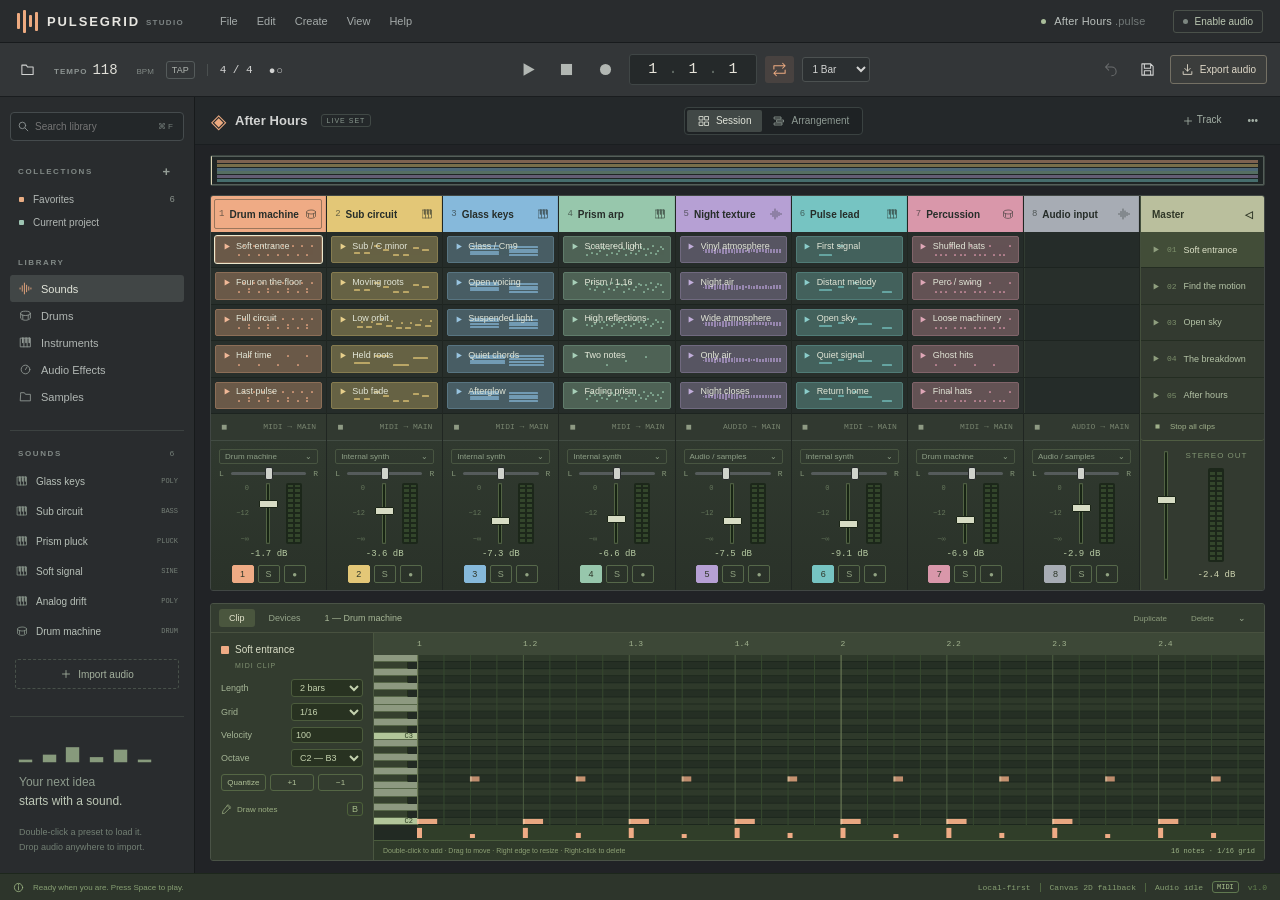
<file: src/studio/upstream/pulsegrid/index.html>
<!doctype html>
<html lang="en"><head><meta charset="utf-8"><meta name="viewport" content="width=device-width,initial-scale=1"><meta name="theme-color" content="#25272a"><title>Pulsegrid — After Hours</title><link rel="icon" href="data:image/svg+xml,%3Csvg xmlns='http://www.w3.org/2000/svg' viewBox='0 0 64 64'%3E%3Crect width='64' height='64' rx='14' fill='%2326292c'/%3E%3Cpath d='M15 24v25M25 15v34M35 23v26M45 12v37' stroke='%23edaa80' stroke-width='5'/%3E%3C/svg%3E"><link rel="stylesheet" href="styles.css"></head>
<body>
<svg aria-hidden="true" class="sprite" xmlns="http://www.w3.org/2000/svg"><defs>
<symbol id="i-play" viewBox="0 0 24 24"><path d="m7 4 14 8-14 8Z" fill="currentColor" stroke="none"/></symbol>
<symbol id="i-stop" viewBox="0 0 24 24"><path d="M5 5h14v14H5Z" fill="currentColor" stroke="none"/></symbol>
<symbol id="i-record" viewBox="0 0 24 24"><circle cx="12" cy="12" r="7" fill="currentColor" stroke="none"/></symbol>
<symbol id="i-search" viewBox="0 0 24 24"><circle cx="10" cy="10" r="6"/><path d="m15 15 5 5"/></symbol>
<symbol id="i-folder" viewBox="0 0 24 24"><path d="M3 7V5h7l2 3h9v12H3Z"/></symbol>
<symbol id="i-grid" viewBox="0 0 24 24"><path d="M3 3h7v7H3Zm11 0h7v7h-7ZM3 14h7v7H3Zm11 0h7v7h-7Z"/></symbol>
<symbol id="i-arrange" viewBox="0 0 24 24"><path d="M3 4h13v4H3Zm5 6h13v4H8ZM3 16h15v4H3Z"/></symbol>
<symbol id="i-wave" viewBox="0 0 24 24"><path d="M2 11v2m4-6v10m4-15v20m4-16v12m4-9v6m4-4v2"/></symbol>
<symbol id="i-key" viewBox="0 0 24 24"><path d="M3 4h18v16H3Zm6 0v16m6-16v16"/><path d="M7 4v8m6-8v8m6-8v8" stroke-width="3"/></symbol>
<symbol id="i-knob" viewBox="0 0 24 24"><circle cx="12" cy="12" r="8"/><path d="m12 12 3-5"/></symbol>
<symbol id="i-drum" viewBox="0 0 24 24"><ellipse cx="12" cy="8" rx="9" ry="4"/><path d="M3 8v9c4 5 14 5 18 0V8M7 11v7m10-7v7"/></symbol>
<symbol id="i-plus" viewBox="0 0 24 24"><path d="M12 5v14M5 12h14"/></symbol>
<symbol id="i-save" viewBox="0 0 24 24"><path d="M4 3h13l4 4v14H3V3Zm3 0v7h10V3M7 21v-7h10v7"/></symbol>
<symbol id="i-download" viewBox="0 0 24 24"><path d="M12 3v12m-5-5 5 5 5-5M4 16v5h16v-5"/></symbol>
<symbol id="i-headphones" viewBox="0 0 24 24"><path d="M4 14V11a8 8 0 0 1 16 0v3M4 13H2v8h5v-8Zm16 0h2v8h-5v-8Z"/></symbol>
<symbol id="i-loop" viewBox="0 0 24 24"><path d="m17 2 4 4-4 4M3 11V6h18M7 22l-4-4 4-4m14-1v5H3"/></symbol>
<symbol id="i-undo" viewBox="0 0 24 24"><path d="M5 8h9a7 7 0 0 1 0 14M9 3 4 8l5 5"/></symbol>
<symbol id="i-mic" viewBox="0 0 24 24"><rect x="8" y="2" width="8" height="13" rx="4"/><path d="M5 10v2a7 7 0 0 0 14 0v-2M12 19v3m-5 0h10"/></symbol>
<symbol id="i-pencil" viewBox="0 0 24 24"><path d="m4 16-1 5 5-1L21 7l-5-5Zm10-12 6 6"/></symbol>
<symbol id="i-info" viewBox="0 0 24 24"><circle cx="12" cy="12" r="9"/><path d="M12 10v7m0-12v2"/></symbol>
</defs></svg>
<div id="app">
<header class="menubar"><a class="brand" href="#" aria-label="Pulsegrid home"><span class="brandmark"><i></i><i></i><i></i><i></i></span>PULSEGRID<span class="edition">STUDIO</span></a><nav aria-label="Application menu"><button data-action="file-menu">File</button><button data-action="edit-menu">Edit</button><button data-action="create-menu">Create</button><button data-action="view-menu">View</button><button data-action="help">Help</button></nav><div class="project-title"><span class="project-dot"></span><span id="project-title">After Hours</span><span class="project-format">.pulse</span></div><button id="audio-enable" class="audio-state" title="Initialize the real audio engine"><span class="status-led"></span>Enable audio</button></header>
<section class="transport" aria-label="Transport">
  <div class="transport-left"><button class="icon-btn" data-action="browser" title="Toggle browser"><svg><use href="#i-folder"/></svg></button><div class="tempo-field"><span>TEMPO</span><input id="tempo" aria-label="Tempo BPM" type="number" min="30" max="300" value="118" step="1"><small>BPM</small></div><button id="tap" title="Tap tempo">TAP</button><span class="time-signature" title="This version uses 4/4 time">4 / 4</span><button id="metronome" title="Metronome" aria-pressed="false" class="metronome"><span>●</span><span>○</span></button></div>
  <div class="transport-center"><button id="play" class="transport-btn" aria-label="Play or pause" title="Play / pause · Space"><svg><use href="#i-play"/></svg></button><button id="stop" class="transport-btn" aria-label="Stop" title="Stop and reset · Shift + Space"><svg><use href="#i-stop"/></svg></button><button id="record" class="transport-btn record" aria-label="Record" title="Record keyboard MIDI, or microphone on an audio track"><svg><use href="#i-record"/></svg></button><div id="position" class="position" title="Bar · Beat · Sixteenth">1 <span>.</span> 1 <span>.</span> 1</div><button id="loop" class="icon-btn active" title="Arrangement loop" aria-pressed="true"><svg><use href="#i-loop"/></svg></button><select id="quantum" title="Clip launch quantization" aria-label="Launch quantization"><option value="4">1 Bar</option><option value="8">2 Bars</option><option value="1">1 Beat</option><option value="0.25">1/16</option><option value="0">None</option></select></div>
  <div class="transport-right"><button id="undo" class="icon-btn" title="Undo · Ctrl/Cmd + Z"><svg><use href="#i-undo"/></svg></button><button id="save" class="icon-btn" title="Save project with samples · Ctrl/Cmd + S"><svg><use href="#i-save"/></svg></button><button id="export" class="export-button"><svg><use href="#i-download"/></svg>Export audio</button></div>
</section>
<div class="workspace">
<aside id="browser" class="browser">
  <div class="search"><svg><use href="#i-search"/></svg><input id="browser-search" placeholder="Search library" aria-label="Search library"><kbd>⌘ F</kbd></div>
  <div class="browser-heading">COLLECTIONS<button data-action="collections" title="About collections">+</button></div><button class="category collection" data-category="Favorites"><i style="background:#e9ad83"></i>Favorites<span>6</span></button><button class="category collection" data-category="Project"><i style="background:#9ec5b3"></i>Current project</button>
  <div class="browser-heading">LIBRARY</div><div id="categories"><button class="category selected" data-category="Sounds"><svg><use href="#i-wave"/></svg>Sounds</button><button class="category" data-category="Drums"><svg><use href="#i-drum"/></svg>Drums</button><button class="category" data-category="Instruments"><svg><use href="#i-key"/></svg>Instruments</button><button class="category" data-category="Audio Effects"><svg><use href="#i-knob"/></svg>Audio Effects</button><button class="category" data-category="Samples"><svg><use href="#i-folder"/></svg>Samples</button></div>
  <div class="browser-heading browser-divider"><span id="library-heading">SOUNDS</span><span id="library-count">6</span></div><div id="library" class="library"></div>
  <button class="import-button" data-action="import"><svg><use href="#i-plus"/></svg>Import audio</button><div class="browser-footer"><span class="tiny-wave">▁ ▃ ▆ ▂ ▅ ▁</span><div>Your next idea<br><strong>starts with a sound.</strong></div><span>Double-click a preset to load it.<br>Drop audio anywhere to import.</span></div>
</aside>
<main class="main-area">
<section class="set-toolbar"><div class="set-heading"><span class="set-icon">◈</span><strong id="set-name">After Hours</strong><span class="set-tag">LIVE SET</span></div><div class="view-switch" role="tablist"><button id="session-tab" role="tab" aria-selected="true" class="selected"><svg><use href="#i-grid"/></svg>Session</button><button id="arrangement-tab" role="tab" aria-selected="false"><svg><use href="#i-arrange"/></svg>Arrangement</button></div><div class="set-tools"><button data-action="add-midi" title="Add a MIDI track"><svg><use href="#i-plus"/></svg>Track</button><button data-action="rename" title="Rename this project">•••</button></div></section>
<div class="overview" id="overview" title="Click to seek in the 16-bar arrangement"><div class="overview-lanes"></div><div class="overview-window"></div><div class="overview-position" id="overview-position"></div></div>
<section id="session" class="session" aria-label="Session clip launcher"><div id="track-grid" class="track-grid"></div><div id="scene-column" class="scene-column"></div></section>
<section id="arrangement" class="arrangement hidden" aria-label="Arrangement timeline"><div class="arrangement-tools"><span>ARRANGEMENT</span><label>Visible bars <select id="timeline-bars"><option value="16">16</option><option value="8">8</option><option value="32">32</option><option value="64">64</option></select></label><button id="automation-toggle" title="Draw volume automation on the selected track">Automation</button><button data-action="arrange-scene" title="Append the selected scene as a four-bar section">+ Append scene</button><span>Drag clips to move · Drag right edge to resize · Double-click empty lane to insert</span></div><div id="arrangement-body" class="arrangement-body"><div id="arrangement-labels" class="arrangement-labels"></div><canvas id="arrangement-canvas" aria-label="Editable arrangement"></canvas><div id="arrangement-ruler" class="arrangement-ruler"></div><div id="arrangement-clip-labels" class="arrangement-clip-labels"></div></div></section>
<section id="detail" class="detail">
  <div class="detail-tabs"><button id="clip-tab" class="selected">Clip</button><button id="devices-tab">Devices</button><span class="detail-track" id="detail-track">1 — Drum machine</span><span class="detail-spacer"></span><button id="duplicate-clip" title="Duplicate the selected clip into the next available slot">Duplicate</button><button id="delete-clip" title="Delete selected clip">Delete</button><button id="detail-toggle" title="Collapse or expand detail editor">⌄</button></div>
  <div id="clip-detail" class="clip-detail"><aside class="clip-properties"><div class="clip-name-line"><i id="clip-color"></i><input id="clip-name" value="Soft entrance" aria-label="Clip name"></div><div class="clip-type" id="clip-type">MIDI CLIP</div><label>Length <select id="clip-length"><option value="4">1 bar</option><option value="8" selected>2 bars</option><option value="16">4 bars</option><option value="32">8 bars</option></select></label><label>Grid <select id="note-grid"><option value="1">1/4</option><option value="0.5">1/8</option><option value="0.25" selected>1/16</option><option value="0.125">1/32</option></select></label><div id="midi-properties"><label>Velocity <input id="velocity" type="number" min="1" max="127" value="100"></label><label>Octave <select id="octave"><option value="36">C2 — B3</option><option value="48" selected>C3 — B4</option><option value="60">C4 — B5</option><option value="24">C1 — B2</option><option value="72">C5 — B6</option></select></label><div class="small-button-row"><button id="quantize-notes">Quantize</button><button id="transpose-up" title="Transpose one semitone">+1</button><button id="transpose-down" title="Transpose one semitone">−1</button></div></div><div id="sample-properties" class="hidden"><label>Start % <input id="trim-start" type="number" min="0" max="99.9" step="0.1"></label><label>End % <input id="trim-end" type="number" min="0.1" max="100" step="0.1"></label><div class="small-button-row"><button id="sample-reverse">Reverse</button><button id="sample-warp">Repitch sync</button></div></div><button id="pencil" class="pencil" title="Draw mode · B"><svg><use href="#i-pencil"/></svg>Draw notes <kbd>B</kbd></button></aside>
  <div class="editor-wrap" id="editor-wrap"><div id="editor-ruler" class="editor-ruler"></div><div id="piano-keys" class="piano-keys"></div><canvas id="editor-canvas" aria-label="Piano roll and sample waveform editor"></canvas><div id="editor-empty" class="editor-empty hidden"><svg><use href="#i-plus"/></svg><strong>An empty space. A new idea.</strong><span>Double-click a clip slot to start, or drop an audio file.</span></div><div class="editor-caption"><span id="editor-hint">Double-click to add a note · Drag to move · Right edge to resize · Right-click to delete</span><span id="editor-info">C minor · 1/16</span></div></div></div>
  <div id="devices-detail" class="devices-detail hidden"></div>
</section>
</main>
</div>
<footer class="statusbar"><div class="status-left"><svg><use href="#i-info"/></svg><span id="status-message">Ready when you are. Press Space to play.</span></div><div class="status-right"><span id="save-status">Local-first</span><span class="status-separator"></span><span id="render-status">Initializing visuals…</span><span class="status-separator"></span><span id="audio-status">Audio idle</span><button id="midi-connect" title="Connect a MIDI input">MIDI</button><span class="version">v1.0</span></div></footer>
</div>
<div id="toast" class="toast" role="status"></div><div id="menu" class="popup-menu hidden"></div>
<dialog id="export-dialog"><form method="dialog"><header><div><span class="eyebrow">MAKE IT REAL</span><h2>Export your sound.</h2></div><button class="dialog-close" value="cancel" aria-label="Close export">×</button></header><p>A stereo WAV, rendered with the same instruments and effects as your live set.</p><label>Render source<select id="export-mode"><option value="session">Current Session clips</option><option value="arrangement">Arrangement</option></select></label><label>Length<select id="export-bars"><option value="2">2 bars</option><option value="4">4 bars</option><option value="8">8 bars</option><option value="16" selected>16 bars</option><option value="32">32 bars</option><option value="64">64 bars</option></select></label><label>Sample rate<select id="export-rate"><option value="44100">44,100 Hz</option><option value="48000" selected>48,000 Hz</option></select></label><label>Bit depth<select id="export-depth"><option value="16">16-bit PCM</option><option value="24" selected>24-bit PCM</option></select></label><label>Effects tail<select id="export-tail"><option value="0">None</option><option value="2" selected>2 seconds</option><option value="5">5 seconds</option><option value="8">8 seconds</option></select></label><div class="export-note">Internal lookahead latency is compensated. Session export starts the active clips together from beat one.</div><progress id="export-progress" value="0" max="1" class="hidden"></progress><button id="start-export" type="button" class="primary">Render WAV <span>↗</span></button><button id="cancel-export" type="button" class="hidden">Cancel rendering</button></form></dialog>
<dialog id="help-dialog"><form method="dialog"><header><div><span class="eyebrow">PULSEGRID STUDIO</span><h2>A space for your next idea.</h2></div><button class="dialog-close" aria-label="Close help">×</button></header><div class="help-columns"><section><h3>Make some noise</h3><p>Press <kbd>Space</kbd> to play. Launch individual clips with their triangle, or a full scene from the right-hand column. Launches wait for the selected quantization boundary.</p><p>Select a clip to edit. Double-click to add a note, drag to move, drag its right edge to resize. Right-click or <kbd>Delete</kbd> removes selected notes. <kbd>B</kbd> toggles drawing.</p><p>The computer keyboard <kbd>A W S E D F T G Y H U J K</kbd> plays C4–C5. <kbd>Z</kbd>/<kbd>X</kbd> changes octave. Web MIDI is available through the bottom MIDI button.</p></section><section><h3>Shape and arrange</h3><p><kbd>Tab</kbd> switches Session and Arrangement. Double-click an empty arrangement lane to insert its selected clip. Drag or resize instances without changing the source. The Automation button edits a track-volume envelope.</p><p>Drop an audio file to create a sample clip. Start and end markers, reverse, gain, and tempo-synced repitch are non-destructive. No phase-vocoder time stretching is claimed.</p><p>On MIDI tracks, Record overdubs keyboard/MIDI notes. On audio tracks, it requests microphone access and captures raw PCM. Monitoring is off by default to prevent feedback.</p></section></div><p class="help-fine">Local-first · No account · No external audio assets · Save embeds samples · Export renders actual audio<br>Independent software inspired by clip-based DAW workflows. Not affiliated with Ableton. No VST/AU hosting, pitch-preserving warping, or hard-real-time browser guarantee.</p><button class="primary">Back to the set</button></form></dialog>
<input id="audio-file" type="file" accept="audio/*,.wav,.aif,.aiff,.mp3,.ogg,.flac,.m4a" multiple hidden><input id="project-file" type="file" accept=".pulse,.json" hidden>
<script type="module" src="app.js"></script>
</body></html>
</file>
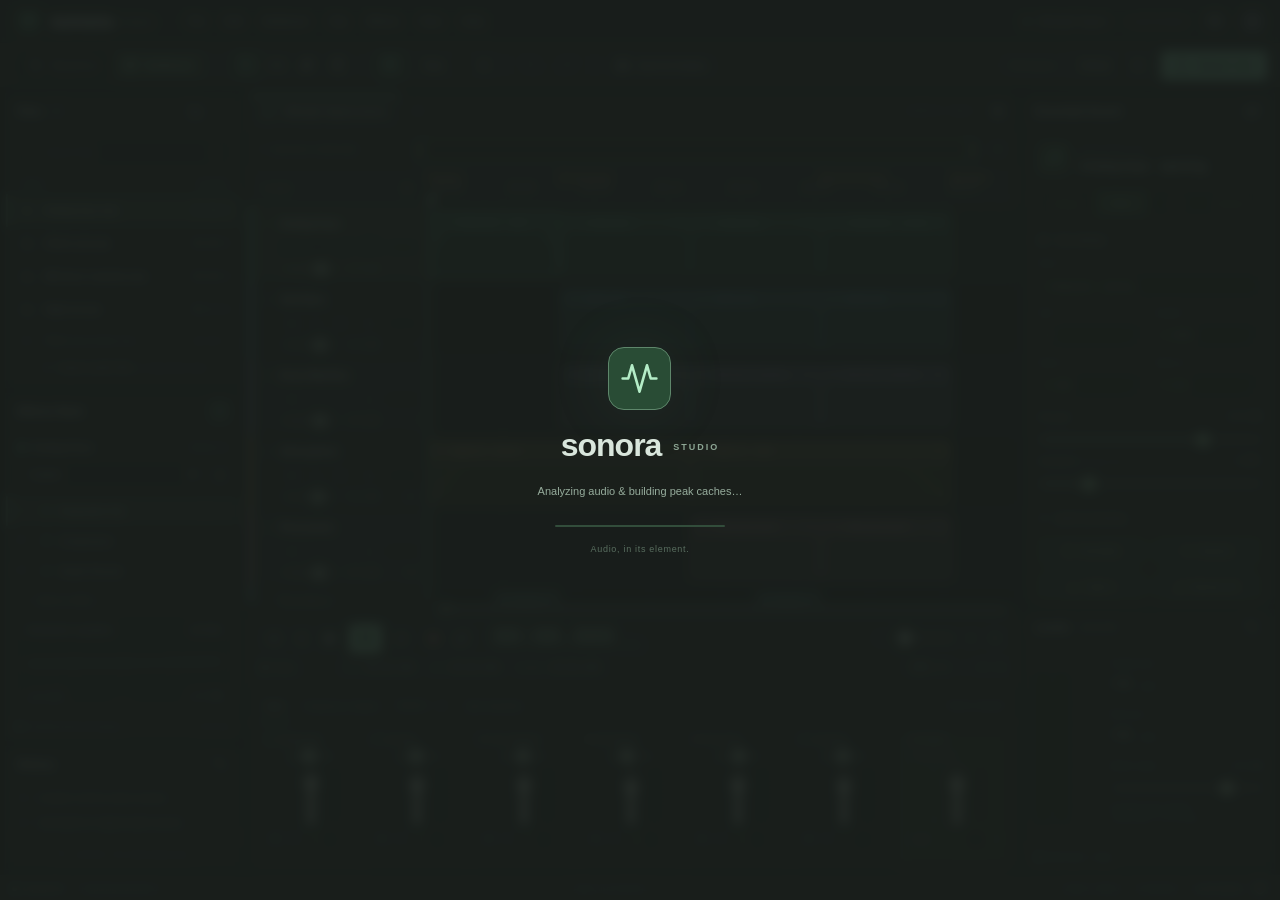
<file: src/studio/upstream/sonora/index.html>
<!doctype html>
<html lang="en">
<head>
<meta charset="utf-8"><meta name="viewport" content="width=device-width, initial-scale=1">
<meta name="theme-color" content="#1e2023"><meta name="description" content="Sonora Studio — a real, local-first audio workstation. Record, edit, mix and master in your browser.">
<title>Sonora Studio — Audio, in its element.</title>
<link rel="icon" type="image/svg+xml" href="assets/icon.svg"><link rel="stylesheet" href="styles.css">
</head>
<body>
<div class="application" id="app">
  <header class="appbar">
    <a class="brand" href="#" aria-label="Sonora Studio" id="brand"><span class="brand-mark"><svg viewBox="0 0 24 24"><path d="M3 12h3l2-7 4 14 4-14 2 7h3"/></svg></span><span>sonora<span class="brand-suffix">STUDIO</span></span></a>
    <nav class="main-menu" aria-label="Main menu"><button data-menu="File">File</button><button data-menu="Edit">Edit</button><button data-menu="Multitrack">Multitrack</button><button data-menu="Clip">Clip</button><button data-menu="Effects">Effects</button><button data-menu="View">View</button><button data-menu="Help">Help</button></nav>
    <div class="session-caption"><span class="saved-dot"></span><span id="session-caption">Midnight Signal</span><span class="caption-divider">/</span><span>Local session</span></div>
    <button class="icon-btn" data-action="shortcuts" title="Keyboard shortcuts (?)" data-icon="keyboard" aria-label="Keyboard shortcuts"></button><span class="local-avatar" title="Your audio stays on this device">S</span>
  </header>
  <div class="toolbar">
    <div class="mode-switch"><button data-mode="waveform" data-icon="wave">Waveform</button><button data-mode="multitrack" class="active" data-icon="tracks">Multitrack</button></div>
    <span class="divider"></span>
    <div class="tool-group" role="toolbar" aria-label="Editing tools"><button class="icon-btn active" data-tool="move" data-icon="cursor" title="Move tool (V)" aria-label="Move tool"></button><button class="icon-btn" data-tool="range" data-icon="range" title="Time selection (T)" aria-label="Time selection tool"></button><button class="icon-btn" data-tool="razor" data-icon="razor" title="Razor tool (R)" aria-label="Razor tool"></button><button class="icon-btn" data-tool="hand" data-icon="hand" title="Hand tool (H)" aria-label="Hand tool"></button></div>
    <span class="divider"></span><button class="icon-btn active" id="snap-button" data-action="snap" data-icon="magnet" title="Snap to grid (S)" aria-label="Toggle snapping"></button><select id="grid-select" aria-label="Snap grid"><option value="beat">Beat</option><option value="bar">Bar</option><option value="half">½ beat</option><option value="time">0.1 sec</option></select>
    <span class="divider"></span><button class="icon-btn" id="undo-button" data-action="undo" data-icon="undo" title="Undo (⌘/Ctrl Z)" aria-label="Undo"></button><button class="icon-btn" id="redo-button" data-action="redo" data-icon="redo" title="Redo (⌘/Ctrl Shift Z)" aria-label="Redo"></button>
    <span class="divider optional"></span><button class="toolbar-button optional" data-action="spectral" data-icon="spectrum" id="spectral-button">Spectral display</button>
    <div class="toolbar-spacer"></div><span class="workspace-label">Workspace</span><select id="workspace-select" aria-label="Workspace"><option value="default">Default</option><option value="editing">Editing</option><option value="mixing">Mixing</option></select>
    <button class="export-button" data-action="export" data-icon="export">Export mix</button>
  </div>
  <main class="workspace" id="workspace">
    <aside class="left-column">
      <section class="panel files-panel"><div class="panel-heading"><h2>Files <span id="file-count" class="count">0</span></h2><div class="heading-actions"><button class="icon-btn" data-action="import" data-icon="folderplus" title="Import audio" aria-label="Import audio"></button><button class="icon-btn" data-action="new" data-icon="more" title="New session" aria-label="New session"></button></div></div>
        <label class="search-field"><span data-icon="search"></span><input id="file-search" placeholder="Search files" aria-label="Search audio files"><kbd>⌘ I</kbd></label>
        <div class="file-table-head"><span>Name</span><span>Duration</span></div><div id="file-list" class="file-list"></div>
        <button class="file-import" data-action="import" data-icon="plus">Import audio files<span>or drop them here</span></button>
      </section>
      <section class="panel effects-panel"><div class="panel-heading"><h2>Effects Rack</h2><button class="icon-btn" id="rack-power" data-action="rack-power" data-icon="power" title="Bypass or enable all track effects" aria-label="Bypass effects rack"></button></div><div class="rack-target"><span class="mini-dot" id="rack-color"></span><span id="rack-track-name">Analog Keys</span><span class="tiny-tag">TRACK FX</span></div>
        <div class="preset-row"><select id="rack-preset" aria-label="Effects preset"><option value="custom">Custom</option><option value="clean">Clean slate</option><option value="warm">Warm & spacious</option><option value="voice">Voice clarity</option><option value="ambient">Ambient wash</option><option value="punch">Punch & presence</option></select><button class="icon-btn" data-action="add-effect" data-icon="plus" title="Add effect" aria-label="Add effect"></button></div>
        <div id="effects-list" class="effects-list"></div><button class="add-effect" data-action="add-effect" data-icon="plus">Add an effect</button>
        <div id="effect-detail" class="effect-detail"></div><div class="rack-footer"><span class="mini-led"></span>Nondestructive processing<span id="rack-latency">32-bit float</span></div>
      </section>
      <section class="panel history-panel"><div class="panel-heading"><h2>History</h2><button class="icon-btn" data-action="undo" data-icon="undo" title="Undo last edit" aria-label="Undo last edit"></button></div><div id="history-list" class="history-list"></div><div class="history-footer"><span data-icon="shield"></span>Local-first. Your audio stays yours.</div></section>
    </aside>
    <section class="center-column">
      <div class="editor-heading"><div class="editor-tab"><span data-icon="tracks"></span><span id="editor-title">Midnight Signal.sonora</span><span id="dirty-indicator" title="Unsaved edits"></span></div><button class="icon-btn" data-action="add-track" data-icon="plus" title="Add track" aria-label="Add track"></button><div class="editor-heading-right"><span id="session-format">48,000 Hz · Stereo</span><button class="icon-btn" data-action="session" data-icon="settings" title="Session settings" aria-label="Session settings"></button></div></div>
      <div class="navigator-row"><div class="navigator-caption"><span class="mini-led"></span>SESSION OVERVIEW</div><div class="navigator" id="navigator"><canvas id="overview-canvas"></canvas><div id="overview-window"></div></div><button class="icon-btn" data-action="fit" data-icon="fit" title="Fit session (F)" aria-label="Fit session"></button></div>
      <div class="timeline-area" id="timeline-area">
        <div class="timeline-ruler"><div class="track-ruler"><span id="track-count">6 tracks</span><button class="icon-btn" data-action="add-track" data-icon="plus" title="Add track" aria-label="Add track"></button></div><div id="ruler" class="ruler"><div id="ruler-ticks"></div><div id="marker-layer"></div><div class="ruler-playhead" id="ruler-playhead"></div></div></div>
        <div class="timeline-scroll" id="timeline-scroll"><div class="timeline-content" id="timeline-content"><div class="track-headers" id="track-headers"></div><div class="lane-wrap" id="lane-wrap"><div id="grid-lanes"></div><div id="clip-layer" class="clip-layer"></div><canvas id="spectral-canvas" class="spectral-canvas"></canvas><canvas id="wave-canvas" class="wave-canvas"></canvas><svg id="automation-layer" class="automation-layer"></svg><div id="range-selection" class="range-selection"></div><div id="spectral-selection" class="spectral-selection"></div><div class="playhead" id="playhead"><span></span></div></div></div></div>
        <div class="horizontal-scroll"><input id="timeline-pan" type="range" min="0" max="1000" value="0" aria-label="Pan timeline"></div>
        <div id="drop-indicator" class="drop-indicator"><span data-icon="import"></span>Drop audio into your session</div>
      </div>
      <div class="transport"><div class="transport-top"><div class="transport-controls"><button class="icon-btn" data-action="start" data-icon="skipback" title="Go to start (Home)" aria-label="Go to start"></button><button class="icon-btn" data-action="back" data-icon="back" title="Previous marker / 5 seconds back" aria-label="Previous marker"></button><button class="icon-btn stop-button" data-action="stop" data-icon="stop" title="Stop (Esc)" aria-label="Stop"></button><button class="play-button" id="play-button" data-action="play" data-icon="play" title="Play / pause (Space)" aria-label="Play"></button><button class="icon-btn" data-action="forward" data-icon="forward" title="Next marker / 5 seconds forward" aria-label="Next marker"></button><button class="icon-btn" id="record-button" data-action="record" data-icon="record" title="Record microphone (Shift R)" aria-label="Record microphone"></button><button class="icon-btn" id="loop-button" data-action="loop" data-icon="loop" title="Loop selected time (L)" aria-label="Loop"></button></div><button class="time-display" id="time-display" title="Click to go to a time" data-action="goto">00:00.000</button><span class="time-unit">min:sec</span><div class="transport-spacer"></div><div class="zoom-control"><button class="icon-btn" data-action="zoom-out" data-icon="minus" title="Zoom out (−)" aria-label="Zoom out"></button><input id="zoom-slider" type="range" min="0" max="100" value="0" aria-label="Timeline zoom"><button class="icon-btn" data-action="zoom-in" data-icon="plus" title="Zoom in (+)" aria-label="Zoom in"></button><button class="icon-btn" data-action="fit" data-icon="fit" title="Fit session (F)" aria-label="Fit session"></button></div></div>
        <div class="transport-bottom"><span id="transport-state"><span class="mini-led"></span>Ready</span><span class="selection-field">Start <b id="selection-start">00:00.000</b></span><span class="selection-field">End <b id="selection-end">00:00.000</b></span><span class="selection-field">Duration <b id="selection-duration">00:00.000</b></span><div class="transport-spacer"></div><button class="tempo-button" data-action="session"><span id="tempo-value">108</span> BPM <span class="time-signature">4 / 4</span></button></div>
      </div>
      <section class="bottom-dock"><div class="dock-tabs" role="tablist"><button data-dock="mixer" class="active" role="tab" aria-selected="true">Mixer</button><button data-dock="spectrum" role="tab" aria-selected="false">Frequency Analysis</button><button data-dock="markers" role="tab" aria-selected="false">Markers <span id="marker-count" class="count">3</span></button><button data-dock="properties" role="tab" aria-selected="false">Clip Properties</button><div class="dock-tab-spacer"></div><span id="dock-info">TRACK MIXER</span></div><div class="dock-body"><div id="mixer-pane" class="dock-pane active"><div id="mixer-strips" class="mixer-strips"></div></div><div id="spectrum-pane" class="dock-pane"><canvas id="spectrum-canvas"></canvas><div class="spectrum-caption">Hann window · FFT 4096 live / 2048 source · dBFS</div></div><div id="markers-pane" class="dock-pane"><div class="marker-toolbar"><span>Navigate the moments that matter.</span><button data-action="add-marker" class="small-button" data-icon="plus">Add marker</button></div><div id="markers-list"></div></div><div id="properties-pane" class="dock-pane"><div id="clip-properties"></div></div></div></section>
    </section>
    <aside class="right-column"><section class="panel essential-panel"><div class="panel-heading"><h2>Essential Sound</h2><button class="icon-btn" data-action="properties" data-icon="sliders" title="Clip properties" aria-label="Clip properties"></button></div><div class="essential-body" id="essential-body"></div></section>
      <section class="panel levels-panel"><div class="panel-heading"><h2>Levels</h2><span class="tiny-tag">MASTER</span><button class="icon-btn" data-action="reset-peaks" data-icon="reset" title="Reset held peaks" aria-label="Reset held peaks"></button></div><div class="levels-main"><div class="meter-pair"><div class="meter-column"><div class="clip-led" id="clip-led-l"></div><div class="meter-well"><div class="meter-fill" id="meter-l"></div><div class="meter-hold" id="hold-l"></div></div><span>L</span></div><div class="meter-column"><div class="clip-led" id="clip-led-r"></div><div class="meter-well"><div class="meter-fill" id="meter-r"></div><div class="meter-hold" id="hold-r"></div></div><span>R</span></div><div class="meter-scale"><span>0</span><span>−6</span><span>−12</span><span>−18</span><span>−24</span><span>−36</span><span>−48</span><span>−60</span></div></div><div class="meter-stats"><label>Sample peak</label><strong id="peak-readout">−∞ <small>dBFS</small></strong><label>RMS level</label><strong id="rms-readout">−∞ <small>dBFS</small></strong><div class="master-gain-label"><label>Master output</label><span id="master-gain-text">−3.0 dB</span></div><input type="range" id="master-gain" min="-60" max="12" step="0.1" value="-3" aria-label="Master output gain"><p>Post-fader stereo metering<br><span>Sample peaks, not true peaks</span></p></div></div><div class="levels-footer"><span class="mini-led"></span><span id="audio-backend">Web Audio · ready</span></div></section>
    </aside>
  </main>
  <footer class="statusbar"><span class="engine-status"><span class="mini-led"></span><b id="renderer-backend">Initializing renderer</b></span><span class="status-separator"></span><span id="render-stats">Preparing waveforms</span><span class="status-center" id="status-message">Audio, in its element.</span><span id="asset-format">48 kHz</span><span class="status-separator"></span><span>32-bit float</span><span class="status-separator"></span><span id="save-state">Local session</span><span data-icon="shield"></span></footer>
</div>
<input type="file" id="file-input" accept="audio/*,.wav,.wave,.mp3,.flac,.aif,.aiff,.m4a,.ogg,.opus,.sonora,.json" multiple hidden>
<div id="menu-popup" class="menu-popup" hidden></div><div id="toast-container" class="toast-container" aria-live="polite"></div>
<dialog id="dialog" class="dialog"></dialog>
<div class="loading-overlay" id="loading-overlay"><div class="loading-card"><div class="loading-logo"><svg viewBox="0 0 24 24"><path d="M3 12h3l2-7 4 14 4-14 2 7h3"/></svg></div><h1>sonora <span>STUDIO</span></h1><p id="loading-message">Building your sound space…</p><div class="loading-line"></div><span>Audio, in its element.</span></div></div>
<script type="module" src="src/app.js"></script>
</body></html>
</file>
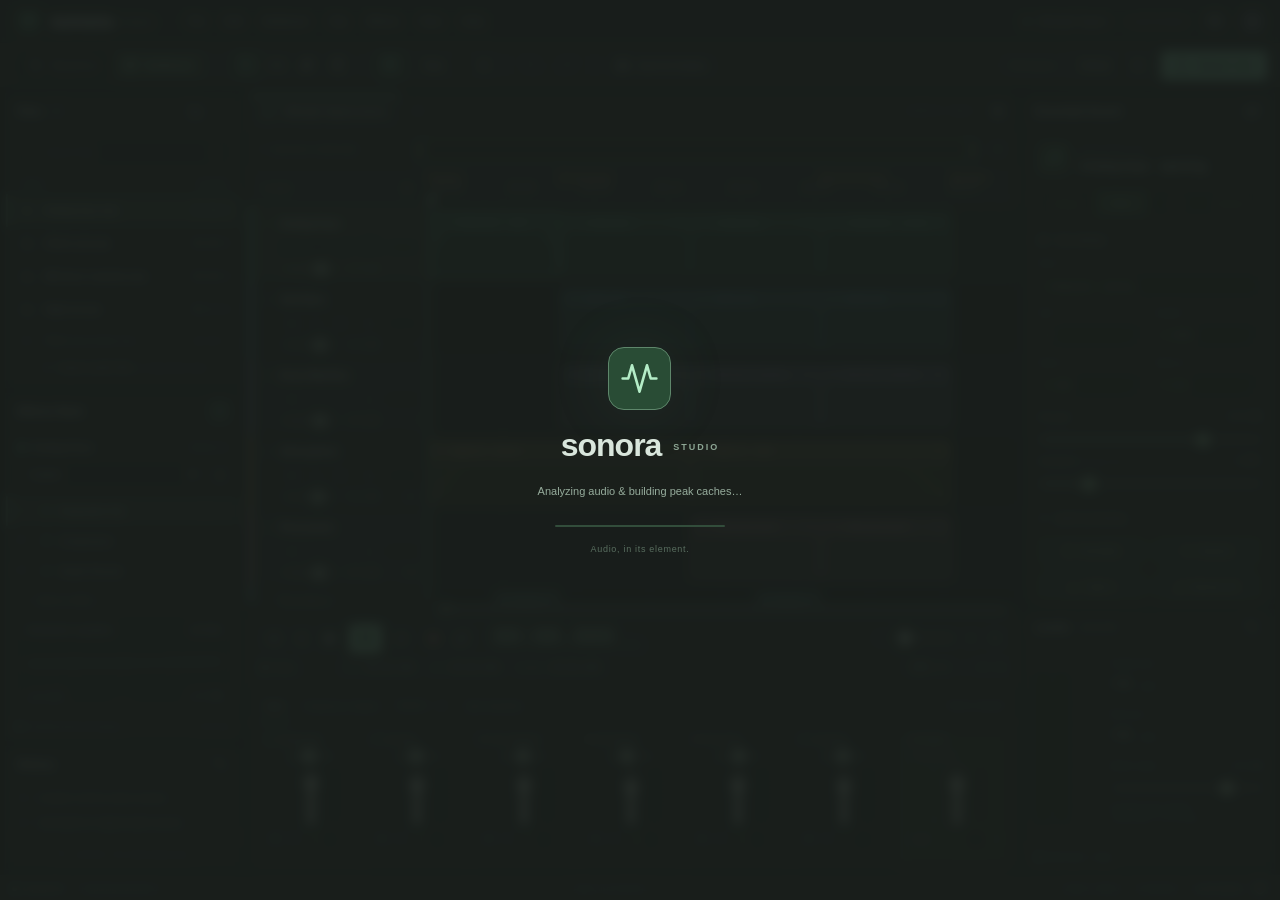
<file: src/studio/upstream/sonora/dist/sonora-studio.html>
<!doctype html>
<html lang="en">
<head>
<meta charset="utf-8"><meta name="viewport" content="width=device-width, initial-scale=1">
<meta name="theme-color" content="#1e2023"><meta name="description" content="Sonora Studio — a real, local-first audio workstation. Record, edit, mix and master in your browser.">
<title>Sonora Studio — Audio, in its element.</title>
<link rel="icon" type="image/svg+xml" href="data:image/svg+xml,%3Csvg%20xmlns%3D%22http%3A%2F%2Fwww.w3.org%2F2000%2Fsvg%22%20viewBox%3D%220%200%2064%2064%22%3E%3Crect%20width%3D%2264%22%20height%3D%2264%22%20rx%3D%2216%22%20fill%3D%22%23132d29%22%2F%3E%3Cpath%20d%3D%22M10%2032h8l5-18%2010%2036%2010-36%205%2018h7%22%20stroke%3D%22%238ce5bc%22%20stroke-width%3D%224%22%20stroke-linecap%3D%22round%22%20stroke-linejoin%3D%22round%22%20fill%3D%22none%22%2F%3E%3C%2Fsvg%3E%0A"><style>
:root{color-scheme:dark;--bg:#191b1e;--panel:#242629;--panel-deep:#202225;--panel-raised:#2b2d31;--line:#34363b;--line-soft:#2c2e32;--text:#d9dbdf;--muted:#90949d;--dim:#646972;--accent:#8ad8b5;--accent-strong:#a4ebca;--accent-bg:#30463e;--input:#1e2023;--track-width:180px;--row-height:76px;--font:Inter,-apple-system,BlinkMacSystemFont,"Segoe UI",sans-serif;--mono:"SFMono-Regular",Consolas,"Liberation Mono",monospace}
*{box-sizing:border-box}html,body{margin:0;width:100%;height:100%;overflow:hidden}body{font:11px var(--font);background:var(--bg);color:var(--text);-webkit-font-smoothing:antialiased}button,input,select{font:inherit}button{color:inherit;cursor:pointer;border:0;background:none;white-space:nowrap}button:disabled{opacity:.28;cursor:default}button:not(:disabled):hover{background:#ffffff09}button:focus-visible,select:focus-visible,input:focus-visible,a:focus-visible{outline:2px solid var(--accent);outline-offset:2px}button,select,input{border-radius:4px}input,select{color:var(--text);background:var(--input);border:1px solid var(--line);padding:5px 7px;min-width:0}select{padding-right:18px;max-width:100%;height:27px;cursor:pointer}input[type=range]{padding:0;accent-color:var(--accent);height:3px;cursor:pointer;border:0;outline-offset:6px}input[type=number]{font-family:var(--mono);appearance:textfield;-moz-appearance:textfield}input[type=number]::-webkit-inner-spin-button{opacity:0}input[type=checkbox]{accent-color:var(--accent)}svg.icon{width:16px;height:16px;display:inline-block;flex-shrink:0;vertical-align:middle;stroke:currentColor;stroke-width:1.65;fill:none;stroke-linecap:round;stroke-linejoin:round}button>.icon{margin-right:6px}button.icon-btn>.icon{margin:0}.icon-btn{display:inline-flex;align-items:center;justify-content:center;width:29px;height:29px;padding:5px;flex-shrink:0;color:#b3b7bf}.icon-btn:hover{color:#fff}.icon-btn.active{color:var(--accent);background:var(--accent-bg)}.application{height:100dvh;display:grid;grid-template-rows:43px 45px minmax(0,1fr) 25px}.appbar{display:flex;align-items:center;gap:12px;background:#202225;padding:0 16px;border-bottom:1px solid #141618;min-width:0}.brand{text-decoration:none;color:#e9ecef;display:flex;align-items:center;gap:9px;font-size:20px;letter-spacing:-.8px;font-weight:650;line-height:1}.brand-mark{width:25px;height:25px;display:flex;background:#29463a;color:#b0f0d0;border:1px solid #416952;border-radius:7px;align-items:center;justify-content:center}.brand-mark svg{width:20px;fill:none;stroke:currentColor;stroke-width:1.65;stroke-linejoin:round;stroke-linecap:round}.brand-suffix{font-size:7px;letter-spacing:1.7px;margin-left:5px;color:#aaaeb6;vertical-align:middle}.main-menu{display:flex;align-items:center;gap:1px;margin-left:13px}.main-menu button{padding:6px 9px;font-size:11px;color:#bfc2c8}.main-menu button.active{background:var(--panel-raised)}.session-caption{margin-left:auto;display:flex;gap:9px;align-items:center;font-size:10px;color:var(--dim);white-space:nowrap;overflow:hidden}.session-caption #session-caption{color:#a6aab2;max-width:160px;overflow:hidden;text-overflow:ellipsis}.saved-dot{width:5px;height:5px;border-radius:50%;background:var(--accent)}.caption-divider{color:#494c54}.local-avatar{width:23px;height:23px;background:#484658;color:#d4cdee;display:grid;place-items:center;border-radius:50%;font-size:10px}.toolbar{display:flex;align-items:center;gap:7px;padding:0 13px;background:#282a2e;border-bottom:1px solid #141619}.mode-switch{display:flex;background:#1d1f22;border:1px solid #393b40;border-radius:5px;padding:2px}.mode-switch button{display:flex;align-items:center;justify-content:center;height:27px;padding:0 12px;gap:1px;color:#9da1aa;font-size:11px}.mode-switch button.active{color:var(--accent-strong);background:#354139;box-shadow:0 1px 2px #0005}.mode-switch svg{width:15px}.divider{height:21px;width:1px;background:#42444b;margin:0 5px;flex-shrink:0}.tool-group{display:flex;gap:2px}.tool-group .icon-btn{height:28px;width:28px}.toolbar-button{display:flex;align-items:center;padding:7px 8px;color:#b6bbc4;font-size:10px}.toolbar-button.active{color:var(--accent);background:#364039}.toolbar select{height:27px;background:#25272b;border-color:#44464d;font-size:10px}.toolbar-spacer{flex:1}.workspace-label{color:var(--dim);font-size:10px;margin-right:2px}.export-button{display:flex;align-items:center;justify-content:center;background:#94dcbb;color:#142e24;font-weight:650;height:29px;padding:0 12px;margin-left:8px;gap:1px;border:1px solid #a5e8c7}.export-button:not(:disabled):hover{background:#b0f3d3}.workspace{display:grid;grid-template-columns:238px minmax(380px,1fr) 252px;gap:5px;padding:5px;background:#17191c;min-height:0}.left-column{display:grid;grid-template-rows:minmax(190px,38%) minmax(250px,1fr) minmax(92px,16%);gap:5px;min-height:0;min-width:0}.panel{background:var(--panel);border:1px solid #303237;min-height:0;min-width:0;overflow:hidden}.panel-heading{height:35px;display:flex;align-items:center;justify-content:space-between;padding:0 11px;border-bottom:1px solid var(--line-soft);flex-shrink:0}.panel-heading h2{font-size:11px;font-weight:560;letter-spacing:.05px;margin:0;display:flex;align-items:center;gap:7px}.panel-heading .icon-btn{width:23px;height:24px;color:var(--muted)}.heading-actions{display:flex;gap:2px}.count{font-size:9px;border:1px solid #45484e;line-height:14px;min-width:16px;padding:0 4px;text-align:center;border-radius:4px;color:#9fa4ae;font-weight:400}.files-panel{display:flex;flex-direction:column}.search-field{display:flex;align-items:center;margin:10px 10px 7px;padding:0 8px;height:27px;background:#1e2023;border:1px solid #383b41;border-radius:4px;color:#727781}.search-field .icon{width:13px;height:13px}.search-field input{background:none;border:none;flex:1;font-size:10px;padding:4px 6px;outline:none}.search-field input::placeholder{color:#747984}.search-field kbd{font:9px var(--font);color:#666b75;white-space:nowrap}.file-table-head{display:flex;justify-content:space-between;padding:5px 12px 6px 15px;font-size:9px;color:#717782}.file-list{overflow-y:auto;flex:1;min-height:35px}.file-row{display:grid;grid-template-columns:18px 1fr 41px;align-items:center;gap:6px;min-height:33px;padding:5px 12px;cursor:pointer;border-left:2px solid transparent}.file-row:hover{background:#ffffff05}.file-row.selected{background:#303c36;border-left-color:var(--accent)}.file-row .icon{width:14px;height:14px;color:var(--muted)}.file-name{font-size:10px;white-space:nowrap;text-overflow:ellipsis;overflow:hidden}.file-duration{font:9px var(--mono);color:#8f959f;text-align:right}.file-import{font-size:10px;display:flex;align-items:center;justify-content:center;flex-wrap:wrap;gap:3px;padding:11px 5px;color:#9aaba2;border-top:1px solid var(--line-soft);margin-top:5px;border-radius:0;min-height:40px}.file-import .icon{width:13px;height:13px;margin-right:2px}.file-import>span:last-child{font-size:9px;color:#616872}.effects-panel{display:flex;flex-direction:column}.rack-target{display:flex;align-items:center;gap:7px;padding:12px 12px 9px;font-size:11px}.mini-dot{width:7px;height:7px;background:var(--accent);border-radius:2px;flex-shrink:0}.tiny-tag{font-size:8px;color:#838a95;letter-spacing:.7px;font-weight:550}.rack-target .tiny-tag{margin-left:auto;font-size:7px;color:#767e87;letter-spacing:.8px}.rack-target #rack-track-name{overflow:hidden;text-overflow:ellipsis;white-space:nowrap}.preset-row{display:flex;gap:6px;padding:0 10px 9px}.preset-row select{flex:1;font-size:10px;height:25px}.preset-row .icon-btn{width:25px;height:25px;border:1px solid #41434a}.effects-list{max-height:162px;overflow-y:auto;flex-shrink:0}.effect-row{height:30px;display:grid;grid-template-columns:19px 24px 1fr 22px 18px;align-items:center;padding:0 8px;color:#bfc3ca;border-left:2px solid transparent;cursor:pointer}.effect-row:hover{background:#2b2e32}.effect-row.selected{border-left-color:var(--accent);background:#303633}.effect-row.off{opacity:.5}.effect-number{font:9px var(--mono);color:#6d747d}.effect-row .icon-btn{height:22px;width:22px}.effect-row .icon-btn .icon{height:12px;width:12px}.effect-power{color:var(--accent)}.effect-title{font-size:10px;text-overflow:ellipsis;overflow:hidden;white-space:nowrap}.effect-row .remove-fx{opacity:0;color:#a9a2a4}.effect-row:hover .remove-fx{opacity:1}.add-effect{font-size:10px;display:flex;align-items:center;padding:8px 12px;color:#787f89;flex-shrink:0}.add-effect .icon{width:12px;height:12px}.effect-detail{background:#202326;overflow-y:auto;margin:0 9px 8px;border:1px solid #363a3f;border-radius:4px;padding:10px;flex:1;min-height:55px}.effect-detail:empty{display:none}.effect-detail-title{font-size:9px;color:#9da5ae;font-weight:550;margin-bottom:12px;display:flex;justify-content:space-between}.effect-control{margin:11px 0 14px}.effect-control:last-child{margin-bottom:5px}.control-label{display:flex;align-items:center;justify-content:space-between;color:#868f99;font-size:9px;margin-bottom:8px}.control-label output{font:9px var(--mono);color:#bec9c3}.effect-control input{width:100%;display:block;height:2px}.eq-mini{height:33px;width:100%;border-bottom:1px solid #344039;display:block;margin-bottom:8px}.rack-footer{padding:9px 10px;font-size:8px;color:#747d83;display:flex;align-items:center;gap:5px;white-space:nowrap}.rack-footer>span:last-child{margin-left:auto;font-size:8px;color:#67736d}.mini-led{width:5px;height:5px;border-radius:50%;background:#8ecfaf;display:inline-block;flex-shrink:0;box-shadow:0 0 5px #76c59b20}.history-panel{display:flex;flex-direction:column}.history-list{overflow:auto;flex:1;padding:4px 0}.history-row{display:flex;align-items:center;gap:8px;padding:6px 11px;font-size:9px;color:#969ba5}.history-row.active{background:#2d3430;color:#b7d3c3}.history-row .icon{width:12px;height:12px;color:#6c7873}.history-row time{margin-left:auto;font:8px var(--mono);color:#65716c}.history-footer{display:flex;align-items:center;justify-content:center;gap:5px;font-size:8px;color:#626c72;padding:9px 4px;border-top:1px solid #2f3337}.history-footer .icon{height:11px;width:11px}.center-column{border:1px solid #35383c;display:grid;grid-template-rows:34px 43px minmax(155px,1fr) 76px 180px;background:#232529;min-width:0;min-height:0}.editor-heading{display:flex;align-items:center;border-bottom:1px solid #16181a;background:#24262a;padding:0 5px 0 0}.editor-tab{height:34px;display:flex;align-items:center;gap:8px;border-top:2px solid var(--accent);background:#2b2e32;padding:0 14px;color:#d0d6d9;font-size:10px;max-width:70%;white-space:nowrap;overflow:hidden}.editor-tab .icon{width:13px;height:13px;color:#8cbca6}.editor-tab #editor-title{overflow:hidden;text-overflow:ellipsis}.editor-tab #dirty-indicator{width:4px;height:4px;border-radius:50%;background:#b6c7bd;display:none;flex-shrink:0}.editor-heading>.icon-btn{color:#747b84;margin-left:4px;height:25px}.editor-heading-right{margin-left:auto;display:flex;align-items:center;gap:10px;font-size:8px;color:#727c85}.editor-heading-right .icon-btn{height:24px}.navigator-row{display:flex;align-items:center;padding:8px 8px 8px 11px;gap:10px;border-bottom:1px solid #393c41;background:#25272b;min-width:0}.navigator-caption{display:flex;align-items:center;gap:7px;font-size:7px;font-weight:600;letter-spacing:1px;white-space:nowrap;width:145px;color:#7d8789;flex-shrink:0}.navigator-caption .mini-led{width:4px;height:4px;opacity:.5}.navigator{height:25px;position:relative;flex:1;min-width:0;overflow:hidden;background:#1b201e;border:1px solid #3c4840;border-radius:3px;cursor:crosshair}.navigator canvas{width:100%;height:100%;display:block;opacity:.6}.navigator #overview-window{position:absolute;top:0;bottom:0;left:0;right:0;background:#9cdbb90b;border:1px solid #8db9a188;border-radius:2px;pointer-events:none}.navigator #overview-window:before,.navigator #overview-window:after{content:"";width:3px;height:12px;background:#80988a;position:absolute;top:5px;border-radius:2px}.navigator #overview-window:before{left:2px}.navigator #overview-window:after{right:2px}.navigator-row>.icon-btn{height:22px;width:22px;color:#7d858e}.timeline-area{display:grid;grid-template-rows:35px minmax(0,1fr) 10px;position:relative;overflow:hidden;background:#1c1e21}.timeline-ruler{display:flex;border-bottom:1px solid #41444c;background:#282b2f;min-width:0;z-index:10}.track-ruler{width:var(--track-width);border-right:1px solid #16181b;display:flex;align-items:center;padding:0 10px 0 12px;justify-content:space-between;font-size:9px;color:#78818c;flex-shrink:0}.track-ruler .icon-btn{height:22px;width:22px}.ruler{flex:1;position:relative;overflow:hidden;cursor:crosshair}.ruler-tick{position:absolute;bottom:0;height:9px;border-left:1px solid #70777e55;color:#a2aab3;font:9px var(--mono);pointer-events:none}.ruler-tick.major{height:13px}.ruler-tick>span{position:absolute;left:5px;bottom:12px;white-space:nowrap;font-size:9px}.marker-flag{position:absolute;top:0;height:14px;display:flex;gap:3px;align-items:center;color:#d0b985;background:#6d573f3b;border-radius:0 0 3px 0;font-size:8px;padding:0 5px 0 4px;cursor:pointer;border-left:2px solid #b5965f;max-width:95px;overflow:hidden;white-space:nowrap}.ruler-playhead{position:absolute;width:11px;height:11px;bottom:-1px;background:#a7e9c6;clip-path:polygon(0 0,100% 0,100% 45%,50% 100%,0 45%);z-index:12;transform:translateX(-5px);pointer-events:none}.timeline-scroll{overflow:auto;position:relative;overscroll-behavior:contain;scrollbar-width:thin;scrollbar-color:#454b50 #1c1f23;min-height:0}.timeline-content{position:relative;min-height:100%}.track-headers{position:absolute;width:var(--track-width);left:0;top:0;z-index:7;border-right:1px solid #101315;background:#272a2e;min-height:100%}.track-header{height:var(--row-height);border-bottom:1px solid #191c1f;border-left:3px solid var(--track-color);padding:9px 10px 6px 10px;position:relative;cursor:default;background:#292c30}.track-header:nth-child(even){background:#25292c}.track-header.selected{background:#303733}.track-header-top{display:flex;align-items:center;gap:7px;height:17px}.track-number{font:8px var(--mono);color:#6f797d;min-width:11px}.track-title{font-size:10px;font-weight:550;white-space:nowrap;text-overflow:ellipsis;overflow:hidden;flex:1;cursor:text}.track-menu{width:17px;height:17px;color:#717d80;padding:0}.track-menu .icon{width:12px;height:12px;margin:0}.track-buttons{display:flex;align-items:center;gap:4px;margin:6px 0 7px 19px}.square-button{height:19px;min-width:21px;font-size:8px;font-weight:650;line-height:18px;text-align:center;background:#1e2225;border:1px solid #40484a;border-radius:3px;color:#99a3a7;padding:0 5px}.square-button.active.mute{background:#bda354;color:#242211;border-color:#e0c874}.square-button.active.solo{background:#75b8ca;color:#143139;border-color:#a3d0dd}.square-button.active.arm{background:#b75257;color:#fce0e3;border-color:#c7767b}.square-button.fx{font-size:7px;color:#8cbd9f;margin-left:3px}.track-meter{height:3px;background:#14191a;margin-left:3px;flex:1;max-width:43px;position:relative;overflow:hidden}.track-meter span{display:block;height:100%;width:0;background:#80cfa4;transition:width .08s}.track-bottom{display:flex;align-items:center;font-size:8px;color:#758085;gap:6px;margin-left:19px}.track-bottom input[type=range]{width:53px;accent-color:#879c91;height:2px}.track-bottom .track-gain-value{font:8px var(--mono);min-width:33px;color:#aeb9b3}.track-pan-value{font:8px var(--mono);margin-left:auto;color:#727f85}.lane-wrap{position:relative;margin-left:var(--track-width);min-height:100%;overflow:hidden;touch-action:none}.grid-lane{height:var(--row-height);border-bottom:1px solid #373a3e;position:relative;background-color:#1d2023;background-image:linear-gradient(to right,#ffffff0a 1px,transparent 1px),linear-gradient(to right,#ffffff03 1px,transparent 1px);background-repeat:repeat}.grid-lane:nth-child(even){background-color:#1a1d20}.grid-lane.selected{background-color:#202824}.grid-lane .track-zero{position:absolute;left:0;right:0;top:56%;height:1px;background:#ffffff04}.clip-layer{position:absolute;left:0;top:0;right:0;height:100%;pointer-events:none}.audio-clip{position:absolute;border:1px solid color-mix(in srgb,var(--clip-color) 42%,#29302e);border-radius:4px;background:color-mix(in srgb,var(--clip-color) 15%,#1a2420);cursor:grab;pointer-events:auto;overflow:visible;touch-action:none;min-width:2px}.audio-clip:hover{filter:brightness(1.08)}.audio-clip.selected{border-color:color-mix(in srgb,var(--clip-color) 95%,#fff);box-shadow:0 0 0 1px color-mix(in srgb,var(--clip-color) 18%,transparent)}.audio-clip.locked{cursor:not-allowed}.clip-label{height:19px;background:color-mix(in srgb,var(--clip-color) 14%,transparent);display:flex;align-items:center;gap:5px;padding:0 7px;font-size:9px;color:color-mix(in srgb,var(--clip-color) 70%,#edf2ec);white-space:nowrap;text-overflow:ellipsis;overflow:hidden;position:relative;z-index:4;border-radius:3px 3px 0 0;pointer-events:none}.clip-label .icon{width:10px;height:10px;opacity:.55}.clip-label-text{overflow:hidden;text-overflow:ellipsis}.clip-label .clip-rate{font:7px var(--mono);margin-left:auto;opacity:.6}.clip-handle{position:absolute;top:21px;bottom:0;width:6px;z-index:6;cursor:ew-resize;opacity:0}.clip-handle.left{left:-1px}.clip-handle.right{right:-1px}.audio-clip:hover .clip-handle,.audio-clip.selected .clip-handle{opacity:1}.clip-handle:after{content:"";position:absolute;top:38%;bottom:38%;width:2px;background:var(--clip-color);border-radius:2px;left:2px;opacity:.6}.fade-handle{position:absolute;top:21px;width:8px;height:8px;border:1px solid var(--clip-color);background:#29362f;z-index:7;transform:rotate(45deg);cursor:ew-resize;opacity:0}.audio-clip:hover .fade-handle,.audio-clip.selected .fade-handle{opacity:.9}.fade-in{left:4px}.fade-out{right:4px}.clip-fade-svg{position:absolute;inset:20px 0 0;width:100%;height:calc(100% - 20px);z-index:4;pointer-events:none}.clip-fade-svg path{stroke:var(--clip-color);stroke-width:.8;fill:color-mix(in srgb,var(--clip-color) 5%,transparent);opacity:.4}.wave-canvas,.spectral-canvas{position:absolute;left:0;pointer-events:none;z-index:3;display:block;width:100%}.spectral-canvas{z-index:2}.playhead{position:absolute;top:0;bottom:0;width:1px;background:#9ee3bd;box-shadow:0 0 2px #8dd9b250;z-index:8;pointer-events:none;will-change:transform}.playhead span{position:absolute;inset:0 -4px}.range-selection{position:absolute;top:0;bottom:0;background:#b1d2ed16;border-left:1px solid #9fc5dd66;border-right:1px solid #9fc5dd66;z-index:5;pointer-events:none;display:none}.spectral-selection{position:absolute;border:1px solid #f4d386;background:#e5b43a22;z-index:7;pointer-events:none;display:none}.automation-layer{position:absolute;inset:0;width:100%;height:100%;pointer-events:none;z-index:7}.automation-layer.visible{pointer-events:auto}.automation-layer path{stroke:#f4c168;stroke-width:1.2;fill:none;pointer-events:none}.automation-layer circle{fill:#ebc37f;stroke:#4c3f28;stroke-width:1;cursor:ns-resize;pointer-events:auto}.horizontal-scroll{height:10px;background:#24292b;display:flex;align-items:center;padding:0 8px 0 calc(var(--track-width) + 6px);border-top:1px solid #171b1d}.horizontal-scroll input{width:100%;height:2px;accent-color:#5b6b64}.horizontal-scroll input::-webkit-slider-thumb{appearance:none;height:6px;width:50px;background:#69786f;border-radius:4px}.drop-indicator{display:none;position:absolute;inset:4px;border:2px dashed var(--accent);background:#1a342be8;color:#afe7cb;z-index:20;align-items:center;justify-content:center;gap:12px;font-size:14px;pointer-events:none}.drop-indicator.visible{display:flex}.drop-indicator .icon{width:24px;height:24px}.transport{background:#282b2e;border-top:1px solid #14171a;border-bottom:1px solid #14171a;padding:8px 12px 5px;min-width:0}.transport-top{display:flex;align-items:center;gap:10px;height:32px}.transport-controls{display:flex;align-items:center;gap:3px}.transport-controls .icon-btn{width:25px;height:26px}.transport-controls .icon{width:15px;height:15px}.play-button{background:#91d3af;color:#152f22;border:1px solid #abdfc2;width:33px;height:29px;display:flex;align-items:center;justify-content:center;margin:0 4px;padding:0}.play-button .icon{margin:0;width:16px;height:16px;fill:currentColor;stroke-width:1}.play-button:not(:disabled):hover{background:#b7e7cb}.stop-button .icon{fill:#a0a7ab;stroke-width:0}.transport #record-button{color:#db777e;margin-left:4px}.transport #record-button .icon{fill:currentColor;stroke-width:0}.transport #record-button.recording{background:#652c35;color:#f58b94;animation:pulse 1s infinite}.time-display{font:24px var(--mono);color:#a7ddb9;letter-spacing:-1px;padding:1px 0;margin-left:9px;line-height:1}.time-unit{font-size:7px;color:#616e6b;align-self:flex-end;padding-bottom:6px;margin-left:-6px}.transport-spacer{flex:1}.zoom-control{display:flex;align-items:center;gap:3px}.zoom-control .icon-btn{width:21px;height:22px;color:#8c979b}.zoom-control .icon{width:12px;height:12px}.zoom-control input{width:58px;accent-color:#b0c6ba;height:2px}.transport-bottom{display:flex;align-items:center;gap:16px;height:27px;font-size:8px;color:#69777c}.transport-bottom #transport-state{display:flex;align-items:center;gap:5px;min-width:66px;color:#8caaa0}.selection-field{display:flex;gap:6px;align-items:center;white-space:nowrap}.selection-field b{font:9px var(--mono);color:#adb6b8}.tempo-button{font-size:8px;color:#74827e;padding:1px 0}.tempo-button #tempo-value{font:10px var(--mono);color:#b0bfb7;margin-right:3px}.time-signature{margin-left:12px;border-left:1px solid #465049;padding-left:12px;font:9px var(--mono);color:#909e97}.bottom-dock{display:flex;flex-direction:column;background:#24272a;min-height:0;overflow:hidden}.dock-tabs{display:flex;align-items:center;gap:10px;padding:0 12px;height:34px;border-bottom:1px solid #383e40;flex-shrink:0;overflow:hidden}.dock-tabs>button{padding:0 3px;height:34px;position:relative;color:#7d898c;font-size:9px}.dock-tabs>button.active{color:#d6e3db}.dock-tabs>button.active:after{content:"";position:absolute;left:0;right:0;bottom:0;background:#91caa6;height:2px}.dock-tabs .count{font-size:7px;margin-left:5px;line-height:11px;min-width:13px;padding:0 3px}.dock-tab-spacer{flex:1}.dock-tabs #dock-info{font-size:7px;font-weight:550;letter-spacing:1px;color:#69766f;white-space:nowrap}.dock-body{flex:1;min-height:0;position:relative}.dock-pane{display:none;width:100%;height:100%;overflow:auto}.dock-pane.active{display:block}.mixer-strips{display:flex;height:100%;min-width:max-content;padding:9px 8px 4px;gap:0}.mixer-strip{width:100px;border-right:1px solid #39413d;padding:0 10px;position:relative;flex:1;min-width:84px;max-width:144px}.mixer-strip.master{border-right:0;border-left:1px solid #4f5d53;margin-left:5px;background:#2b302c;min-width:85px}.mixer-strip.selected{background:#303b341a}.mixer-title{display:flex;align-items:center;gap:5px;font-size:8px;height:14px;white-space:nowrap;overflow:hidden;color:#b5c4bd}.mixer-title:before{content:"";width:4px;height:4px;border-radius:1px;background:var(--track-color);flex-shrink:0}.mixer-pan{display:flex;align-items:center;justify-content:space-between;font-size:7px;color:#687a76;height:19px;gap:5px}.mixer-pan input{width:47px;accent-color:#9bb5a6;height:2px}.mixer-channel-body{height:61px;display:flex;align-items:stretch;justify-content:center;gap:9px;position:relative}.mixer-db-scale{display:flex;flex-direction:column;justify-content:space-between;font:6px var(--mono);color:#626f6a;padding:2px 0}.mixer-fader{writing-mode:vertical-lr;direction:rtl;width:16px!important;height:59px!important;accent-color:#bdc8c1!important}.mini-meter-well{background:#131b18;width:9px;height:59px;border:1px solid #374d3f;position:relative;overflow:hidden;background-image:repeating-linear-gradient(to top,transparent 0,transparent 3px,#2b3b31 3px,#2b3b31 4px)}.mini-meter-fill{position:absolute;bottom:0;left:0;right:0;height:0;background:linear-gradient(to top,#5d9976 0%,#9fcd87 68%,#dcca74 86%,#d87d68 100%);transition:height .07s}.mini-meter-well:after{content:"";position:absolute;inset:0;background:repeating-linear-gradient(to top,transparent 0,transparent 3px,#19251eaa 3px,#19251eaa 4px)}.mixer-strip-bottom{display:flex;align-items:center;justify-content:space-between;gap:4px;height:26px}.mixer-strip-bottom .square-button{height:16px;min-width:16px;line-height:14px;padding:0 3px;font-size:7px}.mixer-strip-bottom input[type=number]{width:37px;font-size:8px;height:19px;padding:2px 3px;background:#1d2620;border:1px solid #3f4d42;color:#b1cfbb;text-align:center;margin-left:auto}.mixer-strip-bottom>.unit{font-size:6px;color:#667e6d}.right-column{display:grid;grid-template-rows:minmax(360px,1fr) 261px;gap:5px;min-height:0}.essential-panel{display:flex;flex-direction:column}.essential-body{padding:13px;overflow:auto;flex:1}.selected-clip-heading{display:flex;align-items:center;gap:9px;margin-bottom:13px}.clip-type-icon{width:33px;height:33px;display:flex;align-items:center;justify-content:center;border:1px solid #556959;border-radius:6px;background:#344638;color:#b2d8bb;flex-shrink:0}.clip-type-icon .icon{height:19px;width:19px}.selected-clip-heading label{font-size:8px;color:#6e797f;display:block;margin-bottom:5px;letter-spacing:.4px}.selected-clip-heading h3{font-size:12px;font-weight:550;color:#cdd9d2;margin:0;max-width:150px;white-space:nowrap;text-overflow:ellipsis;overflow:hidden}.sound-role{display:flex;border:1px solid #424a46;background:#1f2521;border-radius:4px;padding:2px;margin-bottom:16px;gap:2px}.sound-role button{height:24px;flex:1;text-align:center;font-size:8px;color:#7d8e82;padding:0 4px}.sound-role button.active{background:#344b3c;color:#b5d9bc}.inspector-section{padding-top:12px;margin-top:12px;border-top:1px solid #383e3b}.inspector-section h3{font-size:9px;letter-spacing:.15px;color:#b4c5bc;font-weight:500;display:flex;align-items:center;gap:6px;margin:0 0 12px}.inspector-section h3 .icon{height:12px;width:12px;color:#768f7d}.inspector-grid{display:grid;grid-template-columns:1fr 1fr;gap:9px}.inspector-field{display:flex;flex-direction:column;gap:5px}.inspector-field label{font-size:8px;color:#7e8b82}.inspector-field input,.inspector-field select{font-size:9px;height:27px;background:#1e2520;border-color:#3c4840;color:#b6c7bb;width:100%}.inspector-field.full{grid-column:1/-1}.inspector-field.input-with-unit{position:relative}.input-unit{position:absolute;right:7px;bottom:9px;font-size:7px;color:#7c9383;pointer-events:none}.inspector-field.input-with-unit input{padding-right:22px}.clip-gain-row{display:flex;justify-content:space-between;align-items:center;font-size:9px;color:#8c9d91;margin:13px 0 9px}.clip-gain-row output{font:9px var(--mono);color:#c4d7ca}.inspector-range{width:100%;height:2px;accent-color:#98c8a3!important}.action-grid{display:grid;grid-template-columns:1fr 1fr;gap:7px}.action-grid button{display:flex;align-items:center;justify-content:center;height:29px;background:#2b352f;border:1px solid #455249;font-size:9px;color:#b0c4b8}.action-grid .icon{width:12px;height:12px;margin-right:5px;color:#8ba895}.source-stats{display:grid;grid-template-columns:1fr 1fr;gap:10px;font-size:8px;color:#7f9184}.source-stats strong{display:block;font:12px var(--mono);color:#b8cdbf;margin-top:5px}.source-stats small{font:7px var(--font);color:#6f8978}.inspector-hint{font-size:8px;line-height:1.7;color:#687e70;margin:10px 0 0}.automation-toggle{display:flex;align-items:center;justify-content:space-between;font-size:9px;color:#a3b9aa;margin-top:12px}.automation-toggle button{font-size:8px;border:1px solid #435549;padding:5px 7px;color:#94b99c}.empty-inspector{display:flex;align-items:center;flex-direction:column;justify-content:center;gap:14px;height:100%;color:#7e8e83;text-align:center;line-height:1.8;font-size:10px}.empty-inspector .icon{width:35px;height:35px;color:#60776a}.levels-panel{display:flex;flex-direction:column}.levels-panel .panel-heading{justify-content:flex-start;gap:11px}.levels-panel .panel-heading .icon-btn{margin-left:auto}.levels-main{display:flex;flex:1;min-height:0;padding:13px 12px 7px;gap:20px}.meter-pair{display:flex;gap:5px;height:100%;position:relative;min-height:120px;padding-top:4px}.meter-column{display:flex;flex-direction:column;align-items:center;gap:5px;height:100%}.clip-led{height:3px;width:14px;background:#523635;border-radius:1px}.clip-led.clipped{background:#f87578;box-shadow:0 0 8px #ea5d5d44}.meter-well{position:relative;height:100%;width:14px;overflow:hidden;border:1px solid #344439;background:#151d18}.meter-fill{height:0;position:absolute;bottom:0;left:0;right:0;background:linear-gradient(to top,#467855 0%,#86ba7b 60%,#c6c674 82%,#d3a463 91%,#d46d65 100%);transition:height .06s}.meter-well:after{content:"";position:absolute;inset:0;background:repeating-linear-gradient(to top,transparent 0,transparent 4px,#17241ccb 4px,#17241ccb 5px)}.meter-column>span{font:8px var(--mono);color:#789481}.meter-hold{height:2px;position:absolute;bottom:0;left:0;right:0;background:#d2daaa;z-index:2;opacity:0}.meter-scale{display:flex;flex-direction:column;justify-content:space-between;font:7px var(--mono);color:#748d79;padding:7px 0 17px 2px}.meter-stats{padding-top:1px;flex:1;min-width:0}.meter-stats>label{display:block;font-size:8px;color:#7d9285;margin-bottom:5px}.meter-stats>strong{display:block;font:19px var(--mono);font-weight:400;color:#bdcfbb;letter-spacing:-.8px;margin-bottom:15px}.meter-stats strong small{font:7px var(--font);letter-spacing:0;color:#7c9983}.master-gain-label{display:flex;justify-content:space-between;font-size:8px;color:#7d9985;gap:5px;margin-bottom:9px}.master-gain-label span{font:8px var(--mono);color:#b0c6b6}.meter-stats input[type=range]{width:100%;height:2px;accent-color:#abc4ac}.meter-stats p{font-size:7px;line-height:1.7;color:#819489;margin:11px 0 0}.meter-stats p span{color:#5f7768}.levels-footer{padding:7px 12px;border-top:1px solid #353e36;font-size:8px;color:#7e9385;display:flex;align-items:center;gap:6px;white-space:nowrap}.statusbar{display:flex;align-items:center;gap:9px;padding:0 12px;background:#25282b;border-top:1px solid #363a3c;color:#79868a;font-size:8px;white-space:nowrap;overflow:hidden}.engine-status{display:flex;align-items:center;gap:6px}.engine-status b{font-weight:450;color:#a0c1aa;font-size:8px}.status-separator{width:1px;height:9px;background:#414b46;flex-shrink:0}.status-center{margin:auto;color:#667c6e;overflow:hidden;text-overflow:ellipsis}.statusbar>.icon{height:10px;width:10px;color:#788c7e}.statusbar #save-state{color:#96ae9d}.menu-popup{position:fixed;z-index:100;min-width:228px;padding:5px;background:#2b3031;border:1px solid #495452;box-shadow:0 10px 35px #0006;border-radius:6px;color:#c8d4cd}.menu-popup[hidden]{display:none}.menu-item{width:100%;display:flex;align-items:center;text-align:left;height:30px;padding:0 9px;gap:8px;font-size:11px}.menu-item .icon{width:14px;height:14px;color:#91a79b}.menu-item kbd{margin-left:auto;font:9px var(--font);color:#788e80}.menu-separator{height:1px;background:#434e46;margin:5px 4px}.menu-heading{padding:7px 9px 4px;font-size:8px;color:#6b8875;text-transform:uppercase;letter-spacing:.8px}.toast-container{position:fixed;right:20px;bottom:41px;z-index:120;display:flex;flex-direction:column;align-items:flex-end;gap:7px;max-width:min(410px,90vw);pointer-events:none}.toast{display:flex;align-items:center;gap:8px;max-width:100%;padding:12px 16px;background:#344e3e;border:1px solid #69826c;color:#dfebe0;border-radius:6px;box-shadow:0 4px 18px #0006;font-size:11px;line-height:1.5;animation:toast-in .2s ease}.toast.error{background:#573439;border-color:#946269;color:#f6d5d5}.toast .icon{width:16px;height:16px;flex-shrink:0}.dialog{width:min(500px,90vw);padding:0;border:1px solid #526254;border-radius:9px;background:#262e29;color:#d0dbd3;box-shadow:0 25px 120px #000a;max-height:85vh}.dialog::backdrop{background:#101814ac;backdrop-filter:blur(4px)}.dialog-header{display:flex;justify-content:space-between;align-items:center;padding:16px 19px;border-bottom:1px solid #3d4b40}.dialog h2{font-size:15px;font-weight:550;margin:0;letter-spacing:-.2px}.dialog-body{padding:19px;max-height:65vh;overflow:auto;font-size:11px;line-height:1.7;color:#a7bcad}.dialog-body p{margin:0 0 14px}.dialog-body p:last-child{margin-bottom:0}.dialog-footer{display:flex;align-items:center;justify-content:flex-end;gap:9px;border-top:1px solid #3a4a3d;padding:12px 19px}.dialog-footer button{padding:8px 15px;border:1px solid #526954;border-radius:4px;font-size:11px}.dialog-footer button.primary{background:#9bd2ad;color:#172f20;font-weight:600;border-color:#aad8b8}.dialog .form-grid{display:grid;grid-template-columns:1fr 1fr;gap:15px}.dialog .form-field{display:flex;flex-direction:column;gap:6px}.dialog .form-field.full{grid-column:1/-1}.dialog .form-field>label{font-size:10px;color:#9aafa0}.dialog input,.dialog select{background:#1e2921;border-color:#4b6250;color:#c5d8c8;height:33px;padding:6px 9px}.dialog .checkbox-field{display:flex;align-items:center;gap:8px;font-size:11px}.dialog .checkbox-field input{height:auto}.dialog-note{font-size:10px;background:#1e2b22;border:1px solid #3e5945;border-radius:5px;padding:11px 12px;margin-top:15px;color:#83a98c}.dialog-error{color:#e9a4aa;font-size:11px;margin-top:12px;line-height:1.5}.shortcuts-table{width:100%;border-collapse:collapse;font-size:11px}.shortcuts-table td{padding:7px 3px;border-bottom:1px solid #394d3e}.shortcuts-table td:last-child{text-align:right;color:#c4d9c8;font-family:var(--mono);font-size:10px}.loading-overlay{position:fixed;inset:0;display:flex;align-items:center;justify-content:center;z-index:200;background:#191e1bea;backdrop-filter:blur(6px);transition:opacity .35s}.loading-overlay.hidden{opacity:0;pointer-events:none}.loading-card{display:flex;flex-direction:column;align-items:center}.loading-logo{width:63px;height:63px;border:1px solid #5e876b;background:#294c35;border-radius:16px;display:grid;place-items:center;box-shadow:0 0 70px #74c99316}.loading-logo svg{width:45px;height:45px;fill:none;stroke:#b4edc7;stroke-width:1.4;stroke-linecap:round;stroke-linejoin:round}.loading-card h1{font-size:32px;letter-spacing:-1px;margin:17px 0 10px;color:#d9e6dc;font-weight:600}.loading-card h1 span{font-size:9px;letter-spacing:2px;color:#8da694;vertical-align:middle;margin-left:4px}.loading-card p{font-size:11px;color:#96ac9c}.loading-line{height:2px;width:170px;background:#324d3b;overflow:hidden;position:relative;margin-top:17px;border-radius:2px}.loading-line:after{content:"";position:absolute;left:-45%;height:100%;width:45%;background:#94d8ab;animation:loading 1.3s infinite ease-in-out}.loading-card>span{font-size:9px;color:#596e60;margin-top:17px;letter-spacing:.7px}.small-button{font-size:10px;padding:5px 9px;background:#354d3c;border:1px solid #58745f;display:inline-flex;align-items:center}.small-button .icon{width:12px;height:12px}.marker-toolbar{display:flex;align-items:center;justify-content:space-between;padding:10px 15px;font-size:10px;color:#8ea496}.marker-list-row{display:grid;grid-template-columns:26px 94px 1fr 28px;align-items:center;padding:6px 15px;border-top:1px solid #36473c;gap:10px;font-size:10px}.marker-list-row input{height:24px;font-size:10px;background:#243229;border-color:#455c4b}.marker-list-row .marker-time{font-family:var(--mono);color:#bccebb;cursor:pointer}.marker-list-row .marker-index{color:#947f5b}.marker-list-row .icon-btn{width:22px;height:22px}.clip-properties-table{font-size:10px;display:grid;grid-template-columns:repeat(4,1fr);gap:18px;padding:19px}.clip-properties-table label{display:block;font-size:8px;color:#789681;margin-bottom:6px}.clip-properties-table strong{font-weight:450;color:#c0d4c3}.spectrum-caption{position:absolute;right:14px;top:12px;font:7px var(--mono);color:#77927d;pointer-events:none}#spectrum-canvas{height:100%;width:100%;display:block}#spectrum-pane{position:relative}.waveform-header{height:100%;padding:16px 13px;border-left:3px solid var(--track-color);background:#2b332d;position:relative}.waveform-header h3{font-size:11px;font-weight:500;color:#b9d2bf;margin:0 0 8px}.waveform-header p{font-size:9px;line-height:1.8;color:#738f7c;margin:0}.waveform-channel-label{position:absolute;right:12px;font:9px var(--mono);color:#6d8c77}.spectral-frequency-label{position:absolute;right:8px;font:8px var(--mono);color:#c5b494;z-index:8;pointer-events:none}.waveform-clip{border-radius:0!important}.waveform-clip .clip-label{border-radius:0}.automation-notice{font:8px var(--font);fill:#d3b772}.recording-overlay{position:absolute;top:0;bottom:0;background:#bf596620;border:1px solid #e1798577;pointer-events:none;z-index:9}.workspace.editing{grid-template-columns:238px minmax(380px,1fr);}.workspace.editing .right-column{display:none}.workspace.editing .center-column{grid-template-rows:34px 43px minmax(155px,1fr) 76px 130px}.workspace.mixing .center-column{grid-template-rows:34px 43px minmax(140px,1fr) 76px 300px}.workspace.mixing .mixer-channel-body{height:175px}.workspace.mixing .mixer-fader,.workspace.mixing .mini-meter-well{height:172px!important}.workspace.mixing .mixer-strip-bottom{height:30px}.tool-razor .audio-clip{cursor:crosshair}.tool-range .lane-wrap,.tool-range .audio-clip{cursor:text}.tool-hand .lane-wrap,.tool-hand .audio-clip{cursor:grab}.tool-hand.dragging .lane-wrap{cursor:grabbing}.light-theme{filter:invert(.88) hue-rotate(150deg)}.light-theme .wave-canvas,.light-theme .spectral-canvas{filter:invert(1) hue-rotate(180deg)}::-webkit-scrollbar{width:6px;height:6px}::-webkit-scrollbar-track{background:#1e2621}::-webkit-scrollbar-thumb{background:#44594c;border-radius:5px}::-webkit-scrollbar-thumb:hover{background:#5a7463}::selection{background:#6eab8744;color:#e1f4e7}@keyframes loading{to{left:110%}}@keyframes toast-in{from{opacity:0;transform:translateY(7px)}to{opacity:1;transform:translateY(0)}}@keyframes pulse{50%{opacity:.5}}@media(min-width:1600px){.workspace{grid-template-columns:260px minmax(450px,1fr) 270px} :root{--track-width:194px;--row-height:78px}.center-column{grid-template-rows:35px 45px minmax(155px,1fr) 80px 192px}.mixer-channel-body{height:70px}.mixer-fader,.mini-meter-well{height:68px!important}.track-header{padding-top:11px}.track-buttons{margin-top:8px;margin-bottom:8px}.right-column{grid-template-rows:minmax(360px,1fr) 281px}}@media(max-width:1250px){.workspace{grid-template-columns:210px minmax(380px,1fr) 225px}:root{--track-width:156px}.appbar{gap:7px;padding:0 10px}.brand{font-size:18px}.brand-suffix{display:none}.main-menu{margin-left:7px}.main-menu button{padding:6px}.session-caption{font-size:8px;gap:6px}.workspace-label,.toolbar .optional{display:none}.toolbar{gap:4px}.navigator-caption{width:121px;font-size:6px}.track-header{padding-left:7px;padding-right:7px}.time-display{font-size:20px;margin-left:2px}.transport-top{gap:4px}.transport-controls{gap:1px}.transport-controls .icon-btn{width:23px}.transport-bottom{gap:10px}.transport-bottom .selection-field{gap:4px}.selection-field b{font-size:8px}.transport .zoom-control input{width:35px}.transport .time-unit{display:none}.essential-body{padding:11px}.levels-main{gap:13px;padding:12px 10px 6px}.meter-stats>strong{font-size:17px}.rack-footer>span:last-child{display:none}.mixer-strip{min-width:75px;padding:0 8px}.editor-heading-right #session-format{display:none}.dock-tabs{gap:8px;padding:0 9px}.dock-tabs #dock-info{display:none}.track-bottom input[type=range]{width:43px}.track-pan-value{display:none}}@media(max-width:1050px){.workspace{grid-template-columns:210px minmax(350px,1fr)}.right-column{display:none}.session-caption{display:none}.appbar>.icon-btn{margin-left:auto}.toolbar .workspace-label{display:none}.center-column{grid-template-rows:34px 39px minmax(150px,1fr) 76px 175px}.toolbar .divider{margin:0 2px}.toolbar .toolbar-button{display:none}.transport .zoom-control input{width:45px}.workspace.mixing .center-column{grid-template-rows:34px 39px minmax(140px,1fr) 76px 250px}.workspace.mixing .mixer-channel-body{height:126px}.workspace.mixing .mixer-fader,.workspace.mixing .mini-meter-well{height:123px!important}}@media(max-width:760px){.workspace{grid-template-columns:minmax(300px,1fr);padding:3px}.left-column{display:none}.appbar{height:40px}.main-menu button{font-size:10px}.main-menu button:nth-child(n+4){display:none}.application{grid-template-rows:40px 43px minmax(0,1fr) 24px}.toolbar{padding:0 6px;gap:3px}.mode-switch button{padding:0 8px;font-size:9px}.mode-switch .icon{width:13px}.toolbar .tool-group .icon-btn{width:25px}.toolbar select#workspace-select,.toolbar #grid-select,.toolbar .divider:nth-of-type(n+2),.toolbar #undo-button,.toolbar #redo-button,.toolbar #snap-button{display:none}.export-button{padding:0 9px;font-size:9px;margin-left:0}.export-button .icon{width:13px}.center-column{grid-template-rows:31px 34px minmax(120px,1fr) 76px 156px}:root{--track-width:134px;--row-height:76px}.navigator-caption{width:98px;font-size:6px;letter-spacing:.6px}.track-header{padding-left:6px;padding-right:5px}.track-number{display:none}.track-buttons,.track-bottom{margin-left:0}.track-title{font-size:9px}.track-meter{max-width:26px}.transport{padding-left:8px;padding-right:8px}.transport-controls{gap:0}.transport .zoom-control{display:none}.transport .time-display{margin-left:auto;font-size:21px}.transport-bottom{gap:12px}.transport-bottom .selection-field:nth-last-of-type(2){display:none}.transport .time-signature{display:none}.statusbar{font-size:7px;gap:6px;padding:0 8px}.statusbar .status-center,#asset-format{display:none}.statusbar #save-state{margin-left:auto}.editor-tab{font-size:9px}.dock-tabs>button{font-size:8px}.dock-tabs{gap:13px}.mixer-strips{padding-top:7px}.mixer-channel-body{height:43px}.mixer-fader,.mini-meter-well{height:42px!important}.mixer-strip{min-width:77px}.workspace.editing{grid-template-columns:1fr}.workspace.mixing .center-column{grid-template-rows:31px 34px minmax(100px,1fr) 76px 230px}.workspace.mixing .mixer-channel-body{height:110px}.workspace.mixing .mixer-fader,.workspace.mixing .mini-meter-well{height:108px!important}.clip-properties-table{grid-template-columns:repeat(2,1fr);gap:12px}}

.rotate-up{transform:rotate(-90deg)}

</style>
</head>
<body>
<div class="application" id="app">
  <header class="appbar">
    <a class="brand" href="#" aria-label="Sonora Studio" id="brand"><span class="brand-mark"><svg viewBox="0 0 24 24"><path d="M3 12h3l2-7 4 14 4-14 2 7h3"/></svg></span><span>sonora<span class="brand-suffix">STUDIO</span></span></a>
    <nav class="main-menu" aria-label="Main menu"><button data-menu="File">File</button><button data-menu="Edit">Edit</button><button data-menu="Multitrack">Multitrack</button><button data-menu="Clip">Clip</button><button data-menu="Effects">Effects</button><button data-menu="View">View</button><button data-menu="Help">Help</button></nav>
    <div class="session-caption"><span class="saved-dot"></span><span id="session-caption">Midnight Signal</span><span class="caption-divider">/</span><span>Local session</span></div>
    <button class="icon-btn" data-action="shortcuts" title="Keyboard shortcuts (?)" data-icon="keyboard" aria-label="Keyboard shortcuts"></button><span class="local-avatar" title="Your audio stays on this device">S</span>
  </header>
  <div class="toolbar">
    <div class="mode-switch"><button data-mode="waveform" data-icon="wave">Waveform</button><button data-mode="multitrack" class="active" data-icon="tracks">Multitrack</button></div>
    <span class="divider"></span>
    <div class="tool-group" role="toolbar" aria-label="Editing tools"><button class="icon-btn active" data-tool="move" data-icon="cursor" title="Move tool (V)" aria-label="Move tool"></button><button class="icon-btn" data-tool="range" data-icon="range" title="Time selection (T)" aria-label="Time selection tool"></button><button class="icon-btn" data-tool="razor" data-icon="razor" title="Razor tool (R)" aria-label="Razor tool"></button><button class="icon-btn" data-tool="hand" data-icon="hand" title="Hand tool (H)" aria-label="Hand tool"></button></div>
    <span class="divider"></span><button class="icon-btn active" id="snap-button" data-action="snap" data-icon="magnet" title="Snap to grid (S)" aria-label="Toggle snapping"></button><select id="grid-select" aria-label="Snap grid"><option value="beat">Beat</option><option value="bar">Bar</option><option value="half">½ beat</option><option value="time">0.1 sec</option></select>
    <span class="divider"></span><button class="icon-btn" id="undo-button" data-action="undo" data-icon="undo" title="Undo (⌘/Ctrl Z)" aria-label="Undo"></button><button class="icon-btn" id="redo-button" data-action="redo" data-icon="redo" title="Redo (⌘/Ctrl Shift Z)" aria-label="Redo"></button>
    <span class="divider optional"></span><button class="toolbar-button optional" data-action="spectral" data-icon="spectrum" id="spectral-button">Spectral display</button>
    <div class="toolbar-spacer"></div><span class="workspace-label">Workspace</span><select id="workspace-select" aria-label="Workspace"><option value="default">Default</option><option value="editing">Editing</option><option value="mixing">Mixing</option></select>
    <button class="export-button" data-action="export" data-icon="export">Export mix</button>
  </div>
  <main class="workspace" id="workspace">
    <aside class="left-column">
      <section class="panel files-panel"><div class="panel-heading"><h2>Files <span id="file-count" class="count">0</span></h2><div class="heading-actions"><button class="icon-btn" data-action="import" data-icon="folderplus" title="Import audio" aria-label="Import audio"></button><button class="icon-btn" data-action="new" data-icon="more" title="New session" aria-label="New session"></button></div></div>
        <label class="search-field"><span data-icon="search"></span><input id="file-search" placeholder="Search files" aria-label="Search audio files"><kbd>⌘ I</kbd></label>
        <div class="file-table-head"><span>Name</span><span>Duration</span></div><div id="file-list" class="file-list"></div>
        <button class="file-import" data-action="import" data-icon="plus">Import audio files<span>or drop them here</span></button>
      </section>
      <section class="panel effects-panel"><div class="panel-heading"><h2>Effects Rack</h2><button class="icon-btn" id="rack-power" data-action="rack-power" data-icon="power" title="Bypass or enable all track effects" aria-label="Bypass effects rack"></button></div><div class="rack-target"><span class="mini-dot" id="rack-color"></span><span id="rack-track-name">Analog Keys</span><span class="tiny-tag">TRACK FX</span></div>
        <div class="preset-row"><select id="rack-preset" aria-label="Effects preset"><option value="custom">Custom</option><option value="clean">Clean slate</option><option value="warm">Warm & spacious</option><option value="voice">Voice clarity</option><option value="ambient">Ambient wash</option><option value="punch">Punch & presence</option></select><button class="icon-btn" data-action="add-effect" data-icon="plus" title="Add effect" aria-label="Add effect"></button></div>
        <div id="effects-list" class="effects-list"></div><button class="add-effect" data-action="add-effect" data-icon="plus">Add an effect</button>
        <div id="effect-detail" class="effect-detail"></div><div class="rack-footer"><span class="mini-led"></span>Nondestructive processing<span id="rack-latency">32-bit float</span></div>
      </section>
      <section class="panel history-panel"><div class="panel-heading"><h2>History</h2><button class="icon-btn" data-action="undo" data-icon="undo" title="Undo last edit" aria-label="Undo last edit"></button></div><div id="history-list" class="history-list"></div><div class="history-footer"><span data-icon="shield"></span>Local-first. Your audio stays yours.</div></section>
    </aside>
    <section class="center-column">
      <div class="editor-heading"><div class="editor-tab"><span data-icon="tracks"></span><span id="editor-title">Midnight Signal.sonora</span><span id="dirty-indicator" title="Unsaved edits"></span></div><button class="icon-btn" data-action="add-track" data-icon="plus" title="Add track" aria-label="Add track"></button><div class="editor-heading-right"><span id="session-format">48,000 Hz · Stereo</span><button class="icon-btn" data-action="session" data-icon="settings" title="Session settings" aria-label="Session settings"></button></div></div>
      <div class="navigator-row"><div class="navigator-caption"><span class="mini-led"></span>SESSION OVERVIEW</div><div class="navigator" id="navigator"><canvas id="overview-canvas"></canvas><div id="overview-window"></div></div><button class="icon-btn" data-action="fit" data-icon="fit" title="Fit session (F)" aria-label="Fit session"></button></div>
      <div class="timeline-area" id="timeline-area">
        <div class="timeline-ruler"><div class="track-ruler"><span id="track-count">6 tracks</span><button class="icon-btn" data-action="add-track" data-icon="plus" title="Add track" aria-label="Add track"></button></div><div id="ruler" class="ruler"><div id="ruler-ticks"></div><div id="marker-layer"></div><div class="ruler-playhead" id="ruler-playhead"></div></div></div>
        <div class="timeline-scroll" id="timeline-scroll"><div class="timeline-content" id="timeline-content"><div class="track-headers" id="track-headers"></div><div class="lane-wrap" id="lane-wrap"><div id="grid-lanes"></div><div id="clip-layer" class="clip-layer"></div><canvas id="spectral-canvas" class="spectral-canvas"></canvas><canvas id="wave-canvas" class="wave-canvas"></canvas><svg id="automation-layer" class="automation-layer"></svg><div id="range-selection" class="range-selection"></div><div id="spectral-selection" class="spectral-selection"></div><div class="playhead" id="playhead"><span></span></div></div></div></div>
        <div class="horizontal-scroll"><input id="timeline-pan" type="range" min="0" max="1000" value="0" aria-label="Pan timeline"></div>
        <div id="drop-indicator" class="drop-indicator"><span data-icon="import"></span>Drop audio into your session</div>
      </div>
      <div class="transport"><div class="transport-top"><div class="transport-controls"><button class="icon-btn" data-action="start" data-icon="skipback" title="Go to start (Home)" aria-label="Go to start"></button><button class="icon-btn" data-action="back" data-icon="back" title="Previous marker / 5 seconds back" aria-label="Previous marker"></button><button class="icon-btn stop-button" data-action="stop" data-icon="stop" title="Stop (Esc)" aria-label="Stop"></button><button class="play-button" id="play-button" data-action="play" data-icon="play" title="Play / pause (Space)" aria-label="Play"></button><button class="icon-btn" data-action="forward" data-icon="forward" title="Next marker / 5 seconds forward" aria-label="Next marker"></button><button class="icon-btn" id="record-button" data-action="record" data-icon="record" title="Record microphone (Shift R)" aria-label="Record microphone"></button><button class="icon-btn" id="loop-button" data-action="loop" data-icon="loop" title="Loop selected time (L)" aria-label="Loop"></button></div><button class="time-display" id="time-display" title="Click to go to a time" data-action="goto">00:00.000</button><span class="time-unit">min:sec</span><div class="transport-spacer"></div><div class="zoom-control"><button class="icon-btn" data-action="zoom-out" data-icon="minus" title="Zoom out (−)" aria-label="Zoom out"></button><input id="zoom-slider" type="range" min="0" max="100" value="0" aria-label="Timeline zoom"><button class="icon-btn" data-action="zoom-in" data-icon="plus" title="Zoom in (+)" aria-label="Zoom in"></button><button class="icon-btn" data-action="fit" data-icon="fit" title="Fit session (F)" aria-label="Fit session"></button></div></div>
        <div class="transport-bottom"><span id="transport-state"><span class="mini-led"></span>Ready</span><span class="selection-field">Start <b id="selection-start">00:00.000</b></span><span class="selection-field">End <b id="selection-end">00:00.000</b></span><span class="selection-field">Duration <b id="selection-duration">00:00.000</b></span><div class="transport-spacer"></div><button class="tempo-button" data-action="session"><span id="tempo-value">108</span> BPM <span class="time-signature">4 / 4</span></button></div>
      </div>
      <section class="bottom-dock"><div class="dock-tabs" role="tablist"><button data-dock="mixer" class="active" role="tab" aria-selected="true">Mixer</button><button data-dock="spectrum" role="tab" aria-selected="false">Frequency Analysis</button><button data-dock="markers" role="tab" aria-selected="false">Markers <span id="marker-count" class="count">3</span></button><button data-dock="properties" role="tab" aria-selected="false">Clip Properties</button><div class="dock-tab-spacer"></div><span id="dock-info">TRACK MIXER</span></div><div class="dock-body"><div id="mixer-pane" class="dock-pane active"><div id="mixer-strips" class="mixer-strips"></div></div><div id="spectrum-pane" class="dock-pane"><canvas id="spectrum-canvas"></canvas><div class="spectrum-caption">Hann window · FFT 4096 live / 2048 source · dBFS</div></div><div id="markers-pane" class="dock-pane"><div class="marker-toolbar"><span>Navigate the moments that matter.</span><button data-action="add-marker" class="small-button" data-icon="plus">Add marker</button></div><div id="markers-list"></div></div><div id="properties-pane" class="dock-pane"><div id="clip-properties"></div></div></div></section>
    </section>
    <aside class="right-column"><section class="panel essential-panel"><div class="panel-heading"><h2>Essential Sound</h2><button class="icon-btn" data-action="properties" data-icon="sliders" title="Clip properties" aria-label="Clip properties"></button></div><div class="essential-body" id="essential-body"></div></section>
      <section class="panel levels-panel"><div class="panel-heading"><h2>Levels</h2><span class="tiny-tag">MASTER</span><button class="icon-btn" data-action="reset-peaks" data-icon="reset" title="Reset held peaks" aria-label="Reset held peaks"></button></div><div class="levels-main"><div class="meter-pair"><div class="meter-column"><div class="clip-led" id="clip-led-l"></div><div class="meter-well"><div class="meter-fill" id="meter-l"></div><div class="meter-hold" id="hold-l"></div></div><span>L</span></div><div class="meter-column"><div class="clip-led" id="clip-led-r"></div><div class="meter-well"><div class="meter-fill" id="meter-r"></div><div class="meter-hold" id="hold-r"></div></div><span>R</span></div><div class="meter-scale"><span>0</span><span>−6</span><span>−12</span><span>−18</span><span>−24</span><span>−36</span><span>−48</span><span>−60</span></div></div><div class="meter-stats"><label>Sample peak</label><strong id="peak-readout">−∞ <small>dBFS</small></strong><label>RMS level</label><strong id="rms-readout">−∞ <small>dBFS</small></strong><div class="master-gain-label"><label>Master output</label><span id="master-gain-text">−3.0 dB</span></div><input type="range" id="master-gain" min="-60" max="12" step="0.1" value="-3" aria-label="Master output gain"><p>Post-fader stereo metering<br><span>Sample peaks, not true peaks</span></p></div></div><div class="levels-footer"><span class="mini-led"></span><span id="audio-backend">Web Audio · ready</span></div></section>
    </aside>
  </main>
  <footer class="statusbar"><span class="engine-status"><span class="mini-led"></span><b id="renderer-backend">Initializing renderer</b></span><span class="status-separator"></span><span id="render-stats">Preparing waveforms</span><span class="status-center" id="status-message">Audio, in its element.</span><span id="asset-format">48 kHz</span><span class="status-separator"></span><span>32-bit float</span><span class="status-separator"></span><span id="save-state">Local session</span><span data-icon="shield"></span></footer>
</div>
<input type="file" id="file-input" accept="audio/*,.wav,.wave,.mp3,.flac,.aif,.aiff,.m4a,.ogg,.opus,.sonora,.json" multiple hidden>
<div id="menu-popup" class="menu-popup" hidden></div><div id="toast-container" class="toast-container" aria-live="polite"></div>
<dialog id="dialog" class="dialog"></dialog>
<div class="loading-overlay" id="loading-overlay"><div class="loading-card"><div class="loading-logo"><svg viewBox="0 0 24 24"><path d="M3 12h3l2-7 4 14 4-14 2 7h3"/></svg></div><h1>sonora <span>STUDIO</span></h1><p id="loading-message">Building your sound space…</p><div class="loading-line"></div><span>Audio, in its element.</span></div></div>
<script type="module">
(()=>{
'use strict';
const __modules=Object.create(null);
__modules["src/model.js"]=(()=>{
/** The document model is deliberately independent of the DOM and Web Audio. */
const COLORS = ['#70d5b2','#71bfea','#b49bef','#e1b478','#de8cb0','#89bfce','#d4cf80','#8ea6ec'];
const clamp = (value, min, max) => Math.min(max, Math.max(min, Number(value) || 0));
const dbToGain = db => Math.pow(10, db / 20);
const gainToDb = gain => gain > 0 ? 20 * Math.log10(gain) : -120;
const uid = (prefix = 'id') => `${prefix}_${typeof crypto.randomUUID === 'function' ? crypto.randomUUID() : Array.from(crypto.getRandomValues(new Uint32Array(4)), n => n.toString(16).padStart(8, '0')).join('')}`;
const clone = value => structuredClone(value);
const isIdentifier = value => typeof value === 'string' && /^[A-Za-z0-9_-]{1,128}$/.test(value);
const clipEnd = clip => clip.start + clip.duration;
const sessionEnd = state => Math.max(1, ...state.tracks.flatMap(t => t.clips.map(clipEnd)));
function formatTime(seconds, precision = 3) {
  const value = Number(seconds);
  const scale = 10 ** precision;
  const s = Math.round(Math.max(0, Number.isFinite(value) ? value : 0) * scale) / scale;
  const mins = Math.floor(s / 60);
  return `${String(mins).padStart(2, '0')}:${(s % 60).toFixed(precision).padStart(precision ? precision + 3 : 2, '0')}`;
}
function makeTrack(name = 'Audio track', index = 0) {
  return { id: uid('track'), name, color: COLORS[index % COLORS.length], gain: 0, pan: 0,
    mute: false, solo: false, armed: false, effects: [], clips: [], automation: [] };
}
function makeClip(assetId, duration, start = 0, name = 'Audio clip') {
  return { id: uid('clip'), assetId, name, start, offset: 0, duration, gain: 0,
    fadeIn: 0.008, fadeOut: 0.015, rate: 1, locked: false };
}
function makeSession() {
  const track = makeTrack('Audio 1');
  return { format: 'sonora-studio', version: 1, name: 'Untitled session', sampleRate: 48000, tempo: 108,
    masterGain: -3, tracks: [track], markers: [], selectedTrackId: track.id, selectedClipIds: [],
    selection: { start: 0, end: 0 }, loop: { enabled: false, start: 0, end: 8.888889 } };
}
function findClip(state, id) {
  for (const track of state.tracks) {
    const clip = track.clips.find(c => c.id === id);
    if (clip) return { track, clip };
  }
  return null;
}
function validateSession(state, assets = null) {
  if (!state || state.format !== 'sonora-studio' || state.version !== 1) throw new Error('Unsupported Sonora project format.');
  if (!Array.isArray(state.tracks) || state.tracks.length < 1 || state.tracks.length > 128) throw new Error('A session must contain 1–128 tracks.');
  state.name = String(state.name || 'Untitled session').slice(0, 120);
  state.tempo = clamp(state.tempo, 20, 400);
  state.masterGain = clamp(state.masterGain, -90, 12);
  if (![44100,48000,88200,96000].includes(state.sampleRate)) state.sampleRate = 48000;
  const ids = new Set();
  let count = 0;
  for (const track of state.tracks) {
    if (!isIdentifier(track.id) || ids.has(track.id)) throw new Error('Duplicate or invalid track identifier.');
    ids.add(track.id);
    track.name = String(track.name || 'Audio').slice(0, 100);
    track.color = /^#[a-f\d]{6}$/i.test(track.color) ? track.color : COLORS[0];
    track.gain = clamp(track.gain, -90, 12); track.pan = clamp(track.pan, -1, 1);
    track.mute = !!track.mute; track.solo = !!track.solo; track.armed = !!track.armed;
    track.effects = Array.isArray(track.effects) ? track.effects.slice(0, 16) : [];
    const ranges = {
      eq: {low:[-24,24],mid:[-24,24],high:[-24,24],frequency:[100,10000]},
      compressor: {threshold:[-60,0],ratio:[1,20],attack:[0.001,0.2],release:[0.02,1]},
      reverb: {mix:[0,1],decay:[0.1,5]}, delay: {mix:[0,1],time:[0.01,2],feedback:[0,0.85]},
      highpass: {frequency:[20,5000]}, lowpass: {frequency:[200,20000]}, distortion: {drive:[0,50],mix:[0,1]}
    };
    track.effects = track.effects.filter(f => f && Object.hasOwn(ranges,f.type));
    for (const effect of track.effects) {
      effect.id ||= uid('fx'); if(!isIdentifier(effect.id)||ids.has(effect.id))throw new Error('Duplicate or invalid effect identifier.');ids.add(effect.id); effect.enabled = effect.enabled !== false;
      for (const [key, [lo, hi]] of Object.entries(ranges[effect.type])) effect[key] = clamp(effect[key], lo, hi);
    }
    track.automation = Array.isArray(track.automation) ? track.automation.slice(0, 1000)
      .filter(p => Number.isFinite(p.time) && Number.isFinite(p.value))
      .map(p => ({time:clamp(p.time,0,14400),value:clamp(p.value,-60,12)})).sort((a,b)=>a.time-b.time) : [];
    if (!Array.isArray(track.clips)) throw new Error('Invalid track clip collection.');
    for (const clip of track.clips) {
      if (++count > 10000) throw new Error('The project exceeds 10,000 clips.');
      if (!isIdentifier(clip.id) || ids.has(clip.id)) throw new Error('Duplicate or invalid clip identifier.');
      ids.add(clip.id);
      if(!isIdentifier(clip.assetId))throw new Error('Invalid audio asset identifier.');
      clip.name = String(clip.name || 'Audio clip').slice(0, 150);
      clip.start = clamp(clip.start, 0, 14400);
      clip.offset = clamp(clip.offset, 0, 14400);
      clip.rate = clamp(clip.rate || 1, 0.25, 4);
      clip.duration = clamp(clip.duration, 0.001, 14400 - clip.start);
      clip.gain = clamp(clip.gain, -90, 24);
      clip.fadeIn = clamp(clip.fadeIn, 0, clip.duration / 2);
      clip.fadeOut = clamp(clip.fadeOut, 0, clip.duration / 2);
      clip.locked = !!clip.locked;
      const asset = assets?.get(clip.assetId);
      if (assets && !asset) throw new Error(`Missing audio for “${clip.name}”.`);
      if (asset) {
        const duration = asset.buffer?.duration ?? asset.duration;
        if (clip.offset >= duration) throw new Error(`Clip “${clip.name}” starts outside its source.`);
        clip.duration = Math.min(clip.duration, (duration - clip.offset) / clip.rate);
        clip.fadeIn = Math.min(clip.fadeIn, clip.duration / 2);
        clip.fadeOut = Math.min(clip.fadeOut, clip.duration / 2);
      }
    }
  }
  state.selectedTrackId = state.tracks.some(t=>t.id===state.selectedTrackId) ? state.selectedTrackId : state.tracks[0].id;
  state.selectedClipIds = Array.isArray(state.selectedClipIds) ? state.selectedClipIds.filter(id=>findClip(state,id)) : [];
  state.markers = Array.isArray(state.markers) ? state.markers.slice(0,1000).map(m=>{if(!m||typeof m!=='object')throw new Error('Invalid marker.');const id=String(m.id||uid('marker'));if(!isIdentifier(id)||ids.has(id))throw new Error('Duplicate or invalid marker identifier.');ids.add(id);return {id,time:clamp(m.time,0,14400),name:String(m.name||'Marker').slice(0,100)};}).sort((a,b)=>a.time-b.time) : [];
  state.selection ||= {start:0,end:0};
  state.selection.start = clamp(state.selection.start,0,14400);
  state.selection.end = clamp(state.selection.end,state.selection.start,14400);
  state.loop ||= {enabled:false,start:0,end:8};
  state.loop.start=clamp(state.loop.start,0,14399.95);
  state.loop.end=clamp(state.loop.end,state.loop.start+.05,14400);
  state.loop.enabled=!!state.loop.enabled;
  return state;
}
class SessionStore extends EventTarget {
  constructor(state, assets) { super(); this.state=validateSession(state,assets); this.assets=assets; this.undoStack=[]; this.redoStack=[]; this.dirty=false; this.revision=0; }
  notify(label='Selection', kind='document') { this.revision++; this.dispatchEvent(new CustomEvent('change',{detail:{label,kind}})); }
  execute(label, mutation) {
    const before=clone(this.state);
    try { mutation(this.state); validateSession(this.state,this.assets); }
    catch(error) { this.state=before; throw error; }
    this.commitFrom(before,label);
  }
  commitFrom(before,label) {
    try { validateSession(this.state,this.assets); } catch(error) { this.state=before; this.notify('Edit rejected'); throw error; }
    if (JSON.stringify(before)===JSON.stringify(this.state)) return;
    this.undoStack.push({label,state:before}); if(this.undoStack.length>100) this.undoStack.shift();
    this.redoStack=[]; this.dirty=true; this.notify(label);
  }
  select(trackId, clipIds=[]) { if(this.state.selectedTrackId===trackId&&clipIds.length===this.state.selectedClipIds.length&&clipIds.every((id,i)=>id===this.state.selectedClipIds[i]))return; this.state.selectedTrackId=trackId; this.state.selectedClipIds=clipIds; this.notify('Selection','selection'); }
  undo() { const item=this.undoStack.pop(); if(!item)return; this.redoStack.push({label:item.label,state:clone(this.state)}); this.state=item.state; this.dirty=true; this.notify(`Undo ${item.label}`); }
  redo() { const item=this.redoStack.pop(); if(!item)return; this.undoStack.push({label:item.label,state:clone(this.state)}); this.state=item.state; this.dirty=true; this.notify(`Redo ${item.label}`); }
  replace(state) { this.state=validateSession(state,this.assets);this.undoStack=[];this.redoStack=[];this.dirty=false;this.notify('Open session'); }
}
function splitClips(state, time, ids = state.selectedClipIds) {
  const created=[];
  for (const track of state.tracks) {
    for (const clip of [...track.clips]) {
      if ((ids.length && !ids.includes(clip.id)) || clip.locked || time<=clip.start+.001 || time>=clipEnd(clip)-.001) continue;
      const leftDuration=time-clip.start;
      const right={...clone(clip),id:uid('clip'),start:time,offset:clip.offset+leftDuration*clip.rate,duration:clip.duration-leftDuration,fadeIn:0};
      clip.duration=leftDuration;clip.fadeOut=0;clip.fadeIn=Math.min(clip.fadeIn,leftDuration/2);
      right.fadeOut=Math.min(right.fadeOut,right.duration/2);
      track.clips.push(right);created.push(right.id);
    }
  }
  if(created.length)state.selectedClipIds=created;
  return created;
}
function deleteClips(state, ripple=false) {
  for(const track of state.tracks) {
    const deleted=track.clips.filter(c=>state.selectedClipIds.includes(c.id)&&!c.locked).sort((a,b)=>a.start-b.start);
    if(ripple) {
      // Merge overlapping cut spans so an overlap is never subtracted twice.
      const spans=[];
      for(const c of deleted){const last=spans.at(-1); if(last&&c.start<=last[1])last[1]=Math.max(last[1],clipEnd(c));else spans.push([c.start,clipEnd(c)]);}
      for(const c of track.clips) if(!deleted.includes(c)) c.start=Math.max(0,c.start-spans.reduce((sum,[a,b])=>sum+Math.max(0,Math.min(c.start,b)-a),0));
    }
    track.clips=track.clips.filter(c=>!deleted.includes(c));
  }
  state.selectedClipIds=[];
}
function duplicateClips(state) {
  const selected=state.tracks.flatMap(t=>t.clips.filter(c=>state.selectedClipIds.includes(c.id)));
  if(!selected.length)return;
  const start=Math.min(...selected.map(c=>c.start)),end=Math.max(...selected.map(clipEnd));
  const ids=[];
  for(const track of state.tracks)for(const c of [...track.clips])if(selected.includes(c)){const copy={...clone(c),id:uid('clip'),start:c.start+end-start,locked:false};track.clips.push(copy);ids.push(copy.id);}
  state.selectedClipIds=ids;
}
function trimClip(clip, edge, delta, assetDuration) {
  if(clip.locked)return;
  if(edge==='left') {
    delta=clamp(delta,Math.max(-clip.offset/clip.rate,-clip.start),clip.duration-.005);
    clip.start+=delta;clip.offset+=delta*clip.rate;clip.duration-=delta;
  } else {
    clip.duration=clamp(clip.duration+delta,.005,(assetDuration-clip.offset)/clip.rate);
  }
  clip.fadeIn=Math.min(clip.fadeIn,clip.duration/2);clip.fadeOut=Math.min(clip.fadeOut,clip.duration/2);
}
function automationDb(points,time) {
  if(!points?.length)return 0;
  if(time<=points[0].time)return points[0].value;
  for(let i=1;i<points.length;i++)if(time<=points[i].time){const a=points[i-1],b=points[i];return a.value+(b.value-a.value)*(time-a.time)/Math.max(1e-9,b.time-a.time);}
  return points.at(-1).value;
}
function fadeGain(clip, localTime) {
  if(localTime<0||localTime>clip.duration)return 0;
  return dbToGain(clip.gain)*Math.min(1,clip.fadeIn?localTime/clip.fadeIn:1)*Math.min(1,clip.fadeOut?(clip.duration-localTime)/clip.fadeOut:1);
}

return {COLORS,clamp,dbToGain,gainToDb,uid,clone,isIdentifier,clipEnd,sessionEnd,formatTime,makeTrack,makeClip,makeSession,findClip,validateSession,SessionStore,splitClips,deleteClips,duplicateClips,trimClip,automationDb,fadeGain};
})();
__modules["src/worker-client.js"]=(()=>{
class DSPWorker {
  constructor(){
    this.worker=new Worker(URL.createObjectURL(new Blob(["(()=>{\n'use strict';\nconst __modules=Object.create(null);\n__modules[\"src/dsp.js\"]=(()=>{\n/** Deterministic DSP shared by the worker and the Node test suite. */\nfunction buildPeaks(channels, baseBlock=128) {\n  return channels.map(data=>{\n    const levels=[]; let block=baseBlock;\n    let min=new Float32Array(Math.ceil(data.length/block)),max=new Float32Array(min.length);\n    for(let b=0;b<min.length;b++){let lo=1,hi=-1;for(let i=b*block,end=Math.min(data.length,(b+1)*block);i<end;i++){lo=Math.min(lo,data[i]);hi=Math.max(hi,data[i]);}min[b]=lo;max[b]=hi;}\n    levels.push({block,min,max});\n    while(min.length>1){const nmin=new Float32Array(Math.ceil(min.length/2)),nmax=new Float32Array(nmin.length);for(let i=0;i<nmin.length;i++){nmin[i]=Math.min(min[i*2],min[i*2+1]??min[i*2]);nmax[i]=Math.max(max[i*2],max[i*2+1]??max[i*2]);}block*=2;min=nmin;max=nmax;levels.push({block,min,max});}\n    return levels;\n  });\n}\nfunction statistics(channels) {\n  let sum=0,peak=0,dc=0,count=0,clipped=0;\n  for(const data of channels)for(const x of data){sum+=x*x;peak=Math.max(peak,Math.abs(x));dc+=x;count++;if(Math.abs(x)>=1)clipped++;}\n  return {peak,rms:Math.sqrt(sum/Math.max(1,count)),dc:dc/Math.max(1,count),clipped,samples:channels[0]?.length||0,channels:channels.length};\n}\nclass FFT {\n  constructor(size=2048){\n    if(size<2||(size&(size-1)))throw new Error('FFT size must be a power of two.');\n    this.size=size;this.reverse=new Uint32Array(size);\n    const bits=Math.log2(size);\n    for(let i=0;i<size;i++){let n=i,r=0;for(let j=0;j<bits;j++){r=(r<<1)|(n&1);n>>>=1;}this.reverse[i]=r;}\n  }\n  transform(real,imag,inverse=false){\n    const n=this.size;\n    if(real.length!==n||imag.length!==n)throw new Error('FFT buffer length mismatch.');\n    for(let i=0;i<n;i++){const j=this.reverse[i];if(j>i){[real[i],real[j]]=[real[j],real[i]];[imag[i],imag[j]]=[imag[j],imag[i]];}}\n    for(let length=2;length<=n;length*=2){const angle=(inverse?2:-2)*Math.PI/length,wr0=Math.cos(angle),wi0=Math.sin(angle);for(let i=0;i<n;i+=length){let wr=1,wi=0;for(let j=0;j<length/2;j++){const a=i+j,b=a+length/2,tr=real[b]*wr-imag[b]*wi,ti=real[b]*wi+imag[b]*wr;real[b]=real[a]-tr;imag[b]=imag[a]-ti;real[a]+=tr;imag[a]+=ti;const next=wr*wr0-wi*wi0;wi=wr*wi0+wi*wr0;wr=next;}}}\n    if(inverse)for(let i=0;i<n;i++){real[i]/=n;imag[i]/=n;}\n  }\n}\nfunction spectrum(channels,sampleRate,size=2048){\n  const fft=new FFT(size),r=new Float64Array(size),im=new Float64Array(size),out=new Float32Array(size/2);\n  const data=channels[0],frames=Math.min(32,Math.max(1,Math.floor(data.length/size)));\n  for(let f=0;f<frames;f++){\n    const start=Math.floor((data.length-size)*f/Math.max(1,frames-1));im.fill(0);\n    for(let i=0;i<size;i++)r[i]=(data[start+i]||0)*(.5-.5*Math.cos(2*Math.PI*i/(size-1)));\n    fft.transform(r,im);\n    for(let k=0;k<out.length;k++)out[k]+=(r[k]*r[k]+im[k]*im[k])/(size*size/16*frames);\n  }\n  for(let k=0;k<out.length;k++)out[k]=10*Math.log10(Math.max(1e-12,out[k]));\n  return {bins:out,sampleRate,size};\n}\nfunction spectrogram(channels,sampleRate,width=900,height=256){\n  const size=2048,fft=new FFT(size),r=new Float64Array(size),im=new Float64Array(size),data=channels[0];\n  width=Math.max(8,Math.min(1400,width));height=Math.max(32,Math.min(512,height));\n  const pixels=new Uint8ClampedArray(width*height*4),nyquist=Math.min(20000,sampleRate/2);\n  const stops=[[0,8,10,18],[.2,29,20,61],[.4,100,33,109],[.58,190,57,101],[.76,244,124,64],[1,254,235,147]];\n  for(let x=0;x<width;x++){\n    const center=Math.floor(x/(width-1)*data.length),start=center-size/2;im.fill(0);\n    for(let i=0;i<size;i++)r[i]=(data[start+i]||0)*(.5-.5*Math.cos(2*Math.PI*i/(size-1)));\n    fft.transform(r,im);\n    for(let y=0;y<height;y++){\n      const freq=30*Math.pow(nyquist/30,1-y/(height-1)),bin=Math.max(1,Math.min(size/2-1,Math.round(freq*size/sampleRate)));\n      const magnitude=20*Math.log10(Math.max(1e-9,Math.hypot(r[bin],im[bin])/(size/4)));\n      const v=Math.max(0,Math.min(1,(magnitude+95)/85));let j=1;while(j<stops.length-1&&v>stops[j][0])j++;\n      const a=stops[j-1],b=stops[j],t=(v-a[0])/(b[0]-a[0]),p=(y*width+x)*4;\n      for(let c=0;c<3;c++)pixels[p+c]=a[c+1]+(b[c+1]-a[c+1])*t;pixels[p+3]=255;\n    }\n  }\n  return {width,height,pixels};\n}\nfunction spectralProcess(data,sampleRate,start,end,low,high,db){\n  const n=2048,hop=512,fft=new FFT(n),window=new Float64Array(n),real=new Float64Array(n),imag=new Float64Array(n);\n  const out=new Float64Array(data.length),weight=new Float64Array(data.length),factor=Math.pow(10,db/20);\n  for(let i=0;i<n;i++)window[i]=Math.sqrt(.5-.5*Math.cos(2*Math.PI*i/n));\n  const first=Math.floor((start-n)/hop)*hop,last=Math.min(data.length,end+n);\n  for(let pos=first;pos<last;pos+=hop){\n    imag.fill(0);for(let i=0;i<n;i++)real[i]=(data[pos+i]||0)*window[i];fft.transform(real,imag);\n    for(let k=0;k<n;k++){\n      const freq=Math.min(k,n-k)*sampleRate/n,transition=Math.max(30,(high-low)*.05);\n      const mix=Math.min(1,Math.max(0,(freq-low+transition)/transition),Math.max(0,(high+transition-freq)/transition));\n      const gain=1+(factor-1)*mix;real[k]*=gain;imag[k]*=gain;\n    }\n    fft.transform(real,imag,true);\n    for(let i=0;i<n;i++){const p=pos+i;if(p>=0&&p<data.length){out[p]+=real[i]*window[i];weight[p]+=window[i]*window[i];}}\n  }\n  const result=data.slice(),edge=Math.max(1,Math.min(sampleRate*.01,(end-start)/4));\n  for(let i=start;i<end;i++){const wet=Math.min(1,(i-start)/edge,(end-1-i)/edge);if(weight[i]>1e-10)result[i]=data[i]*(1-wet)+out[i]/weight[i]*wet;}\n  return result;\n}\nfunction processAudio(channels,sampleRate,operation,options={}){\n  const length=channels[0].length;\n  const start=Math.max(0,Math.min(length,Math.floor((options.start||0)*sampleRate))),end=Math.max(start,Math.min(length,Math.ceil((options.end??length/sampleRate)*sampleRate)));\n  const result=channels.map(c=>c.slice());\n  let peak=0,sum=0,count=0;\n  for(const c of result)for(let i=start;i<end;i++){peak=Math.max(peak,Math.abs(c[i]));sum+=c[i]*c[i];count++;}\n  const normalization=operation==='normalize'?Math.pow(10,(options.target??-1)/20)/Math.max(peak,1e-10):\n    operation==='match-rms'?Math.min(Math.pow(10,(options.target??-18)/20)/Math.max(Math.sqrt(sum/Math.max(count,1)),1e-10),.99/Math.max(peak,1e-10)):1;\n  for(let ch=0;ch<result.length;ch++){\n    const c=result[ch];\n    if(operation==='spectral'){result[ch]=spectralProcess(c,sampleRate,start,end,Math.max(20,options.low||80),Math.min(sampleRate/2,options.high||1000),Math.max(-90,Math.min(0,options.db??-30)));continue;}\n    if(operation==='reverse'){for(let i=start,j=end-1;i<j;i++,j--)[c[i],c[j]]=[c[j],c[i]];continue;}\n    let dc=0;if(operation==='dc'){for(let i=start;i<end;i++)dc+=c[i];dc/=Math.max(1,end-start);}\n    let envelope=0,gate=1;const threshold=Math.pow(10,(options.threshold??-40)/20),attack=Math.exp(-1/(sampleRate*.003)),release=Math.exp(-1/(sampleRate*.08));\n    for(let i=start;i<end;i++){\n      const t=(i-start)/Math.max(1,end-start-1);\n      switch(operation){\n        case 'normalize':case 'match-rms':c[i]*=normalization;break;\n        case 'gain':c[i]*=Math.pow(10,(options.db??3)/20);break;\n        case 'silence':c[i]=0;break;\n        case 'fade-in':c[i]*=t;break;\n        case 'fade-out':c[i]*=1-t;break;\n        case 'dc':c[i]-=dc;break;\n        case 'gate':{const a=Math.abs(c[i]);envelope=(a>envelope?attack:release)*envelope+(1-(a>envelope?attack:release))*a;const target=envelope<threshold?0:1;gate+=(target-gate)*(target>gate?.01:.001);c[i]*=gate;break;}\n        default:throw new Error(`Unknown audio operation: ${operation}`);\n      }\n      if(!Number.isFinite(c[i]))c[i]=0;\n    }\n  }\n  return result;\n}\nfunction encodeWav(channels,sampleRate,bitDepth=24,dither=false){\n  if(!channels.length||channels.length>32)throw new Error('WAV requires 1–32 channels.');\n  if(![16,24,32].includes(bitDepth))throw new Error('Supported WAV depths are 16, 24, and 32-bit float.');\n  const frames=channels[0].length,count=channels.length,bytes=bitDepth/8,size=frames*count*bytes;\n  if(channels.some(c=>c.length!==frames))throw new Error('WAV channel lengths differ.');\n  if(!Number.isInteger(sampleRate)||sampleRate<8000||sampleRate>384000)throw new Error('WAV sample rate is outside 8–384 kHz.');\n  const floating=bitDepth===32,extended=bitDepth===24||count>2,fmtSize=extended?40:floating?18:16;\n  const headerSize=12+8+fmtSize+(floating?12:0)+8,paddedSize=size+(size&1);\n  if(headerSize+paddedSize-8>0xffffffff)throw new Error('The file exceeds the RIFF/WAV 4 GB limit.');\n  const buffer=new ArrayBuffer(headerSize+paddedSize),view=new DataView(buffer);let p=0;\n  const text=s=>{for(const ch of s)view.setUint8(p++,ch.charCodeAt(0));};\n  text('RIFF');view.setUint32(p,buffer.byteLength-8,true);p+=4;text('WAVE');text('fmt ');view.setUint32(p,fmtSize,true);p+=4;\n  view.setUint16(p,extended?65534:floating?3:1,true);p+=2;view.setUint16(p,count,true);p+=2;view.setUint32(p,sampleRate,true);p+=4;\n  view.setUint32(p,sampleRate*count*bytes,true);p+=4;view.setUint16(p,count*bytes,true);p+=2;view.setUint16(p,bitDepth,true);p+=2;\n  if(extended){\n    view.setUint16(p,22,true);p+=2;view.setUint16(p,bitDepth,true);p+=2;\n    view.setUint32(p,count===1?4:count===2?3:0,true);p+=4;\n    view.setUint32(p,floating?3:1,true);p+=4;\n    for(const byte of [0,0,16,0,128,0,0,170,0,56,155,113])view.setUint8(p++,byte);\n  }else if(floating){view.setUint16(p,0,true);p+=2;}\n  if(floating){text('fact');view.setUint32(p,4,true);p+=4;view.setUint32(p,frames,true);p+=4;}\n  text('data');view.setUint32(p,size,true);p+=4;\n  let seed=0x12345678;const random=()=>{seed^=seed<<13;seed^=seed>>>17;seed^=seed<<5;return (seed>>>0)/4294967296;};\n  for(let i=0;i<frames;i++)for(let ch=0;ch<count;ch++){\n    let x=Number.isFinite(channels[ch][i])?channels[ch][i]:0;\n    if(bitDepth===32){view.setFloat32(p,x,true);p+=4;continue;}\n    const max=bitDepth===16?32767:8388607,min=-max-1;\n    if(dither)x+=(random()-random())/(max+1);\n    const n=Math.max(min,Math.min(max,Math.round(x*(max+1))));\n    if(bitDepth===16){view.setInt16(p,n,true);p+=2;}else{view.setUint8(p++,n&255);view.setUint8(p++,(n>>8)&255);view.setUint8(p++,(n>>16)&255);}\n  }\n  return buffer;\n}\nfunction decodeWav(buffer){\n  const v=new DataView(buffer),text=(p,n)=>String.fromCharCode(...new Uint8Array(buffer,p,n));\n  if(buffer.byteLength<44||text(0,4)!=='RIFF'||text(8,4)!=='WAVE')throw new Error('Not a RIFF/WAVE file.');\n  let p=12,format=0,channels=0,sampleRate=0,bits=0,offset=-1,length=0,align=0;\n  while(p+8<=v.byteLength){const id=text(p,4),size=v.getUint32(p+4,true);p+=8;if(p+size>v.byteLength)throw new Error('Truncated WAV file.');\n    if(id==='fmt '&&size>=16){format=v.getUint16(p,true);channels=v.getUint16(p+2,true);sampleRate=v.getUint32(p+4,true);align=v.getUint16(p+12,true);bits=v.getUint16(p+14,true);if(format===65534&&size>=40)format=v.getUint16(p+24,true);}\n    if(id==='data'){offset=p;length=size;}p+=size+(size&1);\n  }\n  if(![1,3].includes(format)||!channels||channels>32||sampleRate<8000||sampleRate>384000||offset<0||![8,16,24,32].includes(bits)||(format===3&&bits!==32)||align!==channels*bits/8)throw new Error('Unsupported WAV encoding.');\n  const frames=Math.floor(length/align),out=Array.from({length:channels},()=>new Float32Array(frames));p=offset;\n  for(let i=0;i<frames;i++)for(let ch=0;ch<channels;ch++){\n    let x;if(format===3)x=v.getFloat32(p,true);else if(bits===8)x=(v.getUint8(p)-128)/128;else if(bits===16)x=v.getInt16(p,true)/32768;else if(bits===24){let n=v.getUint8(p)|(v.getUint8(p+1)<<8)|(v.getUint8(p+2)<<16);if(n&0x800000)n|=0xff000000;x=n/8388608;}else x=v.getInt32(p,true)/2147483648;\n    out[ch][i]=Number.isFinite(x)?x:0;p+=bits/8;\n  }\n  return {channels:out,sampleRate};\n}\n\nreturn {buildPeaks,statistics,FFT,spectrum,spectrogram,processAudio,encodeWav,decodeWav};\n})();\n__modules[\"src/synth.js\"]=(()=>{\n/** Original, deterministic demo music. No recordings, downloads, or licensed assets. */\nfunction makeDemo(sampleRate=48000){\n  const bpm=108,beat=60/bpm,bar=beat*4,phrase=bar*4,twopi=2*Math.PI;\n  let seed=761923;const noise=()=>{seed^=seed<<13;seed^=seed>>>17;seed^=seed<<5;return (seed>>>0)/2147483648-1;};\n  const midi=n=>440*Math.pow(2,(n-69)/12);\n  const create=(name,duration,fn)=>{const n=Math.ceil(duration*sampleRate),l=new Float32Array(n),r=new Float32Array(n);for(let i=0;i<n;i++){const [a,b]=fn(i/sampleRate,i);const edge=Math.min(1,i/250,(n-1-i)/250);l[i]=a*edge;r[i]=b*edge;}return {name,channels:[l,r],sampleRate};};\n  const chords=[[60,63,67,70],[56,60,63,67],[63,67,70,74],[58,62,65,69]];\n  const keys=create('Analog keys.wav',phrase,(t)=>{\n    const chord=chords[Math.min(3,Math.floor(t/bar))],step=Math.floor(t/(beat/2)),local=t%(beat/2),note=chord[[0,2,1,3,2,1,3,2][step%8]],f=midi(note+12);\n    const env=(1-Math.exp(-local*160))*Math.exp(-local*6.8),bell=(Math.sin(twopi*f*t)+.22*Math.sin(twopi*f*2.001*t)+.08*Math.sin(twopi*f*3*t))*.22*env;\n    let pad=0;for(const n of chord)pad+=Math.sin(twopi*midi(n)*t)*.011;\n    const swell=Math.min(1,(t%bar)*4,(bar-t%bar)*4);return [bell+pad*swell,bell*(.87+.1*Math.sin(t*.7))+pad*swell];\n  });\n  const bass=create('Velvet sub.wav',phrase,(t)=>{\n    const roots=[36,32,39,34],step=Math.floor(t/beat),local=t%beat,f=midi(roots[Math.min(3,Math.floor(t/bar))]);\n    const env=(1-Math.exp(-local*80))*Math.exp(-local*3.5)*Math.min(1,(beat-local)*50);\n    const x=(Math.sin(twopi*f*t)+.15*Math.sin(twopi*f*2*t))*.33*env*(step%4===3?.65:1);return [x,x];\n  });\n  let kickPhase=0,prevNoise=0;\n  const drums=create('808 drum machine.wav',phrase,(t)=>{\n    const local=t%beat,step=Math.floor(t/beat),sub=t%(beat/2),rnd=noise();\n    if(local<1/sampleRate*1.1)kickPhase=0;kickPhase+=twopi*(44+110*Math.exp(-local*40))/sampleRate;\n    const kick=Math.sin(kickPhase)*Math.exp(-local*15)*.54;\n    const snare=step%2===1?((rnd-prevNoise*.55)*Math.exp(-local*24)*.21+Math.sin(twopi*175*local)*Math.exp(-local*35)*.1):0;\n    const hat=(rnd-prevNoise)*Math.exp(-sub*90)*.038;prevNoise=rnd;\n    return [kick+snare+hat,kick+snare+hat*.8];\n  });\n  let lp=0;\n  const atmosphere=create('Night air.wav',phrase*2,(t)=>{\n    lp+=.008*(noise()-lp);const chord=chords[Math.min(3,Math.floor((t%phrase)/bar))];let l=0,r=0;\n    for(const n of chord){const f=midi(n);l+=(Math.sin(twopi*f*t)+.3*Math.sin(twopi*f*2*t))*.018;r+=(Math.sin(twopi*f*1.001*t)+.3*Math.sin(twopi*f*2.001*t))*.018;}\n    const swell=.35+.65*Math.pow(Math.sin(Math.PI*(t%bar)/bar),2);return [l*swell+lp*.1,r*swell+lp*.1];\n  });\n  let last=0;\n  const percussion=create('Orbit percussion.wav',phrase,(t)=>{\n    const s=Math.floor(t/(beat/4)),local=t%(beat/4),n=noise(),hp=n-last;last=n;\n    const x=hp*Math.exp(-local*130)*.055*(s%4===2?1:.4),click=Math.sin(twopi*(750+Math.sin(s)*130)*local)*Math.exp(-local*95)*.045*(s%3===0?1:0);\n    return [x+click*.4,x*.65+click];\n  });\n  let filtered=0;\n  const transition=create('Reverse bloom.wav',bar*2,(t)=>{\n    const p=t/(bar*2);filtered+=(.03+p*.2)*(noise()-filtered);const env=Math.pow(p,2)*Math.min(1,(1-p)*30);\n    const x=(filtered*.19+Math.sin(twopi*(300*t+200*t*t))*.022)*env;return [x,x*.8+Math.sin(twopi*601*t)*.007*env];\n  });\n  return {bpm,bar,phrase,assets:[keys,bass,drums,atmosphere,percussion,transition]};\n}\n\nreturn {makeDemo};\n})();\n__modules[\"src/worker.js\"]=(()=>{\nconst {buildPeaks,statistics,spectrum,spectrogram,processAudio,encodeWav,decodeWav}=__modules[\"src/dsp.js\"];\nconst {makeDemo}=__modules[\"src/synth.js\"];\nconst transferables=value=>{const buffers=new Set();const visit=x=>{if(ArrayBuffer.isView(x))buffers.add(x.buffer);else if(x instanceof ArrayBuffer)buffers.add(x);else if(x&&typeof x==='object')for(const v of Object.values(x))visit(v);};visit(value);return [...buffers];};\nself.onmessage=({data})=>{\n  const {id,type,payload}=data;\n  try{\n    let result;\n    switch(type){\n      case 'demo':result=makeDemo(payload.sampleRate);break;\n      case 'analyze':result={peaks:buildPeaks(payload.channels),stats:statistics(payload.channels),spectrum:spectrum(payload.channels,payload.sampleRate)};break;\n      case 'spectrogram':result=spectrogram(payload.channels,payload.sampleRate,payload.width,payload.height);break;\n      case 'process':result=processAudio(payload.channels,payload.sampleRate,payload.operation,payload.options);break;\n      case 'wav':result=encodeWav(payload.channels,payload.sampleRate,payload.bitDepth,payload.dither);break;\n      case 'decode-wav':result=decodeWav(payload.buffer);break;\n      default:throw new Error(`Unknown worker request: ${type}`);\n    }\n    self.postMessage({id,result},transferables(result));\n  }catch(error){self.postMessage({id,error:error.message});}\n};\n\nreturn {};\n})();\n})();"],{type:'text/javascript'})),{type:'classic'});
    this.pending=new Map();this.nextId=0;
    this.worker.onmessage=({data})=>{const p=this.pending.get(data.id);if(!p)return;this.pending.delete(data.id);data.error?p.reject(new Error(data.error)):p.resolve(data.result);};
    this.worker.onerror=error=>{for(const p of this.pending.values())p.reject(new Error(error.message||'Audio worker failed.'));this.pending.clear();};
  }
  run(type,payload,transfer=[]){return new Promise((resolve,reject)=>{const id=++this.nextId;this.pending.set(id,{resolve,reject});this.worker.postMessage({id,type,payload},transfer);});}
  dispose(){this.worker.terminate();for(const p of this.pending.values())p.reject(new Error('Worker closed.'));this.pending.clear();}
}
function copyChannels(buffer){return Array.from({length:buffer.numberOfChannels},(_,i)=>buffer.getChannelData(i).slice());}
function makeAudioBuffer(channels,sampleRate){const buffer=new AudioBuffer({numberOfChannels:channels.length,length:channels[0].length,sampleRate});channels.forEach((c,i)=>buffer.copyToChannel(c,i));return buffer;}

return {DSPWorker,copyChannels,makeAudioBuffer};
})();
__modules["src/audio-engine.js"]=(()=>{
const {clamp,dbToGain,gainToDb,sessionEnd,fadeGain,automationDb,uid}=__modules["src/model.js"];
const {makeAudioBuffer}=__modules["src/worker-client.js"];
const EFFECTS = {
  eq:{name:'Parametric equalizer',short:'Parametric EQ',defaults:{low:0,mid:0,high:0,frequency:1200},controls:[['low','Low shelf',-24,24,.1,'dB'],['mid','Mid band',-24,24,.1,'dB'],['frequency','Mid frequency',100,10000,10,'Hz'],['high','High shelf',-24,24,.1,'dB']]},
  compressor:{name:'Dynamics compressor',short:'Compressor',defaults:{threshold:-22,ratio:3,attack:.01,release:.18},controls:[['threshold','Threshold',-60,0,.5,'dB'],['ratio','Ratio',1,20,.1,':1'],['attack','Attack',.001,.2,.001,'s'],['release','Release',.02,1,.01,'s']]},
  reverb:{name:'Convolution reverb',short:'Studio Reverb',defaults:{mix:.18,decay:1.8},controls:[['mix','Wet mix',0,1,.01,''],['decay','Decay',.1,5,.1,'s']]},
  delay:{name:'Stereo echo',short:'Analog Delay',defaults:{mix:.2,time:.278,feedback:.3},controls:[['time','Delay time',.01,2,.001,'s'],['feedback','Feedback',0,.85,.01,''],['mix','Wet mix',0,1,.01,'']]},
  highpass:{name:'High-pass filter',short:'High-pass Filter',defaults:{frequency:80},controls:[['frequency','Cutoff',20,5000,1,'Hz']]},
  lowpass:{name:'Low-pass filter',short:'Low-pass Filter',defaults:{frequency:8000},controls:[['frequency','Cutoff',200,20000,10,'Hz']]},
  distortion:{name:'Saturation',short:'Saturation',defaults:{drive:8,mix:.3},controls:[['drive','Drive',0,50,.5,''],['mix','Wet mix',0,1,.01,'']]}
};
const makeEffect=type=>({id:uid('fx'),type,enabled:true,...EFFECTS[type].defaults});
const impulseCache=new Map();
function impulse(context,seconds){
  const key=`${context.sampleRate}:${seconds}`;if(impulseCache.has(key))return impulseCache.get(key);
  const length=Math.ceil(context.sampleRate*seconds),buffer=context.createBuffer(2,length,context.sampleRate);
  let seed=534132;const noise=()=>{seed^=seed<<13;seed^=seed>>>17;seed^=seed<<5;return(seed>>>0)/2147483648-1;};
  for(let ch=0;ch<2;ch++){const d=buffer.getChannelData(ch);for(let i=0;i<length;i++){const t=i/context.sampleRate;d[i]=noise()*Math.pow(1-i/length,2.8)*Math.min(1,t*300);}}
  if(impulseCache.size>12)impulseCache.delete(impulseCache.keys().next().value);impulseCache.set(key,buffer);return buffer;
}
function effectChain(context,input,effects,nodes){
  const add=node=>(nodes.push(node),node);let current=input;
  for(const fx of effects){
    if(!fx.enabled)continue;
    if(fx.type==='eq'){
      const low=add(context.createBiquadFilter()),mid=add(context.createBiquadFilter()),high=add(context.createBiquadFilter());
      low.type='lowshelf';low.frequency.value=120;low.gain.value=fx.low;
      mid.type='peaking';mid.frequency.value=fx.frequency;mid.Q.value=.9;mid.gain.value=fx.mid;
      high.type='highshelf';high.frequency.value=6000;high.gain.value=fx.high;
      current.connect(low);low.connect(mid);mid.connect(high);current=high;
    }else if(fx.type==='compressor'){
      const node=add(context.createDynamicsCompressor());node.threshold.value=fx.threshold;node.knee.value=12;node.ratio.value=fx.ratio;node.attack.value=fx.attack;node.release.value=fx.release;current.connect(node);current=node;
    }else if(fx.type==='highpass'||fx.type==='lowpass'){
      const node=add(context.createBiquadFilter());node.type=fx.type;node.frequency.value=Math.min(fx.frequency,context.sampleRate*.49);node.Q.value=.707;current.connect(node);current=node;
    }else if(['delay','reverb','distortion'].includes(fx.type)){
      const sum=add(context.createGain()),dry=add(context.createGain()),wet=add(context.createGain());
      dry.gain.value=1-fx.mix;wet.gain.value=fx.mix;current.connect(dry);dry.connect(sum);wet.connect(sum);
      if(fx.type==='reverb'){
        const convolver=add(context.createConvolver());convolver.buffer=impulse(context,fx.decay);current.connect(convolver);convolver.connect(wet);
      }else if(fx.type==='delay'){
        const delay=add(context.createDelay(2.1)),feedback=add(context.createGain()),filter=add(context.createBiquadFilter());
        delay.delayTime.value=fx.time;feedback.gain.value=fx.feedback;filter.type='lowpass';filter.frequency.value=4500;
        current.connect(delay);delay.connect(wet);delay.connect(filter);filter.connect(feedback);feedback.connect(delay);
      }else{
        const shaper=add(context.createWaveShaper()),curve=new Float32Array(4097),drive=1+fx.drive*.3,normal=Math.tanh(drive);
        for(let i=0;i<curve.length;i++)curve[i]=Math.tanh((i/(curve.length-1)*2-1)*drive)/normal;
        shaper.curve=curve;shaper.oversample='2x';current.connect(shaper);shaper.connect(wet);
      }
      current=sum;
    }
  }
  return current;
}
function buildGraph(context,state,metering=true){
  const nodes=[],add=node=>(nodes.push(node),node),master=add(context.createGain()),output=add(context.createGain());
  master.gain.value=dbToGain(state.masterGain);master.connect(output);output.connect(context.destination);
  const tracks=new Map(),solo=state.tracks.some(t=>t.solo);
  for(const track of state.tracks){
    const input=add(context.createGain()),pan=add(context.createStereoPanner()),fader=add(context.createGain()),automation=add(context.createGain());
    const end=effectChain(context,input,track.effects,nodes);end.connect(pan);pan.connect(fader);fader.connect(automation);automation.connect(master);
    pan.pan.value=track.pan;fader.gain.value=track.mute||(solo&&!track.solo)?0:dbToGain(track.gain);
    let analyser=null;if(metering){analyser=add(context.createAnalyser());analyser.fftSize=1024;automation.connect(analyser);}
    tracks.set(track.id,{input,pan,fader,automation,analyser});
  }
  let analyser=null,left=null,right=null;
  if(metering){
    analyser=add(context.createAnalyser());analyser.fftSize=4096;analyser.smoothingTimeConstant=.75;master.connect(analyser);
    const splitter=add(context.createChannelSplitter(2));master.connect(splitter);
    left=add(context.createAnalyser());right=add(context.createAnalyser());left.fftSize=right.fftSize=2048;splitter.connect(left,0);splitter.connect(right,1);
  }
  return {tracks,master,output,nodes,analyser,left,right};
}
function scheduleRange(context,graph,state,assets,from,to,when,sources){
  if(to<=from)return;
  for(const track of state.tracks){
    const node=graph.tracks.get(track.id);if(!node)continue;
    // Linear interpolation in dB is exponential in amplitude. This keeps seeks
    // consistent with full-range playback; the validated gain is always positive.
    const points=track.automation||[];
    node.automation.gain.setValueAtTime(dbToGain(automationDb(points,from)),when);
    for(const point of points)if(point.time>from&&point.time<to)node.automation.gain.exponentialRampToValueAtTime(dbToGain(point.value),when+point.time-from);
    if(points.length)node.automation.gain.exponentialRampToValueAtTime(dbToGain(automationDb(points,to)),when+to-from);
    for(const clip of track.clips){
      const begin=Math.max(from,clip.start),end=Math.min(to,clip.start+clip.duration);
      if(end<=begin)continue;
      const asset=assets.get(clip.assetId);if(!asset)continue;
      const source=context.createBufferSource(),gain=context.createGain(),local=begin-clip.start,duration=end-begin,at=when+begin-from;
      source.buffer=asset.buffer;source.playbackRate.value=clip.rate;
      gain.gain.setValueAtTime(fadeGain(clip,local),at);
      const breaks=[clip.fadeIn,clip.duration-clip.fadeOut,clip.duration].filter(t=>t>local&&t<local+duration).sort((a,b)=>a-b);
      for(const point of breaks)gain.gain.linearRampToValueAtTime(fadeGain(clip,point),at+point-local);
      gain.gain.linearRampToValueAtTime(fadeGain(clip,local+duration),at+duration);
      source.connect(gain);gain.connect(node.input);sources?.add(source);
      source.onended=()=>{source.disconnect();gain.disconnect();sources?.delete(source);};
      const offset=clip.offset+local*clip.rate,available=Math.max(0,asset.buffer.duration-offset),sourceDuration=Math.min(available,duration*clip.rate);
      if(sourceDuration>0){source.start(at,offset,sourceDuration);source.stop(at+duration+.00001);}else{source.disconnect();gain.disconnect();sources?.delete(source);}
    }
  }
}
class AudioEngine extends EventTarget {
  constructor(getState,assets){
    super();this.getState=getState;this.assets=assets;this.context=null;this.graph=null;this.sources=new Set();this.playing=false;this.heldPosition=0;this.anchorPosition=0;this.anchorTime=0;this.timer=0;this.generation=0;
    this.meterData=new Float32Array(2048);this.trackData=new Float32Array(1024);this.recording=null;this.loop=null;this.workletReady=false;
  }
  async ensure(){
    if(!this.context){this.context=new AudioContext({latencyHint:'interactive',sampleRate:48000});this.context.onstatechange=()=>this.dispatchEvent(new Event('contextchange'));}
    if(this.context.state!=='running')await this.context.resume();return this.context;
  }
  get position(){
    if(!this.playing||!this.context)return this.heldPosition;
    const elapsed=Math.max(0,this.context.currentTime-this.anchorTime),position=this.anchorPosition+elapsed;
    if(this.loop&&position>=this.loop.end)return this.loop.start+(position-this.loop.end)%(this.loop.end-this.loop.start);
    return position;
  }
  async play(from=this.heldPosition){
    const token=++this.generation,context=await this.ensure();if(token!==this.generation)return;
    this.halt(false);const state=this.getState();this.anchorPosition=Math.max(0,from);this.heldPosition=this.anchorPosition;
    this.anchorTime=context.currentTime+.035;this.graph=buildGraph(context,state,true);this.playing=true;
    this.graph.output.gain.setValueAtTime(0,context.currentTime);this.graph.output.gain.linearRampToValueAtTime(1,this.anchorTime);
    this.loop=state.loop?.enabled?{...state.loop}:null;
    if(this.loop&&from>=this.loop.end){this.anchorPosition=this.loop.start;this.heldPosition=this.loop.start;}
    this.endTime=sessionEnd(state);
    const firstEnd=this.loop?this.loop.end:this.endTime;
    scheduleRange(context,this.graph,state,this.assets,this.anchorPosition,firstEnd,this.anchorTime,this.sources);
    this.nextLoopTime=this.anchorTime+firstEnd-this.anchorPosition;
    this.timer=setInterval(()=>this.pump(),25);this.dispatchEvent(new Event('transport'));
  }
  pump(){
    if(!this.playing)return;
    if(this.loop){
      let guard=0;while(this.context.currentTime+.2>=this.nextLoopTime&&guard++<10){scheduleRange(this.context,this.graph,this.getState(),this.assets,this.loop.start,this.loop.end,this.nextLoopTime,this.sources);this.nextLoopTime+=this.loop.end-this.loop.start;}
    }else if(this.position>=this.endTime&&!this.recording){this.pause();this.heldPosition=this.endTime;this.dispatchEvent(new Event('ended'));}
    if(this.recording&&this.recording.frames>this.context.sampleRate*900)this.dispatchEvent(new Event('recordlimit'));
  }
  halt(keepPosition=true){
    if(keepPosition)this.heldPosition=this.position;this.playing=false;clearInterval(this.timer);
    const graph=this.graph;this.graph=null;
    if(graph){const now=this.context.currentTime;graph.output.gain.cancelScheduledValues(now);graph.output.gain.setValueAtTime(graph.output.gain.value,now);graph.output.gain.linearRampToValueAtTime(0,now+.012);for(const source of this.sources){try{source.stop(now+.015);}catch{}}const oldSources=this.sources;this.sources=new Set();setTimeout(()=>{for(const node of graph.nodes)try{node.disconnect();}catch{}oldSources.clear();},80);}
  }
  pause(){this.generation++;this.halt(true);this.dispatchEvent(new Event('transport'));}
  stop(position=0){this.generation++;this.halt(false);this.heldPosition=Math.max(0,position);this.dispatchEvent(new Event('transport'));}
  async seek(position){position=clamp(position,0,14400);if(this.playing)await this.play(position);else{this.heldPosition=position;this.dispatchEvent(new Event('transport'));}}
  async refresh(){if(this.playing)await this.play(this.position);}
  updateMix(){
    if(!this.graph)return;const state=this.getState(),now=this.context.currentTime,solo=state.tracks.some(t=>t.solo);
    this.graph.master.gain.setTargetAtTime(dbToGain(state.masterGain),now,.012);
    for(const track of state.tracks){const node=this.graph.tracks.get(track.id);if(node){node.fader.gain.setTargetAtTime(track.mute||(solo&&!track.solo)?0:dbToGain(track.gain),now,.012);node.pan.pan.setTargetAtTime(track.pan,now,.012);}}
  }
  meters(){
    const read=node=>{if(!node)return {peak:0,rms:0};const data=this.meterData;node.getFloatTimeDomainData(data);let peak=0,sum=0;for(const value of data){peak=Math.max(peak,Math.abs(value));sum+=value*value;}return {peak,rms:Math.sqrt(sum/data.length)};};
    const tracks={};if(this.graph)for(const [id,node] of this.graph.tracks){node.analyser.getFloatTimeDomainData(this.trackData);let peak=0;for(const x of this.trackData)peak=Math.max(peak,Math.abs(x));tracks[id]=peak;}
    return {left:read(this.graph?.left),right:read(this.graph?.right),tracks};
  }
  async render({start=0,end=null,sampleRate=48000,tail=0,normalize=false}={}){
    const state=structuredClone(this.getState());end=end??sessionEnd(state);const duration=end-start+tail;
    if(duration<=0)throw new Error('Choose a non-empty export range.');
    const frames=Math.ceil(duration*sampleRate);if(frames*8>512*1024*1024)throw new Error('This mixdown needs over 512 MB. Export a shorter selection.');
    const context=new OfflineAudioContext(2,frames,sampleRate),graph=buildGraph(context,state,false);
    scheduleRange(context,graph,state,this.assets,start,end,0,null);
    const buffer=await context.startRendering();
    if(normalize){let peak=0;for(let ch=0;ch<buffer.numberOfChannels;ch++)for(const x of buffer.getChannelData(ch))peak=Math.max(peak,Math.abs(x));if(peak>0){const scale=dbToGain(-1)/peak;for(let ch=0;ch<buffer.numberOfChannels;ch++){const d=buffer.getChannelData(ch);for(let i=0;i<d.length;i++)d[i]*=scale;}}}
    return buffer;
  }
  async startRecording(){
    if(this.recording)throw new Error('Recording is already active.');
    if(!navigator.mediaDevices?.getUserMedia)throw new Error('Microphone capture requires localhost or HTTPS and a supported browser.');
    const context=await this.ensure();
    if(!this.workletReady){await context.audioWorklet.addModule(URL.createObjectURL(new Blob(["/** Lossless PCM capture; no ScriptProcessorNode and no encoded MediaRecorder path. */\nclass SonoraRecorder extends AudioWorkletProcessor {\n  constructor(){super();this.size=4096;this.channels=[new Float32Array(this.size),new Float32Array(this.size)];this.offset=0;this.active=false;this.startFrame=0;\n    this.port.onmessage=({data})=>{if(data?.command==='start'){this.startFrame=data.frame;this.active=true;}if(data==='flush'){this.flush();this.active=false;this.port.postMessage({done:true});}};\n  }\n  flush(){if(!this.offset)return;const data=this.channels.map(c=>c.slice(0,this.offset));this.port.postMessage({channels:data,frame:currentFrame},data.map(c=>c.buffer));this.offset=0;}\n  process(inputs,outputs){\n    for(const channel of outputs[0]||[])channel.fill(0);\n    const input=inputs[0];if(!this.active||!input?.length)return true;\n    for(let i=0;i<input[0].length;i++){if(currentFrame+i<this.startFrame)continue;this.channels[0][this.offset]=input[0][i];this.channels[1][this.offset]=input[1]?.[i]??input[0][i];if(++this.offset===this.size)this.flush();}\n    return true;\n  }\n}\nregisterProcessor('sonora-recorder',SonoraRecorder);\n"],{type:'text/javascript'})));this.workletReady=true;}
    const stream=await navigator.mediaDevices.getUserMedia({audio:{channelCount:2,echoCancellation:false,noiseSuppression:false,autoGainControl:false}});
    try{
      const source=context.createMediaStreamSource(stream),node=new AudioWorkletNode(context,'sonora-recorder',{numberOfInputs:1,numberOfOutputs:1,outputChannelCount:[2]}),silent=context.createGain();silent.gain.value=0;
      const recording={stream,source,node,silent,chunks:[],frames:0,start:this.position,sampleRate:context.sampleRate,resolveFlush:null};this.recording=recording;
      node.port.onmessage=({data})=>{if(data.done){recording.resolveFlush?.();return;}recording.chunks.push(data.channels);recording.frames+=data.channels[0].length;let peak=0;for(const channel of data.channels)for(const value of channel)peak=Math.max(peak,Math.abs(value));recording.inputPeak=peak;};
      source.connect(node);node.connect(silent);silent.connect(context.destination);
      if(!this.playing)await this.play(recording.start);
      const captureTime=Math.max(context.currentTime+256/context.sampleRate,this.anchorTime);
      recording.start=this.anchorPosition+Math.max(0,captureTime-this.anchorTime);
      node.port.postMessage({command:'start',frame:Math.ceil(captureTime*context.sampleRate)});
      this.dispatchEvent(new Event('recording'));return recording.start;
    }catch(error){stream.getTracks().forEach(t=>t.stop());this.recording=null;throw error;}
  }
  async stopRecording(){
    const r=this.recording;if(!r)return null;
    await new Promise(resolve=>{r.resolveFlush=resolve;r.node.port.postMessage('flush');setTimeout(resolve,1000);});
    this.recording=null;r.source.disconnect();r.node.disconnect();r.silent.disconnect();r.stream.getTracks().forEach(t=>t.stop());this.pause();
    if(!r.frames)throw new Error('The microphone returned no audio frames.');
    const channels=[new Float32Array(r.frames),new Float32Array(r.frames)];let p=0;
    for(const chunk of r.chunks){channels[0].set(chunk[0],p);channels[1].set(chunk[1],p);p+=chunk[0].length;}
    this.dispatchEvent(new Event('recording'));return {buffer:makeAudioBuffer(channels,r.sampleRate),start:r.start};
  }
  async dispose(){if(this.recording)await this.stopRecording();this.stop();await this.context?.close();}
}

return {EFFECTS,makeEffect,AudioEngine};
})();
__modules["src/renderer.js"]=(()=>{
const SHADER = /* wgsl */`
struct View { size: vec2f, pad: vec2f };
@group(0) @binding(0) var<uniform> view: View;
struct Output { @builtin(position) position: vec4f, @location(0) color: vec4f };
@vertex fn vs(@builtin(vertex_index) vertex: u32, @location(0) rect: vec4f, @location(1) color: vec4f) -> Output {
  let corners = array<vec2f, 6>(vec2f(0,0),vec2f(1,0),vec2f(0,1),vec2f(0,1),vec2f(1,0),vec2f(1,1));
  let p = mix(rect.xy, rect.zw, corners[vertex]);
  var out: Output;
  out.position = vec4f(p.x/view.size.x*2-1,1-p.y/view.size.y*2,0,1);
  out.color = color;
  return out;
}
@fragment fn fs(input: Output) -> @location(0) vec4f { return input.color; }
`;
class WaveRenderer extends EventTarget {
  constructor(canvas){super();this.canvas=canvas;this.mode='Starting';this.device=null;this.context=null;this.capacity=0;this.buffer=null;this.rectangles=0;this.lastMs=0;this.ready=false;this.disposed=false;}
  async init(){
    try{
      if(!navigator.gpu)throw new Error('WebGPU is unavailable');
      const adapter=await navigator.gpu.requestAdapter({powerPreference:'high-performance'});if(!adapter)throw new Error('No WebGPU adapter');
      this.device=await adapter.requestDevice();this.context=this.canvas.getContext('webgpu');if(!this.context)throw new Error('WebGPU canvas is unavailable');
      const format=navigator.gpu.getPreferredCanvasFormat();this.context.configure({device:this.device,format,alphaMode:'premultiplied'});
      const module=this.device.createShaderModule({label:'Sonora • instanced min/max waveform',code:SHADER});
      const compilation=await module.getCompilationInfo();const errors=compilation.messages.filter(m=>m.type==='error');if(errors.length)throw new Error(errors.map(m=>m.message).join('\n'));
      this.pipeline=await this.device.createRenderPipelineAsync({label:'Sonora waveform pipeline',layout:'auto',vertex:{module,entryPoint:'vs',buffers:[{arrayStride:32,stepMode:'instance',attributes:[{shaderLocation:0,offset:0,format:'float32x4'},{shaderLocation:1,offset:16,format:'float32x4'}]}]},fragment:{module,entryPoint:'fs',targets:[{format,blend:{color:{srcFactor:'src-alpha',dstFactor:'one-minus-src-alpha'},alpha:{srcFactor:'one',dstFactor:'one-minus-src-alpha'}}}]},primitive:{topology:'triangle-list'}});
      this.uniform=this.device.createBuffer({size:16,usage:GPUBufferUsage.UNIFORM|GPUBufferUsage.COPY_DST});
      this.bindGroup=this.device.createBindGroup({layout:this.pipeline.getBindGroupLayout(0),entries:[{binding:0,resource:{buffer:this.uniform}}]});
      this.mode='WebGPU';this.ready=true;
      this.device.lost.then(info=>{if(!this.disposed){this.reason=info.message||'GPU device lost';this.fallback();}});
      this.device.addEventListener('uncapturederror',event=>{console.error('Sonora WebGPU:',event.error);this.reason=event.error.message;this.fallback();});
    }catch(error){this.reason=error.message;this.fallback();}
    this.dispatchEvent(new Event('backend'));return this;
  }
  fallback(){
    if(this.mode==='Canvas 2D')return;
    if(this.context){const replacement=this.canvas.cloneNode(false);this.canvas.replaceWith(replacement);this.canvas=replacement;this.context=null;}
    this.ctx=this.canvas.getContext('2d',{alpha:true});this.mode='Canvas 2D';this.ready=true;this.dispatchEvent(new Event('backend'));
  }
  render(data,width,height){
    if(!this.ready||width<=0||height<=0)return;const t=performance.now(),dpr=Math.min(window.devicePixelRatio||1,2.5);
    const w=Math.max(1,Math.round(width*dpr)),h=Math.max(1,Math.round(height*dpr));
    if(this.canvas.width!==w||this.canvas.height!==h){this.canvas.width=w;this.canvas.height=h;}
    this.rectangles=data.length/8;
    if(this.mode==='WebGPU'){
      try{
        if(data.byteLength>this.capacity){this.buffer?.destroy();this.capacity=Math.max(4096,2**Math.ceil(Math.log2(data.byteLength)));this.buffer=this.device.createBuffer({label:'Sonora waveform instances',size:this.capacity,usage:GPUBufferUsage.VERTEX|GPUBufferUsage.COPY_DST});}
        if(data.length)this.device.queue.writeBuffer(this.buffer,0,data);
        this.device.queue.writeBuffer(this.uniform,0,new Float32Array([width,height,0,0]));
        const encoder=this.device.createCommandEncoder(),pass=encoder.beginRenderPass({colorAttachments:[{view:this.context.getCurrentTexture().createView(),clearValue:{r:0,g:0,b:0,a:0},loadOp:'clear',storeOp:'store'}]});
        if(data.length){pass.setPipeline(this.pipeline);pass.setBindGroup(0,this.bindGroup);pass.setVertexBuffer(0,this.buffer);pass.draw(6,this.rectangles);}
        pass.end();this.device.queue.submit([encoder.finish()]);
      }catch(error){this.reason=error.message;this.fallback();this.render(data,width,height);}
    }else{
      const c=this.ctx;c.setTransform(dpr,0,0,dpr,0,0);c.clearRect(0,0,width,height);let last='';
      for(let i=0;i<data.length;i+=8){const color=`rgba(${Math.round(data[i+4]*255)},${Math.round(data[i+5]*255)},${Math.round(data[i+6]*255)},${data[i+7]})`;if(color!==last){c.fillStyle=color;last=color;}c.fillRect(data[i],data[i+1],Math.max(.7,data[i+2]-data[i]),Math.max(.7,data[i+3]-data[i+1]));}
    }
    this.lastMs=performance.now()-t;
  }
  dispose(){this.disposed=true;this.buffer?.destroy();this.uniform?.destroy();this.device?.destroy();}
}
function hexRgb(color){return [parseInt(color.slice(1,3),16)/255,parseInt(color.slice(3,5),16)/255,parseInt(color.slice(5,7),16)/255];}
function peakAt(asset,channel,start,end,samplesPerPixel){
  const raw=asset.buffer.getChannelData(Math.min(channel,asset.buffer.numberOfChannels-1)),levels=asset.peaks?.[Math.min(channel,asset.buffer.numberOfChannels-1)];
  start=Math.max(0,Math.floor(start));end=Math.min(raw.length,Math.max(start+1,Math.ceil(end)));
  let min=0,max=0;
  if(levels&&samplesPerPixel>=128){let level=levels[0];for(const item of levels){if(item.block>samplesPerPixel)break;level=item;}
    for(let i=Math.floor(start/level.block),stop=Math.min(level.min.length,Math.ceil(end/level.block));i<stop;i++){min=Math.min(min,level.min[i]);max=Math.max(max,level.max[i]);}
  }else for(let i=start;i<end;i++){min=Math.min(min,raw[i]);max=Math.max(max,raw[i]);}
  return [min,max];
}
function waveformGeometry(items,assets,width,height){
  const values=[];
  for(const item of items){
    const asset=assets.get(item.clip.assetId);if(!asset)continue;
    const {clip,x,y,w,h,color,viewStart,pixelsPerSecond}=item,rgb=hexRgb(color),channels=Math.min(2,asset.buffer.numberOfChannels);
    const x0=Math.max(0,Math.ceil(x)),x1=Math.min(width,Math.floor(x+w));if(x1<=x0||y>height||y+h<0)continue;
    const channelHeight=h/channels,amplitude=channelHeight*.41,gain=Math.pow(10,clip.gain/20)*(item.displayScale||1),spp=asset.buffer.sampleRate*clip.rate/pixelsPerSecond;
    for(let ch=0;ch<channels;ch++){
      const center=y+ch*channelHeight+channelHeight/2;
      for(let px=x0;px<x1;px++){
        const local=(px-x)/pixelsPerSecond,sample=(clip.offset+local*clip.rate)*asset.buffer.sampleRate;
        let [lo,hi]=peakAt(asset,ch,sample,sample+spp,spp);
        const fade=Math.min(1,clip.fadeIn?Math.max(0,local)/clip.fadeIn:1,clip.fadeOut?Math.max(0,clip.duration-local)/clip.fadeOut:1);
        lo*=gain*fade;hi*=gain*fade;
        values.push(px,Math.max(y,center-Math.min(1,hi)*amplitude),px+1,Math.min(y+h,Math.max(center+.55,center-Math.max(-1,lo)*amplitude)),...rgb,.9);
      }
    }
  }
  return new Float32Array(values);
}

return {WaveRenderer,hexRgb,peakAt,waveformGeometry};
})();
__modules["src/dsp.js"]=(()=>{
/** Deterministic DSP shared by the worker and the Node test suite. */
function buildPeaks(channels, baseBlock=128) {
  return channels.map(data=>{
    const levels=[]; let block=baseBlock;
    let min=new Float32Array(Math.ceil(data.length/block)),max=new Float32Array(min.length);
    for(let b=0;b<min.length;b++){let lo=1,hi=-1;for(let i=b*block,end=Math.min(data.length,(b+1)*block);i<end;i++){lo=Math.min(lo,data[i]);hi=Math.max(hi,data[i]);}min[b]=lo;max[b]=hi;}
    levels.push({block,min,max});
    while(min.length>1){const nmin=new Float32Array(Math.ceil(min.length/2)),nmax=new Float32Array(nmin.length);for(let i=0;i<nmin.length;i++){nmin[i]=Math.min(min[i*2],min[i*2+1]??min[i*2]);nmax[i]=Math.max(max[i*2],max[i*2+1]??max[i*2]);}block*=2;min=nmin;max=nmax;levels.push({block,min,max});}
    return levels;
  });
}
function statistics(channels) {
  let sum=0,peak=0,dc=0,count=0,clipped=0;
  for(const data of channels)for(const x of data){sum+=x*x;peak=Math.max(peak,Math.abs(x));dc+=x;count++;if(Math.abs(x)>=1)clipped++;}
  return {peak,rms:Math.sqrt(sum/Math.max(1,count)),dc:dc/Math.max(1,count),clipped,samples:channels[0]?.length||0,channels:channels.length};
}
class FFT {
  constructor(size=2048){
    if(size<2||(size&(size-1)))throw new Error('FFT size must be a power of two.');
    this.size=size;this.reverse=new Uint32Array(size);
    const bits=Math.log2(size);
    for(let i=0;i<size;i++){let n=i,r=0;for(let j=0;j<bits;j++){r=(r<<1)|(n&1);n>>>=1;}this.reverse[i]=r;}
  }
  transform(real,imag,inverse=false){
    const n=this.size;
    if(real.length!==n||imag.length!==n)throw new Error('FFT buffer length mismatch.');
    for(let i=0;i<n;i++){const j=this.reverse[i];if(j>i){[real[i],real[j]]=[real[j],real[i]];[imag[i],imag[j]]=[imag[j],imag[i]];}}
    for(let length=2;length<=n;length*=2){const angle=(inverse?2:-2)*Math.PI/length,wr0=Math.cos(angle),wi0=Math.sin(angle);for(let i=0;i<n;i+=length){let wr=1,wi=0;for(let j=0;j<length/2;j++){const a=i+j,b=a+length/2,tr=real[b]*wr-imag[b]*wi,ti=real[b]*wi+imag[b]*wr;real[b]=real[a]-tr;imag[b]=imag[a]-ti;real[a]+=tr;imag[a]+=ti;const next=wr*wr0-wi*wi0;wi=wr*wi0+wi*wr0;wr=next;}}}
    if(inverse)for(let i=0;i<n;i++){real[i]/=n;imag[i]/=n;}
  }
}
function spectrum(channels,sampleRate,size=2048){
  const fft=new FFT(size),r=new Float64Array(size),im=new Float64Array(size),out=new Float32Array(size/2);
  const data=channels[0],frames=Math.min(32,Math.max(1,Math.floor(data.length/size)));
  for(let f=0;f<frames;f++){
    const start=Math.floor((data.length-size)*f/Math.max(1,frames-1));im.fill(0);
    for(let i=0;i<size;i++)r[i]=(data[start+i]||0)*(.5-.5*Math.cos(2*Math.PI*i/(size-1)));
    fft.transform(r,im);
    for(let k=0;k<out.length;k++)out[k]+=(r[k]*r[k]+im[k]*im[k])/(size*size/16*frames);
  }
  for(let k=0;k<out.length;k++)out[k]=10*Math.log10(Math.max(1e-12,out[k]));
  return {bins:out,sampleRate,size};
}
function spectrogram(channels,sampleRate,width=900,height=256){
  const size=2048,fft=new FFT(size),r=new Float64Array(size),im=new Float64Array(size),data=channels[0];
  width=Math.max(8,Math.min(1400,width));height=Math.max(32,Math.min(512,height));
  const pixels=new Uint8ClampedArray(width*height*4),nyquist=Math.min(20000,sampleRate/2);
  const stops=[[0,8,10,18],[.2,29,20,61],[.4,100,33,109],[.58,190,57,101],[.76,244,124,64],[1,254,235,147]];
  for(let x=0;x<width;x++){
    const center=Math.floor(x/(width-1)*data.length),start=center-size/2;im.fill(0);
    for(let i=0;i<size;i++)r[i]=(data[start+i]||0)*(.5-.5*Math.cos(2*Math.PI*i/(size-1)));
    fft.transform(r,im);
    for(let y=0;y<height;y++){
      const freq=30*Math.pow(nyquist/30,1-y/(height-1)),bin=Math.max(1,Math.min(size/2-1,Math.round(freq*size/sampleRate)));
      const magnitude=20*Math.log10(Math.max(1e-9,Math.hypot(r[bin],im[bin])/(size/4)));
      const v=Math.max(0,Math.min(1,(magnitude+95)/85));let j=1;while(j<stops.length-1&&v>stops[j][0])j++;
      const a=stops[j-1],b=stops[j],t=(v-a[0])/(b[0]-a[0]),p=(y*width+x)*4;
      for(let c=0;c<3;c++)pixels[p+c]=a[c+1]+(b[c+1]-a[c+1])*t;pixels[p+3]=255;
    }
  }
  return {width,height,pixels};
}
function spectralProcess(data,sampleRate,start,end,low,high,db){
  const n=2048,hop=512,fft=new FFT(n),window=new Float64Array(n),real=new Float64Array(n),imag=new Float64Array(n);
  const out=new Float64Array(data.length),weight=new Float64Array(data.length),factor=Math.pow(10,db/20);
  for(let i=0;i<n;i++)window[i]=Math.sqrt(.5-.5*Math.cos(2*Math.PI*i/n));
  const first=Math.floor((start-n)/hop)*hop,last=Math.min(data.length,end+n);
  for(let pos=first;pos<last;pos+=hop){
    imag.fill(0);for(let i=0;i<n;i++)real[i]=(data[pos+i]||0)*window[i];fft.transform(real,imag);
    for(let k=0;k<n;k++){
      const freq=Math.min(k,n-k)*sampleRate/n,transition=Math.max(30,(high-low)*.05);
      const mix=Math.min(1,Math.max(0,(freq-low+transition)/transition),Math.max(0,(high+transition-freq)/transition));
      const gain=1+(factor-1)*mix;real[k]*=gain;imag[k]*=gain;
    }
    fft.transform(real,imag,true);
    for(let i=0;i<n;i++){const p=pos+i;if(p>=0&&p<data.length){out[p]+=real[i]*window[i];weight[p]+=window[i]*window[i];}}
  }
  const result=data.slice(),edge=Math.max(1,Math.min(sampleRate*.01,(end-start)/4));
  for(let i=start;i<end;i++){const wet=Math.min(1,(i-start)/edge,(end-1-i)/edge);if(weight[i]>1e-10)result[i]=data[i]*(1-wet)+out[i]/weight[i]*wet;}
  return result;
}
function processAudio(channels,sampleRate,operation,options={}){
  const length=channels[0].length;
  const start=Math.max(0,Math.min(length,Math.floor((options.start||0)*sampleRate))),end=Math.max(start,Math.min(length,Math.ceil((options.end??length/sampleRate)*sampleRate)));
  const result=channels.map(c=>c.slice());
  let peak=0,sum=0,count=0;
  for(const c of result)for(let i=start;i<end;i++){peak=Math.max(peak,Math.abs(c[i]));sum+=c[i]*c[i];count++;}
  const normalization=operation==='normalize'?Math.pow(10,(options.target??-1)/20)/Math.max(peak,1e-10):
    operation==='match-rms'?Math.min(Math.pow(10,(options.target??-18)/20)/Math.max(Math.sqrt(sum/Math.max(count,1)),1e-10),.99/Math.max(peak,1e-10)):1;
  for(let ch=0;ch<result.length;ch++){
    const c=result[ch];
    if(operation==='spectral'){result[ch]=spectralProcess(c,sampleRate,start,end,Math.max(20,options.low||80),Math.min(sampleRate/2,options.high||1000),Math.max(-90,Math.min(0,options.db??-30)));continue;}
    if(operation==='reverse'){for(let i=start,j=end-1;i<j;i++,j--)[c[i],c[j]]=[c[j],c[i]];continue;}
    let dc=0;if(operation==='dc'){for(let i=start;i<end;i++)dc+=c[i];dc/=Math.max(1,end-start);}
    let envelope=0,gate=1;const threshold=Math.pow(10,(options.threshold??-40)/20),attack=Math.exp(-1/(sampleRate*.003)),release=Math.exp(-1/(sampleRate*.08));
    for(let i=start;i<end;i++){
      const t=(i-start)/Math.max(1,end-start-1);
      switch(operation){
        case 'normalize':case 'match-rms':c[i]*=normalization;break;
        case 'gain':c[i]*=Math.pow(10,(options.db??3)/20);break;
        case 'silence':c[i]=0;break;
        case 'fade-in':c[i]*=t;break;
        case 'fade-out':c[i]*=1-t;break;
        case 'dc':c[i]-=dc;break;
        case 'gate':{const a=Math.abs(c[i]);envelope=(a>envelope?attack:release)*envelope+(1-(a>envelope?attack:release))*a;const target=envelope<threshold?0:1;gate+=(target-gate)*(target>gate?.01:.001);c[i]*=gate;break;}
        default:throw new Error(`Unknown audio operation: ${operation}`);
      }
      if(!Number.isFinite(c[i]))c[i]=0;
    }
  }
  return result;
}
function encodeWav(channels,sampleRate,bitDepth=24,dither=false){
  if(!channels.length||channels.length>32)throw new Error('WAV requires 1–32 channels.');
  if(![16,24,32].includes(bitDepth))throw new Error('Supported WAV depths are 16, 24, and 32-bit float.');
  const frames=channels[0].length,count=channels.length,bytes=bitDepth/8,size=frames*count*bytes;
  if(channels.some(c=>c.length!==frames))throw new Error('WAV channel lengths differ.');
  if(!Number.isInteger(sampleRate)||sampleRate<8000||sampleRate>384000)throw new Error('WAV sample rate is outside 8–384 kHz.');
  const floating=bitDepth===32,extended=bitDepth===24||count>2,fmtSize=extended?40:floating?18:16;
  const headerSize=12+8+fmtSize+(floating?12:0)+8,paddedSize=size+(size&1);
  if(headerSize+paddedSize-8>0xffffffff)throw new Error('The file exceeds the RIFF/WAV 4 GB limit.');
  const buffer=new ArrayBuffer(headerSize+paddedSize),view=new DataView(buffer);let p=0;
  const text=s=>{for(const ch of s)view.setUint8(p++,ch.charCodeAt(0));};
  text('RIFF');view.setUint32(p,buffer.byteLength-8,true);p+=4;text('WAVE');text('fmt ');view.setUint32(p,fmtSize,true);p+=4;
  view.setUint16(p,extended?65534:floating?3:1,true);p+=2;view.setUint16(p,count,true);p+=2;view.setUint32(p,sampleRate,true);p+=4;
  view.setUint32(p,sampleRate*count*bytes,true);p+=4;view.setUint16(p,count*bytes,true);p+=2;view.setUint16(p,bitDepth,true);p+=2;
  if(extended){
    view.setUint16(p,22,true);p+=2;view.setUint16(p,bitDepth,true);p+=2;
    view.setUint32(p,count===1?4:count===2?3:0,true);p+=4;
    view.setUint32(p,floating?3:1,true);p+=4;
    for(const byte of [0,0,16,0,128,0,0,170,0,56,155,113])view.setUint8(p++,byte);
  }else if(floating){view.setUint16(p,0,true);p+=2;}
  if(floating){text('fact');view.setUint32(p,4,true);p+=4;view.setUint32(p,frames,true);p+=4;}
  text('data');view.setUint32(p,size,true);p+=4;
  let seed=0x12345678;const random=()=>{seed^=seed<<13;seed^=seed>>>17;seed^=seed<<5;return (seed>>>0)/4294967296;};
  for(let i=0;i<frames;i++)for(let ch=0;ch<count;ch++){
    let x=Number.isFinite(channels[ch][i])?channels[ch][i]:0;
    if(bitDepth===32){view.setFloat32(p,x,true);p+=4;continue;}
    const max=bitDepth===16?32767:8388607,min=-max-1;
    if(dither)x+=(random()-random())/(max+1);
    const n=Math.max(min,Math.min(max,Math.round(x*(max+1))));
    if(bitDepth===16){view.setInt16(p,n,true);p+=2;}else{view.setUint8(p++,n&255);view.setUint8(p++,(n>>8)&255);view.setUint8(p++,(n>>16)&255);}
  }
  return buffer;
}
function decodeWav(buffer){
  const v=new DataView(buffer),text=(p,n)=>String.fromCharCode(...new Uint8Array(buffer,p,n));
  if(buffer.byteLength<44||text(0,4)!=='RIFF'||text(8,4)!=='WAVE')throw new Error('Not a RIFF/WAVE file.');
  let p=12,format=0,channels=0,sampleRate=0,bits=0,offset=-1,length=0,align=0;
  while(p+8<=v.byteLength){const id=text(p,4),size=v.getUint32(p+4,true);p+=8;if(p+size>v.byteLength)throw new Error('Truncated WAV file.');
    if(id==='fmt '&&size>=16){format=v.getUint16(p,true);channels=v.getUint16(p+2,true);sampleRate=v.getUint32(p+4,true);align=v.getUint16(p+12,true);bits=v.getUint16(p+14,true);if(format===65534&&size>=40)format=v.getUint16(p+24,true);}
    if(id==='data'){offset=p;length=size;}p+=size+(size&1);
  }
  if(![1,3].includes(format)||!channels||channels>32||sampleRate<8000||sampleRate>384000||offset<0||![8,16,24,32].includes(bits)||(format===3&&bits!==32)||align!==channels*bits/8)throw new Error('Unsupported WAV encoding.');
  const frames=Math.floor(length/align),out=Array.from({length:channels},()=>new Float32Array(frames));p=offset;
  for(let i=0;i<frames;i++)for(let ch=0;ch<channels;ch++){
    let x;if(format===3)x=v.getFloat32(p,true);else if(bits===8)x=(v.getUint8(p)-128)/128;else if(bits===16)x=v.getInt16(p,true)/32768;else if(bits===24){let n=v.getUint8(p)|(v.getUint8(p+1)<<8)|(v.getUint8(p+2)<<16);if(n&0x800000)n|=0xff000000;x=n/8388608;}else x=v.getInt32(p,true)/2147483648;
    out[ch][i]=Number.isFinite(x)?x:0;p+=bits/8;
  }
  return {channels:out,sampleRate};
}

return {buildPeaks,statistics,FFT,spectrum,spectrogram,processAudio,encodeWav,decodeWav};
})();
__modules["src/persistence.js"]=(()=>{
const {encodeWav,decodeWav}=__modules["src/dsp.js"];
const {copyChannels,makeAudioBuffer}=__modules["src/worker-client.js"];
const {validateSession,isIdentifier}=__modules["src/model.js"];
function download(data,name,type='application/octet-stream'){
  const blob=data instanceof Blob?data:new Blob([data],{type}),url=URL.createObjectURL(blob),a=document.createElement('a');a.href=url;a.download=name;document.body.append(a);a.click();a.remove();setTimeout(()=>URL.revokeObjectURL(url),60000);
}
function toBase64(buffer){let text='';const bytes=new Uint8Array(buffer);for(let i=0;i<bytes.length;i+=32768)text+=String.fromCharCode(...bytes.subarray(i,i+32768));return btoa(text);}
function fromBase64(text){const raw=atob(text),out=new Uint8Array(raw.length);for(let i=0;i<raw.length;i++)out[i]=raw.charCodeAt(i);return out.buffer;}
function serializeProject(state,assets){
  const used=new Set(state.tracks.flatMap(t=>t.clips.map(c=>c.assetId))),packed=[];
  for(const id of used){const asset=assets.get(id);if(!asset)throw new Error('Cannot save: a source asset is missing.');packed.push({id,name:asset.name,wav:toBase64(encodeWav(copyChannels(asset.buffer),asset.buffer.sampleRate,32))});}
  return JSON.stringify({application:'Sonora Studio',version:1,savedAt:new Date().toISOString(),session:state,assets:packed});
}
function deserializeProject(text){
  if(text.length>512*1024*1024)throw new Error('Project files are limited to 512 MB.');
  const packed=JSON.parse(text);if(packed.application!=='Sonora Studio'||packed.version!==1||!Array.isArray(packed.assets)||packed.assets.length>256)throw new Error('This is not a supported Sonora Studio project.');
  const assets=new Map();let bytes=0;
  for(const a of packed.assets){if(!isIdentifier(a.id)||typeof a.wav!=='string'||assets.has(a.id))throw new Error('Invalid project audio asset.');bytes+=a.wav.length;if(bytes>512*1024*1024)throw new Error('Project audio exceeds the memory safety limit.');const decoded=decodeWav(fromBase64(a.wav));assets.set(a.id,{id:a.id,name:String(a.name||'Audio').slice(0,150),buffer:makeAudioBuffer(decoded.channels,decoded.sampleRate)});}
  validateSession(packed.session,assets);return {state:packed.session,assets};
}
class LocalProjectStorage {
  constructor(){this.db=null;}
  async open(){if(this.db)return this.db;if(!globalThis.indexedDB)throw new Error('Browser project storage is unavailable.');this.db=await new Promise((resolve,reject)=>{const req=indexedDB.open('sonora-studio',1);req.onupgradeneeded=()=>{req.result.createObjectStore('session');req.result.createObjectStore('audio',{keyPath:'id'});};req.onsuccess=()=>resolve(req.result);req.onerror=()=>reject(req.error);});return this.db;}
  async save(state,assets){
    const db=await this.open(),used=new Set(state.tracks.flatMap(t=>t.clips.map(c=>c.assetId)));
    await new Promise((resolve,reject)=>{const tx=db.transaction(['session','audio'],'readwrite');tx.objectStore('session').put(structuredClone(state),'last');const store=tx.objectStore('audio');store.clear();for(const id of used){const asset=assets.get(id);store.put({id,name:asset.name,sampleRate:asset.buffer.sampleRate,channels:copyChannels(asset.buffer)});}tx.oncomplete=resolve;tx.onerror=()=>reject(tx.error);tx.onabort=()=>reject(tx.error||new Error('Autosave was aborted.'));});
  }
  async load(){
    const db=await this.open();const result=await new Promise((resolve,reject)=>{const tx=db.transaction(['session','audio'],'readonly'),s=tx.objectStore('session').get('last'),a=tx.objectStore('audio').getAll();tx.oncomplete=()=>resolve({state:s.result,audio:a.result});tx.onerror=()=>reject(tx.error);});
    if(!result.state)return null;const assets=new Map();for(const a of result.audio)assets.set(a.id,{id:a.id,name:a.name,buffer:makeAudioBuffer(a.channels,a.sampleRate)});validateSession(result.state,assets);return {state:result.state,assets};
  }
}

return {download,serializeProject,deserializeProject,LocalProjectStorage};
})();
__modules["src/icons.js"]=(()=>{
const paths={
  wave:'M2 12h2l2-6 3 12 3-16 3 20 3-14 2 4h2',tracks:'M3 4h4v5H3z M10 5h11v3H10z M3 15h4v5H3z M10 16h7v3h-7z',cursor:'M5 3l13 9-7 1-3 7z',range:'M6 3H3v18h3 M18 3h3v18h-3 M8 12h8 M12 8v8',razor:'M14 3l7 7-11 11-7-7z M9 9l6 6 M12 6l6 6 M6 12l6 6',hand:'M8 13V6a2 2 0 014 0v6-8a2 2 0 014 0v9-6a2 2 0 014 0v9c0 4-3 6-6 6h-1c-2 0-4-1-5-3l-4-6a2 2 0 013-2l1 2',magnet:'M5 3v9a7 7 0 0014 0V3h-4v9a3 3 0 01-6 0V3z M5 7h4 M15 7h4',undo:'M8 3L3 8l5 5 M3 8h11a6 6 0 010 12h-3',redo:'M16 3l5 5-5 5 M21 8H10a6 6 0 000 12h3',spectrum:'M3 19V9 M6 19V4 M9 19V12 M12 19V2 M15 19V8 M18 19V5 M21 19V14',export:'M12 15V3 M8 7l4-4 4 4 M4 13v7h16v-7',import:'M12 3v12 M8 11l4 4 4-4 M4 13v7h16v-7',folderplus:'M3 7V5h7l2 3h9v12H3z M15 11v6 M12 14h6',folder:'M3 6h7l2 3h9v11H3z',more:'M5 12h.01 M12 12h.01 M19 12h.01',plus:'M12 5v14 M5 12h14',minus:'M5 12h14',search:'M15 15l6 6 M17 10a7 7 0 11-14 0 7 7 0 0114 0',power:'M12 2v10 M7 5a8 8 0 1010 0',chevron:'M9 5l7 7-7 7',chevrondown:'M5 9l7 7 7-7',x:'M6 6l12 12 M6 18L18 6',check:'M4 12l5 5L20 6',shield:'M12 3l8 3v6c0 4-4 7-8 9-4-2-8-5-8-9V6z M8 12l3 3 5-6',fit:'M8 4H4v4 M16 4h4v4 M4 16v4h4 M20 16v4h-4 M8 12h8',settings:'M9 3h6l1 3 3 1 2 5-2 5-3 1-1 3H9l-1-3-3-1-2-5 2-5 3-1z M15 12a3 3 0 11-6 0 3 3 0 016 0',skipback:'M5 5v14 M19 5l-10 7 10 7z',back:'M12 5l-7 7 7 7 M19 5l-7 7 7 7',forward:'M5 5l7 7-7 7 M12 5l7 7-7 7',stop:'M5 5h14v14H5z',play:'M7 4l13 8-13 8z',pause:'M7 4v16 M17 4v16',record:'M19 12a7 7 0 11-14 0 7 7 0 0114 0',loop:'M17 2l4 4-4 4 M21 6H7a4 4 0 00-4 4 M7 22l-4-4 4-4 M3 18h14a4 4 0 004-4',sliders:'M5 3v6 M5 15v6 M12 3v12 M12 19v2 M19 3v2 M19 11v10 M2 9h6v6H2z M9 15h6v4H9z M16 5h6v6h-6z',reset:'M3 3v6h6 M3 9a9 9 0 111 9',keyboard:'M2 5h20v14H2z M5 8h1 M9 8h1 M13 8h1 M17 8h1 M5 11h1 M9 11h1 M13 11h1 M17 11h1 M7 15h10',music:'M8 17V5l12-2v12 M8 8l12-2 M8 17c0 2-6 4-6 1s6-4 6-1 M20 15c0 2-6 4-6 1s6-4 6-1',normalize:'M3 5h18 M3 19h18 M7 12h2l2-5 3 10 2-5h2',reverse:'M4 7h16 M4 7l4-4 M4 7l4 4 M20 17H4 M20 17l-4-4 M20 17l-4 4',fade:'M4 4v16h16 M4 20L20 4',clean:'M4 16l8-8 5 5-8 8z M13 7l5-5 4 4-5 5 M3 21h17',speaker:'M3 9h4l5-5v16l-5-5H3z M16 8a6 6 0 010 8 M19 4a12 12 0 010 16',mic:'M8 4a4 4 0 018 0v8a4 4 0 01-8 0z M5 11v1a7 7 0 0014 0v-1 M12 19v3 M8 22h8',save:'M4 3h13l4 4v14H3V3z M7 3v6h10V3 M7 21v-8h10v8',new:'M6 2h8l5 5v15H5V2z M14 2v6h5 M9 14h6 M12 11v6',copy:'M8 3h12v14H8z M5 7H3v14h12v-2',cut:'M7 8l12 13 M7 16L19 3 M8 5a3 3 0 11-6 0 3 3 0 016 0 M8 19a3 3 0 11-6 0 3 3 0 016 0',paste:'M8 4H4v18h16V4h-4 M8 2h8v5H8z',trash:'M3 6h18 M8 6V3h8v3 M5 6l1 15h12l1-15 M10 10v7 M14 10v7',marker:'M5 3v19 M5 3h14l-4 5 4 5H5',clock:'M21 12a9 9 0 11-18 0 9 9 0 0118 0 M12 6v6l4 2',info:'M21 12a9 9 0 11-18 0 9 9 0 0118 0 M12 10v7 M12 6v.01',lock:'M6 10h12v11H6z M8 10V6a4 4 0 018 0v4',eq:'M2 15c5 0 5-9 10-9s5 12 10 12',crossfade:'M3 4l18 16 M3 20L21 4',headphones:'M3 14v-2a9 9 0 0118 0v2 M3 12h4v9H3z M17 12h4v9h-4z',alert:'M12 3L2 21h20z M12 9v5 M12 17v.01',download:'M12 3v12 M7 10l5 5 5-5 M4 17v4h16v-4',spark:'M12 2l3 7 7 3-7 3-3 7-3-7-7-3 7-3z',grid:'M3 3h18v18H3z M3 9h18 M3 15h18 M9 3v18 M15 3v18'
};
function icon(name,classes=''){return `<svg class="icon ${classes}" viewBox="0 0 24 24" aria-hidden="true"><path d="${paths[name]||paths.wave}"/></svg>`;}
function hydrateIcons(root=document){root.querySelectorAll('[data-icon]').forEach(el=>{if(el.dataset.iconHydrated===el.dataset.icon)return;const old=el.querySelector(':scope > svg.icon');old?.remove();el.insertAdjacentHTML('afterbegin',icon(el.dataset.icon));el.dataset.iconHydrated=el.dataset.icon;});}

return {icon,hydrateIcons};
})();
__modules["src/app.js"]=(()=>{
const {COLORS,clamp,dbToGain,gainToDb,uid,clone,clipEnd,sessionEnd,formatTime,makeTrack,makeClip,makeSession,findClip,SessionStore,splitClips,deleteClips,duplicateClips,trimClip,validateSession}=__modules["src/model.js"];
const {AudioEngine,EFFECTS,makeEffect}=__modules["src/audio-engine.js"];
const {DSPWorker,copyChannels,makeAudioBuffer}=__modules["src/worker-client.js"];
const {WaveRenderer,waveformGeometry,peakAt}=__modules["src/renderer.js"];
const {LocalProjectStorage,serializeProject,deserializeProject,download}=__modules["src/persistence.js"];
const {icon,hydrateIcons}=__modules["src/icons.js"];
const $=id=>document.getElementById(id);
const escapeHTML=value=>String(value??'').replace(/[&<>"']/g,c=>({'&':'&amp;','<':'&lt;','>':'&gt;','"':'&quot;',"'":'&#39;'}[c]));
const number=(v,d=1)=>Number(v).toFixed(d);
const dbText=(v,d=1)=>v<=-100?'−∞':`${v<0?'−':''}${Math.abs(v).toFixed(d)}`;
const sleep=ms=>new Promise(resolve=>setTimeout(resolve,ms));
const OP_NAMES={'normalize':'Normalize to −1 dBFS','match-rms':'Match RMS to −18 dBFS','reverse':'Reverse audio','fade-in':'Fade in','fade-out':'Fade out','silence':'Silence selection','dc':'Remove DC offset','gate':'Noise gate','spectral':'Spectral attenuation','gain':'Amplify audio'};
class SonoraApp {
  constructor(){
    this.assets=new Map();this.worker=new DSPWorker();this.store=new SessionStore(makeSession(),this.assets);
    this.storage=new LocalProjectStorage();this.engine=new AudioEngine(()=>this.playbackState(),this.assets);this.renderer=new WaveRenderer($('wave-canvas'));
    this.ui={mode:'multitrack',dock:'mixer',tool:'move',snap:true,grid:'beat',viewStart:0,viewEnd:40,multiView:[0,40],spectral:false,automation:false,selectedAssetId:null,effectId:null,clipboard:[],spectralBand:null,heldPeaks:[0,0],visiblePeaks:[0,0],workspace:'default'};
    this.spectralCache=new Map();this.spectralPending=new Set();this.controlSnapshots=new WeakMap();this.booting=true;this.waveDirty=true;this.overviewDirty=true;this.lastMeterTime=0;this.recentHistory=[];this.autosaveTimer=0;this.saving=false;this.ready=false;this.drag=null;this.skipAudioRefresh=false;
  }
  async init(){
    hydrateIcons();this.bindEvents();this.renderer.addEventListener('backend',()=>{this.updateBackend();this.waveDirty=true;});
    const gpu=this.renderer.init();
    let restored=null;try{restored=await this.storage.load();}catch(error){console.warn('Sonora local storage:',error.message);}
    if(restored){for(const [id,a]of restored.assets)this.assets.set(id,a);this.store.replace(restored.state);this.ui.selectedAssetId=this.focused()?.clip.assetId;this.ui.viewEnd=Math.max(8,sessionEnd(this.store.state)*1.06);this.recentHistory.push('Restored local session');$('loading-message').textContent='Restoring your local session…';}
    else await this.loadDemo(false);
    $('loading-message').textContent='Analyzing audio & building peak caches…';
    this.renderAll();
    await Promise.all([...this.assets.values()].map(asset=>this.analyzeAsset(asset)));
    await gpu;this.booting=false;this.ready=true;this.renderAll();this.updateBackend();
    $('loading-overlay').classList.add('hidden');setTimeout(()=>$('loading-overlay').remove(),400);
    this.frame(performance.now());this.autosave();document.dispatchEvent(new Event('sonora-ready'));
    if(restored)this.toast('Your last local session has been restored.');
    this.setStatus('Drag clips to arrange. Space to listen. Double-click a clip to edit its waveform.');
  }
  async loadDemo(analyze=true){
    if(this.engine.recording)await this.finishRecording();this.engine.stop();
    const demo=await this.worker.run('demo',{sampleRate:48000});this.assets.clear();this.spectralCache.clear();
    const names=['Analog Keys','Sub Bass','Drum Machine','Atmosphere','Percussion','Transitions'];
    const tracks=names.map((name,i)=>makeTrack(name,i));
    demo.assets.forEach((data,i)=>{const id=uid('asset');const asset={id,name:data.name,buffer:makeAudioBuffer(data.channels,data.sampleRate)};this.assets.set(id,asset);tracks[i].assetId=id;tracks[i].role=i===5?'SFX':i===3?'Ambience':'Music';});
    const phrase=demo.phrase,bar=demo.bar;
    const add=(trackIndex,start,duration,label,offset=0)=>{const track=tracks[trackIndex],asset=this.assets.get(track.assetId),clip=makeClip(asset.id,Math.min(duration,asset.buffer.duration-offset),start,label);clip.offset=offset;track.clips.push(clip);return clip;};
    for(let i=0;i<4;i++)add(0,i*phrase,phrase,i===0?'Analog keys · opening':i===3?'Analog keys · resolve':'Analog keys');
    for(let i=1;i<4;i++)add(1,i*phrase,phrase,'Velvet sub');
    for(let i=1;i<4;i++)add(2,i*phrase,phrase,i===1?'808 · the pulse':'808 drum machine');
    add(3,0,phrase*2,'Night air · texture').fadeIn=2;add(3,phrase*2,phrase*2,'Night air · wide').fadeOut=3;
    add(4,phrase*2,phrase,'Orbit percussion');add(4,phrase*3,phrase,'Orbit percussion');
    add(5,phrase-bar*2,bar*2,'Reverse bloom');add(5,phrase*3-bar*2,bar*2,'Reverse bloom');
    tracks[0].effects=[{...makeEffect('eq'),low:-1,high:2.5},{...makeEffect('compressor'),threshold:-18,ratio:2},makeEffect('reverb')];
    tracks[1].effects=[{...makeEffect('highpass'),frequency:30},{...makeEffect('eq'),low:1.5,high:-4}];
    tracks[2].effects=[{...makeEffect('compressor'),threshold:-16,ratio:3},{...makeEffect('distortion'),drive:2,mix:.15}];
    tracks[3].effects=[{...makeEffect('eq'),low:-4},{...makeEffect('reverb'),mix:.32,decay:2.5}];
    tracks[4].effects=[{...makeEffect('highpass'),frequency:380},{...makeEffect('delay'),mix:.12}];
    tracks[5].effects=[{...makeEffect('highpass'),frequency:120},{...makeEffect('reverb'),mix:.24}];
    [-2,-4,-4,-8,-5,-7].forEach((gain,i)=>{tracks[i].gain=gain;delete tracks[i].assetId;});tracks[3].pan=-.16;tracks[4].pan=.2;
    const state=makeSession();Object.assign(state,{name:'Midnight Signal',tempo:108,tracks,selectedTrackId:tracks[0].id,selectedClipIds:[tracks[0].clips[0].id],markers:[{id:uid('marker'),time:0,name:'INTRO'},{id:uid('marker'),time:phrase,name:'THE PULSE'},{id:uid('marker'),time:phrase*3,name:'AFTER HOURS'},{id:uid('marker'),time:phrase*4,name:'OUTRO'}],loop:{enabled:false,start:phrase,end:phrase*2}});
    this.ui.selectedAssetId=tracks[0].clips[0].assetId;this.ui.mode='multitrack';this.ui.spectral=false;this.ui.viewStart=0;this.ui.viewEnd=40;this.ui.effectId=tracks[0].effects[0].id;this.ui.spectralBand=null;
    this.store.replace(state);this.recentHistory=['Created a 48 kHz stereo session','Generated six original audio sources','Loaded Midnight Signal'];
    if(analyze){await Promise.all([...this.assets.values()].map(a=>this.analyzeAsset(a)));this.renderAll();this.toast('Midnight Signal is ready. Press Space to play.');}
  }
  async analyzeAsset(asset){
    const channels=copyChannels(asset.buffer),result=await this.worker.run('analyze',{channels,sampleRate:asset.buffer.sampleRate},channels.map(c=>c.buffer));
    Object.assign(asset,result);this.waveDirty=true;this.overviewDirty=true;if(this.ready){this.renderInspector();this.renderFiles();}
  }
  selectedTrack(){return this.store.state.tracks.find(t=>t.id===this.store.state.selectedTrackId)||this.store.state.tracks[0];}
  focused(){return findClip(this.store.state,this.store.state.selectedClipIds[0]);}
  playbackState(){
    if(this.ui.mode!=='waveform')return this.store.state;
    const focus=this.focused();if(!focus)return {...this.store.state,tracks:[]};
    return {...this.store.state,tracks:[{...focus.track,mute:false,solo:false,clips:[{...focus.clip,start:0}],automation:[]}],loop:{...this.store.state.loop,start:clamp(this.store.state.loop.start,0,Math.max(0,focus.clip.duration-.05)),end:clamp(this.store.state.loop.end,.05,focus.clip.duration)}};
  }
  duration(){return this.ui.mode==='waveform'?(this.focused()?.clip.duration||1):sessionEnd(this.store.state);}
  span(){return this.ui.viewEnd-this.ui.viewStart;}
  pps(){return Math.max(1,$('lane-wrap').clientWidth)/this.span();}
  trackHeight(){return parseFloat(getComputedStyle(document.documentElement).getPropertyValue('--row-height'))||80;}
  updateBackend(){
    $('renderer-backend').textContent=this.renderer.mode;$('renderer-backend').title=this.renderer.mode==='WebGPU'?'Instanced WGSL waveform renderer':`Canvas fallback: ${this.renderer.reason||'WebGPU not available'}`;
    $('audio-backend').textContent=this.engine.context?`Web Audio · ${(this.engine.context.sampleRate/1000).toFixed(0)} kHz · ${Math.round((this.engine.context.baseLatency||0)*1000)} ms base`:'Web Audio · ready';
  }
  bindEvents(){
    document.addEventListener('click',e=>this.onClick(e));document.addEventListener('input',e=>this.onInput(e));document.addEventListener('change',e=>this.onChange(e));
    document.addEventListener('keydown',e=>this.onKey(e));document.addEventListener('dblclick',e=>this.onDoubleClick(e));
    document.addEventListener('contextmenu',e=>this.onContextMenu(e));
    $('lane-wrap').addEventListener('pointerdown',e=>this.onTimelineDown(e));$('automation-layer').addEventListener('pointerdown',e=>this.onAutomationDown(e));
    $('ruler').addEventListener('pointerdown',e=>this.onRulerDown(e));
    $('timeline-scroll').addEventListener('scroll',()=>{this.renderTimeline();});
    $('timeline-area').addEventListener('wheel',e=>this.onWheel(e),{passive:false});
    $('navigator').addEventListener('pointerdown',e=>this.onOverviewDown(e));
    $('file-list').addEventListener('dragstart',e=>{const row=e.target.closest('[data-asset]');if(row){e.dataTransfer.setData('application/x-sonora-asset',row.dataset.asset);e.dataTransfer.effectAllowed='copy';}});
    let dragDepth=0;
    $('workspace').addEventListener('dragenter',e=>{e.preventDefault();dragDepth++;$('drop-indicator').classList.add('visible');});
    $('workspace').addEventListener('dragover',e=>{e.preventDefault();e.dataTransfer.dropEffect='copy';});
    $('workspace').addEventListener('dragleave',()=>{if(--dragDepth<=0){dragDepth=0;$('drop-indicator').classList.remove('visible');}});
    $('workspace').addEventListener('drop',e=>{e.preventDefault();dragDepth=0;$('drop-indicator').classList.remove('visible');this.onDrop(e).catch(error=>this.error(error));});
    window.addEventListener('dragover',e=>e.preventDefault());window.addEventListener('drop',e=>e.preventDefault());
    $('file-input').addEventListener('change',async e=>{try{await this.importFiles([...e.target.files]);}catch(error){this.error(error);}finally{e.target.value='';}});
    this.store.addEventListener('change',e=>this.onDocumentChange(e.detail));
    this.engine.addEventListener('transport',()=>this.renderTransport());this.engine.addEventListener('ended',()=>this.renderTransport());
    this.engine.addEventListener('recording',()=>this.renderTransport());this.engine.addEventListener('contextchange',()=>this.updateBackend());this.engine.addEventListener('recordlimit',()=>this.finishRecording().catch(e=>this.error(e)));
    new ResizeObserver(()=>{this.renderTimeline();this.overviewDirty=true;}).observe($('timeline-area'));
    window.addEventListener('beforeunload',e=>{if(this.engine.recording){e.preventDefault();e.returnValue='Recording is still active.';}});
    $('brand').addEventListener('click',e=>{e.preventDefault();this.action('about');});
  }
  onDocumentChange({label,kind}){
    if(kind==='document'){
      this.recentHistory.push(label);if(this.recentHistory.length>100)this.recentHistory.shift();
      if(!this.skipAudioRefresh&&!this.booting)this.engine.refresh().catch(error=>this.error(error));
      if(!this.booting)this.autosave();
    }
    const focus=this.focused();if(focus)this.ui.selectedAssetId=focus.clip.assetId;
    if(this.ui.mode==='waveform'&&!focus){this.ui.mode='multitrack';[this.ui.viewStart,this.ui.viewEnd]=this.ui.multiView;}
    this.renderAll();
  }
  renderAll(){this.renderFiles();this.renderRack();this.renderTimeline();this.renderInspector();this.renderMixer();this.renderHistory();this.renderMarkers();this.renderTransport();this.renderClipProperties();this.renderChrome();this.overviewDirty=true;}
  renderChrome(){
    const state=this.store.state;$('session-caption').textContent=state.name;$('editor-title').textContent=this.ui.mode==='waveform'?(this.focused()?.clip.name||'Waveform'):`${state.name}.sonora`;
    $('dirty-indicator').style.display=this.store.dirty?'block':'none';document.title=`${state.name} — Sonora Studio`;
    document.querySelectorAll('[data-mode]').forEach(b=>b.classList.toggle('active',b.dataset.mode===this.ui.mode));
    document.querySelectorAll('[data-tool]').forEach(b=>b.classList.toggle('active',b.dataset.tool===this.ui.tool));
    $('snap-button').classList.toggle('active',this.ui.snap);$('spectral-button').classList.toggle('active',this.ui.spectral);$('undo-button').disabled=!this.store.undoStack.length;$('redo-button').disabled=!this.store.redoStack.length;
    $('workspace').className=`workspace ${this.ui.workspace} tool-${this.ui.tool}`;
    $('tempo-value').textContent=number(state.tempo,Number.isInteger(state.tempo)?0:1);$('session-format').textContent=`${state.sampleRate.toLocaleString()} Hz · Stereo`;
    const asset=this.assets.get(this.ui.selectedAssetId);$('asset-format').textContent=asset?`${asset.buffer.sampleRate/1000} kHz · ${asset.buffer.numberOfChannels===1?'Mono':asset.buffer.numberOfChannels===2?'Stereo':asset.buffer.numberOfChannels+' ch'}`:'48 kHz';
    $('master-gain-text').textContent=`${dbText(state.masterGain)} dB`;$('master-gain').value=state.masterGain;
  }
  renderFiles(){
    const query=$('file-search').value.toLowerCase();$('file-count').textContent=this.assets.size;
    $('file-list').innerHTML=[...this.assets.values()].filter(a=>a.name.toLowerCase().includes(query)).map(asset=>`<div class="file-row ${this.ui.selectedAssetId===asset.id?'selected':''}" data-asset="${asset.id}" draggable="true" role="button" tabindex="0" title="${escapeHTML(asset.name)} · ${asset.buffer.sampleRate.toLocaleString()} Hz · ${asset.buffer.numberOfChannels} channels. Drag to timeline or double-click to edit.">${icon('wave')}<span class="file-name">${escapeHTML(asset.name)}</span><span class="file-duration">${formatTime(asset.buffer.duration,1)}</span></div>`).join('')||'<div class="history-row">No audio files found.</div>';
  }
  renderRack(){
    const track=this.selectedTrack();$('rack-track-name').textContent=track.name;$('rack-color').style.background=track.color;
    if(!track.effects.some(f=>f.id===this.ui.effectId))this.ui.effectId=track.effects[0]?.id;
    $('rack-power').classList.toggle('active',track.effects.some(f=>f.enabled));
    $('effects-list').innerHTML=track.effects.map((fx,i)=>`<div class="effect-row ${this.ui.effectId===fx.id?'selected':''} ${fx.enabled?'':'off'}" data-fx-select="${fx.id}"><span class="effect-number">${String(i+1).padStart(2,'0')}</span><button class="icon-btn effect-power" data-fx-toggle="${fx.id}" title="${fx.enabled?'Bypass':'Enable'} effect" aria-label="Toggle ${EFFECTS[fx.type].name}">${icon('power')}</button><span class="effect-title">${EFFECTS[fx.type].short}</span><button class="icon-btn" data-fx-move="${fx.id}" title="Move effect up" aria-label="Move effect up">${icon('chevron','rotate-up')}</button><button class="icon-btn remove-fx" data-fx-remove="${fx.id}" title="Remove effect" aria-label="Remove effect">${icon('x')}</button></div>`).join('');
    const fx=track.effects.find(f=>f.id===this.ui.effectId);
    if(!fx){$('effect-detail').innerHTML='<div class="inspector-hint">Add an effect to start shaping your sound.<br>Playback and mixdown use the same processing graph.</div>';return;}
    $('effect-detail').innerHTML=`<div class="effect-detail-title"><span>${EFFECTS[fx.type].name}</span><span>${fx.enabled?'ACTIVE':'BYPASS'}</span></div>${fx.type==='eq'?`<svg class="eq-mini" viewBox="0 0 180 32" preserveAspectRatio="none"><path d="M0 16H180 M45 0V32 M90 0V32 M135 0V32" stroke="#415047" stroke-width=".5"/><path d="M0 ${16-fx.low*.7}C30 ${16-fx.low*.7},55 ${16-fx.mid*.9},90 ${16-fx.mid*.9}S145 ${16-fx.high*.7},180 ${16-fx.high*.7}" stroke="#96c8aa" stroke-width="1.5" fill="none"/></svg>`:''}${EFFECTS[fx.type].controls.map(([key,label,min,max,step,unit])=>`<div class="effect-control"><div class="control-label"><label for="fx-${key}">${label}</label><output id="fx-out-${key}">${number(fx[key],step<.01?3:step<1?1:0)} ${unit}</output></div><input id="fx-${key}" type="range" data-effect-id="${fx.id}" data-effect-param="${key}" min="${min}" max="${max}" step="${step}" value="${fx[key]}" aria-label="${label}"></div>`).join('')}`;
  }
  renderTimeline(){
    const area=$('timeline-scroll');if(!area||area.clientWidth<1)return;
    const tracks=this.store.state.tracks,rowHeight=this.trackHeight(),waveform=this.ui.mode==='waveform',focus=this.focused();
    const height=waveform?Math.max(100,area.clientHeight):Math.max(area.clientHeight,tracks.length*rowHeight),scroll=area.scrollTop;
    $('timeline-content').style.height=`${height}px`;$('lane-wrap').style.height=`${height}px`;
    const width=$('lane-wrap').clientWidth,pps=width/this.span();if(!Number.isFinite(pps)||pps<=0)return;
    $('ruler').style.marginRight=`${area.offsetWidth-area.clientWidth}px`;
    $('track-count').textContent=waveform?'Waveform editor':`${tracks.length} tracks`;$('track-count').title=waveform?'Calibrated source amplitude':'Waveforms are peak-scaled for visibility; audio levels are unchanged.';
    if(waveform&&focus){
      const asset=this.assets.get(focus.clip.assetId);$('track-headers').innerHTML=`<div class="waveform-header" style="--track-color:${focus.track.color}"><h3>${escapeHTML(focus.clip.name)}</h3><p>${asset?.buffer.sampleRate.toLocaleString()} Hz<br>${asset?.buffer.numberOfChannels===1?'Mono':'Stereo'} · 32-bit float</p><p style="margin-top:18px">${this.ui.spectral?'Hann · FFT 2048<br>Logarithmic frequency':'Amplitude<br>Linear scale'}</p><span class="waveform-channel-label" style="top:${this.ui.spectral?'20%':'27%'}">L&nbsp; +1 / −1</span><span class="waveform-channel-label" style="top:${this.ui.spectral?'39%':'75%'}">R&nbsp; +1 / −1</span>${this.ui.spectral?'<p style="position:absolute;bottom:24px;left:13px">Drag a spectral region with T.<br>Attenuate it in Effects.</p>':''}</div>`;
    }else $('track-headers').innerHTML=tracks.map((track,i)=>`<div class="track-header ${track.id===this.store.state.selectedTrackId?'selected':''}" style="--track-color:${track.color}" data-track="${track.id}"><div class="track-header-top"><span class="track-number">${String(i+1).padStart(2,'0')}</span><span class="track-title" data-track-rename="${track.id}" title="Double-click to rename">${escapeHTML(track.name)}</span><button class="track-menu" data-track-menu="${track.id}" title="Track options" aria-label="${escapeHTML(track.name)} options">${icon('more')}</button></div><div class="track-buttons"><button class="square-button mute ${track.mute?'active':''}" data-track-toggle="mute" data-track-id="${track.id}" title="Mute ${escapeHTML(track.name)}">M</button><button class="square-button solo ${track.solo?'active':''}" data-track-toggle="solo" data-track-id="${track.id}" title="Solo ${escapeHTML(track.name)}">S</button><button class="square-button arm ${track.armed?'active':''}" data-track-toggle="armed" data-track-id="${track.id}" title="Arm ${escapeHTML(track.name)} for recording">R</button><button class="square-button fx" data-track-fx="${track.id}" title="Track effects">fx</button><div class="track-meter"><span data-track-meter="${track.id}"></span></div></div><div class="track-bottom"><input type="range" min="-60" max="12" step="0.1" value="${track.gain}" data-track-gain="${track.id}" aria-label="${escapeHTML(track.name)} gain"><span class="track-gain-value" data-gain-value="${track.id}">${dbText(track.gain)} dB</span><span class="track-pan-value">${track.pan===0?'C':`${Math.round(Math.abs(track.pan)*100)}${track.pan<0?'L':'R'}`}</span></div></div>`).join('');
    const majorStep=this.rulerStep(),gridSize=majorStep*pps,subGrid=gridSize/4,offset=-(this.ui.viewStart*pps)%gridSize;
    $('grid-lanes').innerHTML=(waveform?[focus?.track||tracks[0]]:tracks).map(track=>`<div class="grid-lane ${track.id===this.store.state.selectedTrackId?'selected':''}" style="height:${waveform?height:rowHeight}px;background-size:${gridSize}px 100%,${subGrid}px 100%;background-position:${offset}px 0"><div class="track-zero"></div></div>`).join('');
    const html=[],items=[];this.items=items;
    const drawClip=(clip,track,row)=>{
      const start=waveform?0:clip.start,x=(start-this.ui.viewStart)*pps,w=clip.duration*pps,y=waveform?0:row*rowHeight+6,h=waveform?height:rowHeight-12;
      if(x+w<0||x>width||y+h<scroll||y>scroll+area.clientHeight)return;
      const selected=this.store.state.selectedClipIds.includes(clip.id),fadeIn=Math.min(w-7,Math.max(4,clip.fadeIn*pps)),fadeOut=Math.min(w-7,Math.max(4,clip.fadeOut*pps));
      html.push(`<div class="audio-clip ${selected?'selected':''} ${clip.locked?'locked':''} ${waveform?'waveform-clip':''}" data-clip="${clip.id}" style="--clip-color:${track.color};left:${x}px;top:${y}px;width:${Math.max(2,w)}px;height:${h}px" title="${escapeHTML(clip.name)} · ${formatTime(clip.duration)} · ${dbText(clip.gain)} dB${clip.locked?' · Locked':''}"><div class="clip-label">${icon(clip.locked?'lock':'wave')}<span class="clip-label-text">${escapeHTML(clip.name)}</span>${w>90?`<span class="clip-rate">${clip.rate!==1?`${number(clip.rate,2)}×`:'ST'}</span>`:''}</div>${!waveform?`<div class="clip-handle left" data-edge="left"></div><div class="clip-handle right" data-edge="right"></div><div class="fade-handle fade-in" data-fade="fadeIn" style="left:${fadeIn}px"></div><div class="fade-handle fade-out" data-fade="fadeOut" style="right:${fadeOut}px"></div><svg class="clip-fade-svg" viewBox="0 0 ${Math.max(1,w)} ${h-21}" preserveAspectRatio="none"><path d="M0 ${h-21}L${clip.fadeIn*pps} 1 M${Math.max(0,w-clip.fadeOut*pps)} 1L${w} ${h-21}"/></svg>`:''}</div>`);
      let waveformHeight=h-23;if(waveform&&this.ui.spectral)waveformHeight*=.44;
      items.push({clip:{...clip,start},trackId:track.id,x,y:y+21-scroll,w,h:waveformHeight,color:track.color,viewStart:this.ui.viewStart,pixelsPerSecond:pps,displayScale:waveform?1:.92/Math.max(.005,this.assets.get(clip.assetId)?.stats?.peak||1),fullY:y-scroll,fullHeight:h});
    };
    if(waveform&&focus)drawClip(focus.clip,focus.track,0);else tracks.forEach((track,i)=>track.clips.forEach(c=>drawClip(c,track,i)));
    $('clip-layer').innerHTML=html.join('');
    this.renderer.canvas.style.top=`${scroll}px`;this.renderer.canvas.style.height=`${area.clientHeight}px`;
    $('spectral-canvas').style.top=`${scroll}px`;$('spectral-canvas').style.height=`${area.clientHeight}px`;
    this.waveDirty=true;this.renderRuler();this.renderRange();this.renderAutomation();this.renderPlayhead();
    $('timeline-pan').value=clamp(this.ui.viewStart/Math.max(.001,this.extent()-this.span())*1000,0,1000);
    const full=Math.max(1,this.duration()*1.06);$('zoom-slider').value=clamp(Math.log2(full/this.span())/Math.log2(1000)*100,0,100);
    if(waveform&&this.ui.spectral&&focus)this.ensureSpectrogram(focus.clip.assetId);
  }
  extent(){return Math.max(this.duration()*1.15,40,this.ui.viewEnd);}
  rulerStep(){const desired=70/this.pps(),steps=[.001,.002,.005,.01,.02,.05,.1,.2,.5,1,2,5,10,15,30,60,120,300,600,1800];return steps.find(s=>s>=desired)||3600;}
  renderRuler(){
    const pps=this.pps(),step=this.rulerStep(),ticks=[];
    for(let t=Math.floor(this.ui.viewStart/step)*step;t<=this.ui.viewEnd+step;t+=step){const x=(t-this.ui.viewStart)*pps;if(x<-1)continue;ticks.push(`<div class="ruler-tick major" style="left:${x}px"><span>${formatTime(t,step<.1?3:step<1?1:0)}</span></div>`);for(let j=1;j<4;j++)ticks.push(`<div class="ruler-tick" style="left:${x+j*step*pps/4}px"></div>`);}
    $('ruler-ticks').innerHTML=ticks.join('');
    $('marker-layer').innerHTML=this.ui.mode==='waveform'?'':this.store.state.markers.filter(m=>m.time>=this.ui.viewStart&&m.time<=this.ui.viewEnd).map(m=>`<button class="marker-flag" data-marker-jump="${m.id}" style="left:${(m.time-this.ui.viewStart)*pps}px" title="${escapeHTML(m.name)} · ${formatTime(m.time)}">${escapeHTML(m.name)}</button>`).join('');
  }
  renderRange(){
    const {start,end}=this.store.state.selection,el=$('range-selection');el.style.display=end-start>.0001?'block':'none';el.style.left=`${(start-this.ui.viewStart)*this.pps()}px`;el.style.width=`${(end-start)*this.pps()}px`;
    const band=this.ui.spectralBand,b=$('spectral-selection');b.style.display=band&&this.ui.spectral?'block':'none';
    if(band&&this.items?.length){const item=this.items[0],top=item.fullY+21+(item.fullHeight-23)*.46,bottom=item.fullY+item.fullHeight-2,nyquist=Math.min(20000,this.assets.get(item.clip.assetId).buffer.sampleRate/2),y=f=>top+(1-Math.log(f/30)/Math.log(nyquist/30))*(bottom-top);b.style.left=`${(band.start-this.ui.viewStart)*this.pps()}px`;b.style.width=`${(band.end-band.start)*this.pps()}px`;b.style.top=`${y(band.high)+$('timeline-scroll').scrollTop}px`;b.style.height=`${Math.max(1,y(band.low)-y(band.high))}px`;}
    $('selection-start').textContent=formatTime(start);$('selection-end').textContent=formatTime(end);$('selection-duration').textContent=formatTime(end-start);
  }
  renderAutomation(){
    const svg=$('automation-layer');svg.classList.toggle('visible',this.ui.automation&&this.ui.mode==='multitrack');
    if(!this.ui.automation||this.ui.mode==='waveform'){svg.innerHTML='';return;}
    const width=$('lane-wrap').clientWidth,pps=this.pps(),h=this.trackHeight();
    svg.innerHTML=this.store.state.tracks.map((track,i)=>{const mapY=v=>i*h+25+(12-v)/72*(h-33),points=track.automation;
      const visible=points.map((p,j)=>({x:(p.time-this.ui.viewStart)*pps,y:mapY(p.value),j}));
      const path=visible.length?`M${visible.map(p=>`${p.x},${p.y}`).join('L')}`:`M0 ${mapY(0)}H${width}`;
      return `<path d="${path}"/>${visible.map(p=>`<circle cx="${p.x}" cy="${p.y}" r="4" data-auto-track="${track.id}" data-auto-index="${p.j}"/>`).join('')}${track.id===this.store.state.selectedTrackId?`<text x="9" y="${i*h+h-7}" class="automation-notice">Alt-click to add gain automation</text>`:''}`;
    }).join('');
  }
  renderInspector(){
    const focus=this.focused();if(!focus){$('essential-body').innerHTML=`<div class="empty-inspector">${icon('wave')}<span>Select a clip to shape its sound.<br>Or import audio to begin.</span><button class="small-button" data-action="import">${icon('plus')}Import audio</button></div>`;return;}
    const {clip,track}=focus,asset=this.assets.get(clip.assetId),stats=asset?.stats,role=track.role||'Music';
    const field=(key,label,value,step='.001',unit='s')=>`<div class="inspector-field input-with-unit"><label for="clip-${key}">${label}</label><input id="clip-${key}" type="number" data-clip-prop="${key}" data-clip-id="${clip.id}" value="${Number(value.toFixed(4))}" step="${step}" min="0" aria-label="Clip ${label}"><span class="input-unit">${unit}</span></div>`;
    $('essential-body').innerHTML=`<div class="selected-clip-heading"><div class="clip-type-icon" style="color:${track.color}">${icon('music')}</div><div><label>SELECTED CLIP</label><h3 title="${escapeHTML(clip.name)}">${escapeHTML(clip.name)}</h3></div></div><div class="sound-role">${['Dialogue','Music','SFX','Ambience'].map(r=>`<button data-role="${r}" class="${role===r?'active':''}" title="Assign ${r.toLowerCase()} metadata">${r}</button>`).join('')}</div><div class="inspector-section" style="border-top:0;padding-top:0;margin-top:0"><h3>${icon('sliders')}Clip settings</h3><div class="inspector-grid"><div class="inspector-field full"><label for="clip-name">Name</label><input id="clip-name" data-clip-prop="name" data-clip-id="${clip.id}" value="${escapeHTML(clip.name)}" maxlength="150" aria-label="Clip name"></div>${field('start','Start',clip.start)}${field('duration','Duration',clip.duration)}${field('fadeIn','Fade in',clip.fadeIn)}${field('fadeOut','Fade out',clip.fadeOut)}</div><div class="clip-gain-row"><label for="clip-gain">Clip gain</label><output id="clip-gain-output">${dbText(clip.gain)} dB</output></div><input class="inspector-range" id="clip-gain" type="range" min="-36" max="12" step=".1" data-clip-prop="gain" data-clip-id="${clip.id}" value="${clip.gain}" aria-label="Clip gain"><div class="clip-gain-row"><label for="clip-rate">Varispeed <span style="font-size:7px;opacity:.55">(changes pitch)</span></label><output id="clip-rate-output">${number(clip.rate,2)}×</output></div><input class="inspector-range" id="clip-rate" type="range" min=".25" max="4" step=".01" data-clip-prop="rate" data-clip-id="${clip.id}" value="${clip.rate}" aria-label="Varispeed playback rate"></div><div class="inspector-section"><h3>${icon('spark')}Quick processing</h3><div class="action-grid"><button data-process="normalize">${icon('normalize')}Normalize</button><button data-process="reverse">${icon('reverse')}Reverse</button><button data-process="fade-in">${icon('fade')}Fade in</button><button data-process="dc">${icon('clean')}Remove DC</button></div><p class="inspector-hint">Processes the time selection, or the entire clip.<br>Original source preserved. Every edit is undoable.</p></div><div class="inspector-section"><h3>${icon('wave')}Source analysis</h3><div class="source-stats"><div>Sample peak<strong>${stats?dbText(gainToDb(stats.peak)):'…'} <small>dBFS</small></strong></div><div>RMS level<strong>${stats?dbText(gainToDb(stats.rms)):'…'} <small>dBFS</small></strong></div></div><div class="automation-toggle"><span>Track gain automation</span><button data-action="automation">${this.ui.automation?'Hide envelope':'Show envelope'}</button></div></div>`;
  }
  renderMixer(){
    const state=this.store.state;
    $('mixer-strips').innerHTML=state.tracks.map(track=>`<div class="mixer-strip ${state.selectedTrackId===track.id?'selected':''}" style="--track-color:${track.color}" data-mixer-track="${track.id}"><div class="mixer-title" title="${escapeHTML(track.name)}">${escapeHTML(track.name)}</div><div class="mixer-pan"><span>L</span><input type="range" min="-1" max="1" step=".01" value="${track.pan}" data-track-pan="${track.id}" aria-label="${escapeHTML(track.name)} pan"><span>R</span></div><div class="mixer-channel-body"><div class="mixer-db-scale"><span>+12</span><span>0</span><span>−24</span><span>−60</span></div><input class="mixer-fader" type="range" min="-60" max="12" step=".1" value="${track.gain}" data-track-gain="${track.id}" aria-label="${escapeHTML(track.name)} fader"><div class="mini-meter-well"><div class="mini-meter-fill" data-mixer-meter="${track.id}"></div></div></div><div class="mixer-strip-bottom"><button class="square-button mute ${track.mute?'active':''}" data-track-toggle="mute" data-track-id="${track.id}" title="Mute ${escapeHTML(track.name)}">M</button><button class="square-button solo ${track.solo?'active':''}" data-track-toggle="solo" data-track-id="${track.id}" title="Solo ${escapeHTML(track.name)}">S</button><input type="number" min="-60" max="12" step=".1" value="${number(track.gain)}" data-track-gain="${track.id}" aria-label="${escapeHTML(track.name)} gain in dB"><span class="unit">dB</span></div></div>`).join('')+`<div class="mixer-strip master" style="--track-color:#afc797"><div class="mixer-title">Master</div><div class="mixer-pan"><span>Stereo output</span></div><div class="mixer-channel-body"><div class="mixer-db-scale"><span>+12</span><span>0</span><span>−24</span><span>−60</span></div><input class="mixer-fader" type="range" min="-60" max="12" step=".1" value="${state.masterGain}" data-master-gain="true" aria-label="Master fader"><div class="mini-meter-well"><div class="mini-meter-fill" data-mixer-master="true"></div></div></div><div class="mixer-strip-bottom"><span style="font-size:8px;color:#7b9580">OUT</span><input type="number" min="-60" max="12" step=".1" value="${number(state.masterGain)}" data-master-gain="true" aria-label="Master gain in dB"><span class="unit">dB</span></div></div>`;
  }
  renderHistory(){
    const items=this.recentHistory.slice(-5);$('history-list').innerHTML=items.map((name,i)=>`<div class="history-row ${i===items.length-1?'active':''}">${icon(i===items.length-1?'check':'clock')}<span>${escapeHTML(name)}</span></div>`).join('')||`<div class="history-row">${icon('new')}New session</div>`;
  }
  renderMarkers(){
    $('marker-count').textContent=this.store.state.markers.length;
    $('markers-list').innerHTML=this.store.state.markers.map((m,i)=>`<div class="marker-list-row"><span class="marker-index">${String(i+1).padStart(2,'0')}</span><button class="marker-time" data-marker-jump="${m.id}">${formatTime(m.time)}</button><input value="${escapeHTML(m.name)}" data-marker-name="${m.id}" aria-label="Marker ${i+1} name"><button class="icon-btn" data-marker-delete="${m.id}" title="Delete marker" aria-label="Delete marker">${icon('x')}</button></div>`).join('')||'<div class="history-row">Press M to add a marker at the playhead.</div>';
  }
  renderClipProperties(){
    const focus=this.focused();if(!focus){$('clip-properties').innerHTML='<div class="history-row">Select a clip to inspect its source and timing.</div>';return;}
    const {clip,track}=focus,asset=this.assets.get(clip.assetId);const props=[['Clip',clip.name],['Track',track.name],['Source',asset?.name],['Source sample rate',`${asset?.buffer.sampleRate.toLocaleString()} Hz`],['Timeline start',formatTime(clip.start)],['Source offset',formatTime(clip.offset)],['Duration',formatTime(clip.duration)],['End',formatTime(clipEnd(clip))],['Clip gain',`${dbText(clip.gain)} dB`],['Playback rate',`${number(clip.rate,2)}× · pitch follows`],['Source channels',asset?.buffer.numberOfChannels],['Source frames',asset?.buffer.length.toLocaleString()]];
    $('clip-properties').innerHTML=`<div class="clip-properties-table">${props.map(([key,value])=>`<div><label>${key}</label><strong>${escapeHTML(value)}</strong></div>`).join('')}</div>`;
  }
  renderTransport(){
    $('play-button').innerHTML=icon(this.engine.playing?'pause':'play');$('play-button').setAttribute('aria-label',this.engine.playing?'Pause':'Play');$('play-button').style.background=this.engine.playing?'#628b70':'';
    $('record-button').classList.toggle('recording',!!this.engine.recording);$('loop-button').classList.toggle('active',this.store.state.loop.enabled);
    $('transport-state').innerHTML=`<span class="mini-led" style="background:${this.engine.recording?'#e4878f':'#8ecfaf'}"></span>${this.engine.recording?'Recording':this.engine.playing?'Playing':'Ready'}`;
    $('time-display').textContent=formatTime(this.engine.position);this.renderRange();this.renderPlayhead();
  }
  renderPlayhead(){const x=(this.engine.position-this.ui.viewStart)*this.pps(),visible=x>=0&&x<=$('lane-wrap').clientWidth;for(const id of ['playhead','ruler-playhead']){$(id).style.left=`${x}px`;$(id).style.visibility=visible?'visible':'hidden';}}
  drawWaveforms(){
    if(!this.renderer.ready)return;const w=$('lane-wrap').clientWidth,h=$('timeline-scroll').clientHeight;if(!w||!h)return;
    this.renderer.render(waveformGeometry(this.items||[],this.assets,w,h),w,h);this.drawSpectral();
    $('render-stats').textContent=`${this.renderer.rectangles.toLocaleString()} peaks · ${this.renderer.lastMs.toFixed(2)} ms submit`;
  }
  async ensureSpectrogram(assetId){
    if(this.spectralCache.has(assetId)||this.spectralPending.has(assetId))return;const asset=this.assets.get(assetId);if(!asset)return;
    this.spectralPending.add(assetId);this.setStatus('Computing an FFT spectral display from source audio…');
    try{const channels=[asset.buffer.getChannelData(0).slice()],result=await this.worker.run('spectrogram',{channels,sampleRate:asset.buffer.sampleRate,width:1200,height:300},channels.map(c=>c.buffer));const canvas=document.createElement('canvas');canvas.width=result.width;canvas.height=result.height;canvas.getContext('2d').putImageData(new ImageData(result.pixels,result.width,result.height),0,0);this.spectralCache.set(assetId,canvas);this.waveDirty=true;this.setStatus('Spectral view · T: select time/frequency region · Effects: attenuate band');}catch(error){this.error(error);}finally{this.spectralPending.delete(assetId);}
  }
  drawSpectral(){
    const canvas=$('spectral-canvas'),w=$('lane-wrap').clientWidth,h=$('timeline-scroll').clientHeight,dpr=Math.min(devicePixelRatio||1,2);if(canvas.width!==Math.round(w*dpr)||canvas.height!==Math.round(h*dpr)){canvas.width=Math.round(w*dpr);canvas.height=Math.round(h*dpr);}const ctx=canvas.getContext('2d');ctx.setTransform(dpr,0,0,dpr,0,0);ctx.clearRect(0,0,w,h);
    if(!this.ui.spectral||this.ui.mode!=='waveform'||!this.items?.length)return;
    const item=this.items[0],image=this.spectralCache.get(item.clip.assetId),asset=this.assets.get(item.clip.assetId),y=item.fullY+21+(item.fullHeight-23)*.46,dh=(item.fullHeight-23)*.54;
    ctx.fillStyle='#15141b';ctx.fillRect(0,y,w,dh);if(!image){ctx.fillStyle='#baacbd';ctx.font='11px sans-serif';ctx.fillText('Computing spectral data…',20,y+30);return;}
    const visibleStart=Math.max(0,this.ui.viewStart),visibleEnd=Math.min(item.clip.duration,this.ui.viewEnd),sx=(item.clip.offset+visibleStart*item.clip.rate)/asset.buffer.duration*image.width,sw=(visibleEnd-visibleStart)*item.clip.rate/asset.buffer.duration*image.width;
    ctx.imageSmoothingEnabled=true;ctx.drawImage(image,sx,0,Math.max(.01,sw),image.height,(visibleStart-this.ui.viewStart)*this.pps(),y,(visibleEnd-visibleStart)*this.pps(),dh);
    const max=Math.min(20000,asset.buffer.sampleRate/2);ctx.font='8px monospace';for(const hz of [16000,4000,1000,250,63])if(hz<max){const py=y+(1-Math.log(hz/30)/Math.log(max/30))*dh;ctx.fillStyle='#e6d4b191';ctx.fillText(hz>=1000?`${hz/1000}k`:`${hz}`,w-33,py);ctx.strokeStyle='#efdabe0c';ctx.beginPath();ctx.moveTo(0,py);ctx.lineTo(w-40,py);ctx.stroke();}
  }
  drawOverview(){
    const canvas=$('overview-canvas'),w=canvas.clientWidth,h=canvas.clientHeight,dpr=Math.min(devicePixelRatio||1,2);if(!w||!h)return;canvas.width=Math.round(w*dpr);canvas.height=Math.round(h*dpr);const ctx=canvas.getContext('2d');ctx.scale(dpr,dpr);const duration=Math.max(this.duration()*1.06,1),state=this.playbackState();
    ctx.fillStyle='#92b89a';
    for(let x=0;x<w;x++){const t=x/w*duration;let peak=0;for(const track of state.tracks)for(const clip of track.clips)if(t>=clip.start&&t<clipEnd(clip)){const asset=this.assets.get(clip.assetId);if(asset){const sample=(clip.offset+(t-clip.start)*clip.rate)*asset.buffer.sampleRate,spp=duration/w*asset.buffer.sampleRate*clip.rate,[lo,hi]=peakAt(asset,0,sample,sample+spp,spp);peak+=Math.max(Math.abs(lo),hi)*.35;}}const amp=Math.min(.9,peak)*h*.48;ctx.fillRect(x,h/2-amp,1,Math.max(1,amp*2));}
    this.updateOverviewWindow();
  }
  updateOverviewWindow(){const total=Math.max(this.duration()*1.06,1);$('overview-window').style.left=`${clamp(this.ui.viewStart/total*100,0,100)}%`;$('overview-window').style.right=`${clamp((1-this.ui.viewEnd/total)*100,0,100)}%`;}
  drawSpectrum(){
    const canvas=$('spectrum-canvas');if(this.ui.dock!=='spectrum')return;const w=canvas.clientWidth,h=canvas.clientHeight,dpr=Math.min(devicePixelRatio||1,2);if(!w||!h)return;if(canvas.width!==Math.round(w*dpr)||canvas.height!==Math.round(h*dpr)){canvas.width=Math.round(w*dpr);canvas.height=Math.round(h*dpr);}const c=canvas.getContext('2d');c.setTransform(dpr,0,0,dpr,0,0);c.clearRect(0,0,w,h);const left=36,right=w-15,top=14,bottom=h-22;
    const x=f=>left+Math.log(f/20)/Math.log(1000)*(right-left),y=db=>top+clamp(-db/100,0,1)*(bottom-top);c.font='8px monospace';c.fillStyle='#6e8277';c.strokeStyle='#53655b33';c.lineWidth=.5;
    for(const f of [20,50,100,200,500,1000,2000,5000,10000,20000]){c.beginPath();c.moveTo(x(f),top);c.lineTo(x(f),bottom);c.stroke();c.fillText(f>=1000?`${f/1000}k`:String(f),x(f)-7,h-8);}for(const db of [0,-20,-40,-60,-80,-100]){c.beginPath();c.moveTo(left,y(db));c.lineTo(right,y(db));c.stroke();c.fillText(String(db),5,y(db)+3);}
    let bins,sampleRate,size;if(this.engine.graph?.analyser){const a=this.engine.graph.analyser;this.frequencyData ||= new Float32Array(a.frequencyBinCount);if(this.frequencyData.length!==a.frequencyBinCount)this.frequencyData=new Float32Array(a.frequencyBinCount);a.getFloatFrequencyData(this.frequencyData);bins=this.frequencyData;sampleRate=this.engine.context.sampleRate;size=a.fftSize;}else{const asset=this.assets.get(this.ui.selectedAssetId);if(!asset?.spectrum)return;({bins,sampleRate,size}=asset.spectrum);}
    c.beginPath();let first=true;for(let px=left;px<=right;px++){const f=20*Math.pow(1000,(px-left)/(right-left)),index=f/sampleRate*size,i=Math.floor(index),db=bins[i]??-120;if(first){c.moveTo(px,y(db));first=false;}else c.lineTo(px,y(db));}c.strokeStyle='#a2d9b6';c.lineWidth=1.2;c.stroke();c.lineTo(right,bottom);c.lineTo(left,bottom);c.closePath();const gradient=c.createLinearGradient(0,top,0,bottom);gradient.addColorStop(0,'#a0d1ac40');gradient.addColorStop(1,'#a0d1ac02');c.fillStyle=gradient;c.fill();
  }
  frame(time){
    if(this.waveDirty){this.waveDirty=false;this.drawWaveforms();}if(this.overviewDirty){this.overviewDirty=false;this.drawOverview();}
    if(time-this.lastMeterTime>40){this.lastMeterTime=time;this.updateMeters();this.drawSpectrum();if(this.engine.playing){$('time-display').textContent=formatTime(this.engine.position);if(this.engine.position>this.ui.viewEnd&&!this.drag){const span=this.span();this.ui.viewStart=Math.max(0,this.engine.position-span*.15);this.ui.viewEnd=this.ui.viewStart+span;this.renderTimeline();this.updateOverviewWindow();}}}
    if(this.engine.playing)this.renderPlayhead();requestAnimationFrame(t=>this.frame(t));
  }
  updateMeters(){
    const meter=this.engine.meters(),peaks=[meter.left.peak,meter.right.peak];if(this.engine.recording&&this.recordTrackId)meter.tracks[this.recordTrackId]=this.engine.recording.inputPeak||0;
    for(let ch=0;ch<2;ch++){this.ui.visiblePeaks[ch]=Math.max(peaks[ch],this.ui.visiblePeaks[ch]*.84);this.ui.heldPeaks[ch]=Math.max(this.ui.heldPeaks[ch],peaks[ch]);const suffix=ch?'r':'l',percent=clamp((gainToDb(this.ui.visiblePeaks[ch])+60)/60*100,0,100),hold=clamp((gainToDb(this.ui.heldPeaks[ch])+60)/60*100,0,100);$(`meter-${suffix}`).style.height=`${percent}%`;$(`hold-${suffix}`).style.bottom=`${hold}%`;$(`hold-${suffix}`).style.opacity=this.ui.heldPeaks[ch]>0?1:0;$(`clip-led-${suffix}`).classList.toggle('clipped',this.ui.heldPeaks[ch]>=1);}
    $('peak-readout').innerHTML=`${dbText(gainToDb(Math.max(...this.ui.heldPeaks)))} <small>dBFS</small>`;$('rms-readout').innerHTML=`${dbText(gainToDb(Math.sqrt((meter.left.rms**2+meter.right.rms**2)/2)))} <small>dBFS</small>`;
    document.querySelectorAll('[data-track-meter]').forEach(el=>el.style.width=`${clamp((gainToDb(meter.tracks[el.dataset.trackMeter]||0)+60)/60*100,0,100)}%`);
    document.querySelectorAll('[data-mixer-meter]').forEach(el=>el.style.height=`${clamp((gainToDb(meter.tracks[el.dataset.mixerMeter]||0)+60)/60*100,0,100)}%`);
    document.querySelectorAll('[data-mixer-master]').forEach(el=>el.style.height=`${clamp((gainToDb(Math.max(...peaks))+60)/60*100,0,100)}%`);
  }
  onClick(event){
    const target=event.target;
    const menu=target.closest('[data-menu]');if(menu){this.openMenu(menu.dataset.menu,menu);return;}
    if(!target.closest('#menu-popup'))this.closeMenu();
    const action=target.closest('[data-action]');if(action){this.action(action.dataset.action).catch(error=>this.error(error));return;}
    const mode=target.closest('[data-mode]');if(mode){this.setMode(mode.dataset.mode);return;}
    const tool=target.closest('[data-tool]');if(tool){this.setTool(tool.dataset.tool);return;}
    const dock=target.closest('[data-dock]');if(dock){this.setDock(dock.dataset.dock);return;}
    const process=target.closest('[data-process]');if(process){this.processSelection(process.dataset.process).catch(e=>this.error(e));return;}
    const toggle=target.closest('[data-track-toggle]');if(toggle){this.toggleTrack(toggle.dataset.trackId,toggle.dataset.trackToggle);return;}
    const fxToggle=target.closest('[data-fx-toggle]');if(fxToggle){this.store.execute('Toggle effect bypass',()=>{const fx=this.selectedTrack().effects.find(f=>f.id===fxToggle.dataset.fxToggle);fx.enabled=!fx.enabled;});return;}
    const fxRemove=target.closest('[data-fx-remove]');if(fxRemove){this.store.execute('Remove effect',()=>{this.selectedTrack().effects=this.selectedTrack().effects.filter(f=>f.id!==fxRemove.dataset.fxRemove);});return;}
    const fxMove=target.closest('[data-fx-move]');if(fxMove){this.store.execute('Reorder effects',()=>{const effects=this.selectedTrack().effects,i=effects.findIndex(f=>f.id===fxMove.dataset.fxMove);if(i>0)[effects[i-1],effects[i]]=[effects[i],effects[i-1]];});return;}
    const fx=target.closest('[data-fx-select]');if(fx){this.ui.effectId=fx.dataset.fxSelect;this.renderRack();return;}
    const trackFx=target.closest('[data-track-fx]');if(trackFx){this.store.select(trackFx.dataset.trackFx,[]);return;}
    const trackMenu=target.closest('[data-track-menu]');if(trackMenu){this.store.select(trackMenu.dataset.trackMenu,[]);this.openTrackMenu(trackMenu);return;}
    const role=target.closest('[data-role]');if(role){this.skipAudioRefresh=true;this.store.execute('Assign sound role',()=>{this.selectedTrack().role=role.dataset.role;});this.skipAudioRefresh=false;return;}
    const assetRow=target.closest('[data-asset]');if(assetRow){const id=assetRow.dataset.asset,now=performance.now(),double=this.lastAssetClick?.id===id&&now-this.lastAssetClick.time<420;this.lastAssetClick={id,time:now};this.selectAsset(id);if(double){this.lastAssetClick=null;this.setMode('waveform');}return;}
    const marker=target.closest('[data-marker-jump]');if(marker){const m=this.store.state.markers.find(m=>m.id===marker.dataset.markerJump);if(m)this.seek(m.time);return;}
    const markerDelete=target.closest('[data-marker-delete]');if(markerDelete){this.store.execute('Delete marker',state=>{state.markers=state.markers.filter(m=>m.id!==markerDelete.dataset.markerDelete);});return;}
    const track=target.closest('[data-track]')||target.closest('[data-mixer-track]');if(track&&!target.closest('input,button')){const id=track.dataset.track||track.dataset.mixerTrack;this.store.select(id,this.store.state.selectedClipIds.filter(clipId=>findClip(this.store.state,clipId)?.track.id===id));}
  }
  onInput(event){
    const el=event.target;
    if(el.id==='file-search'){this.renderFiles();return;}
    if(el.id==='timeline-pan'){const span=this.span(),max=Math.max(0,this.extent()-span);this.ui.viewStart=+el.value/1000*max;this.ui.viewEnd=this.ui.viewStart+span;this.renderTimeline();this.updateOverviewWindow();return;}
    if(el.id==='zoom-slider'){const full=Math.max(1,this.duration()*1.06),span=full/Math.pow(1000,+el.value/100);this.setZoomSpan(Math.max(.01,span),this.engine.position);return;}
    if(!el.matches('[data-track-gain],[data-track-pan],[data-master-gain],#master-gain,[data-effect-param],[data-clip-prop]'))return;
    if(el.dataset.clipProp==='name')return;
    if(!this.controlSnapshots.has(el))this.controlSnapshots.set(el,clone(this.store.state));
    const state=this.store.state,value=Number(el.value);if(!Number.isFinite(value))return;
    if(el.dataset.trackGain){const track=state.tracks.find(t=>t.id===el.dataset.trackGain);if(track){track.gain=clamp(value,-60,12);document.querySelectorAll(`[data-gain-value="${track.id}"]`).forEach(out=>out.textContent=`${dbText(track.gain)} dB`);document.querySelectorAll(`[data-track-gain="${track.id}"]`).forEach(input=>{if(input!==el)input.value=track.gain;});}this.engine.updateMix();}
    else if(el.dataset.trackPan){const track=state.tracks.find(t=>t.id===el.dataset.trackPan);if(track)track.pan=clamp(value,-1,1);this.engine.updateMix();}
    else if(el.dataset.masterGain||el.id==='master-gain'){state.masterGain=clamp(value,-60,12);$('master-gain-text').textContent=`${dbText(state.masterGain)} dB`;document.querySelectorAll('[data-master-gain],#master-gain').forEach(input=>{if(input!==el)input.value=state.masterGain;});this.engine.updateMix();}
    else if(el.dataset.effectParam){const fx=this.selectedTrack().effects.find(f=>f.id===el.dataset.effectId),key=el.dataset.effectParam;if(fx){fx[key]=value;const control=EFFECTS[fx.type].controls.find(c=>c[0]===key),out=$(`fx-out-${key}`);if(out)out.textContent=`${number(value,control[4]<.01?3:control[4]<1?1:0)} ${control[5]}`;}}
    else if(el.dataset.clipProp){const found=findClip(state,el.dataset.clipId);if(found){const {clip}=found,key=el.dataset.clipProp;if(clip.locked)return;
      if(key==='rate'){const before=findClip(this.controlSnapshots.get(el),clip.id).clip;clip.rate=clamp(value,.25,4);clip.duration=before.duration*before.rate/clip.rate;clip.fadeIn=Math.min(before.fadeIn,clip.duration/2);clip.fadeOut=Math.min(before.fadeOut,clip.duration/2);if($('clip-rate-output'))$('clip-rate-output').textContent=`${number(clip.rate,2)}×`;}
      else{clip[key]=value;if(key==='gain'&&$('clip-gain-output'))$('clip-gain-output').textContent=`${dbText(value)} dB`;}
      this.renderTimeline();
    }}
  }
  onChange(event){
    const el=event.target;
    if(el.id==='grid-select'){this.ui.grid=el.value;this.setStatus(`Snap grid: ${el.selectedOptions[0].textContent}`);return;}
    if(el.id==='workspace-select'){this.ui.workspace=el.value;this.renderChrome();this.renderTimeline();this.renderMixer();if(el.value==='mixing')this.setDock('mixer');return;}
    if(el.id==='rack-preset'){if(el.value!=='custom')this.applyRackPreset(el.value);return;}
    if(el.dataset.markerName){this.store.execute('Rename marker',state=>{const m=state.markers.find(m=>m.id===el.dataset.markerName);if(m)m.name=el.value;});return;}
    if(el.dataset.clipProp==='name'){this.store.execute('Rename clip',state=>{const c=findClip(state,el.dataset.clipId)?.clip;if(c)c.name=el.value;});return;}
    if(el.matches('[data-track-gain],[data-track-pan],[data-master-gain],#master-gain,[data-effect-param],[data-clip-prop]')){
      if(!this.controlSnapshots.has(el))this.onInput(event);const before=this.controlSnapshots.get(el);if(!before)return;this.controlSnapshots.delete(el);
      const mix=!!(el.dataset.trackGain||el.dataset.trackPan||el.dataset.masterGain||el.id==='master-gain');this.skipAudioRefresh=mix;
      try{const label=el.dataset.effectParam?'Adjust effect':el.dataset.clipProp?`Adjust clip ${el.dataset.clipProp}`:el.dataset.trackPan?'Adjust track pan':'Adjust mixer gain';this.store.commitFrom(before,label);if(mix)this.engine.updateMix();}catch(error){this.error(error);}finally{this.skipAudioRefresh=false;}
    }
  }
  onDoubleClick(event){
    const row=event.target.closest('[data-asset]');if(row){this.selectAsset(row.dataset.asset);this.setMode('waveform');return;}
    const name=event.target.closest('[data-track-rename]');if(name){this.renameTrack(name.dataset.trackRename);return;}
    const clip=event.target.closest('[data-clip]');if(clip){const found=findClip(this.store.state,clip.dataset.clip);if(found){this.store.select(found.track.id,[found.clip.id]);this.setMode('waveform');}return;}
  }
  onContextMenu(event){
    const auto=event.target.closest('[data-auto-track]');if(auto){event.preventDefault();this.store.execute('Remove automation point',state=>{state.tracks.find(t=>t.id===auto.dataset.autoTrack).automation.splice(+auto.dataset.autoIndex,1);});return;}
    const clipElement=event.target.closest('[data-clip]');if(clipElement){event.preventDefault();const found=findClip(this.store.state,clipElement.dataset.clip);if(found&&!this.store.state.selectedClipIds.includes(found.clip.id))this.store.select(found.track.id,[found.clip.id]);this.showMenu([['Waveform editor','waveform','wave',''],['Split at playhead','split','razor','⌘ K'],['Duplicate','duplicate','copy','⌘ D'],['Copy','copy','copy','⌘ C'],['Cut','cut','cut','⌘ X'],null,['Normalize to −1 dBFS','process-normalize','normalize',''],['Reverse audio','process-reverse','reverse',''],['Attenuate spectral band','spectral-process','spectrum',''],null,[found?.clip.locked?'Unlock clip':'Lock clip','lock','lock',''],['Delete','delete','trash','⌫']],event.clientX,event.clientY);return;}
    if(event.target.closest('#ruler')){event.preventDefault();this.seek(this.timeAt(event.clientX));this.showMenu([['Add marker here','add-marker','marker','M'],['Set loop to selection','loop-selection','loop',''],['Fit session','fit','fit','F']],event.clientX,event.clientY);}
  }
  async action(name){
    this.closeMenu();
    if(name.startsWith('process-')){await this.processSelection(name.slice(8));return;}
    switch(name){
      case 'play':if(this.engine.recording){await this.finishRecording();break;}if(this.engine.playing)this.engine.pause();else{let from=this.engine.position;if(from>=this.duration()-.001)from=this.store.state.loop.enabled?this.store.state.loop.start:0;await this.engine.play(from);}break;
      case 'stop':if(this.engine.recording)await this.finishRecording();this.engine.stop(0);this.renderTransport();break;
      case 'start':await this.seek(0);break;
      case 'end':await this.seek(this.duration());break;
      case 'back':{const pos=this.engine.position,m=[...this.store.state.markers].reverse().find(m=>m.time<pos-.05);await this.seek(m?.time??Math.max(0,pos-5));break;}
      case 'forward':{const pos=this.engine.position,m=this.store.state.markers.find(m=>m.time>pos+.05);await this.seek(m?.time??Math.min(this.duration(),pos+5));break;}
      case 'record':if(this.engine.recording)await this.finishRecording();else await this.startRecording();break;
      case 'undo':this.store.undo();break;case 'redo':this.store.redo();break;
      case 'snap':this.ui.snap=!this.ui.snap;this.renderChrome();this.toast(`Snapping ${this.ui.snap?'enabled':'disabled'}.`);break;
      case 'loop':this.store.execute('Toggle loop',state=>{state.loop.enabled=!state.loop.enabled;if(state.loop.enabled&&state.selection.end-state.selection.start>.05){state.loop.start=state.selection.start;state.loop.end=state.selection.end;}});break;
      case 'loop-selection':{const s=this.store.state.selection;if(s.end-s.start<.05){this.toast('Drag a time selection before setting the loop.');break;}this.store.execute('Loop time selection',state=>{state.loop={enabled:true,start:s.start,end:s.end};});break;}
      case 'zoom-in':this.zoom(1.5,this.engine.position);break;case 'zoom-out':this.zoom(1/1.5,this.engine.position);break;case 'fit':this.fit();break;
      case 'spectral':if(this.ui.spectral){this.ui.spectral=false;this.ui.spectralBand=null;this.renderAll();}else{this.setMode('waveform');if(this.ui.mode==='waveform'){this.ui.spectral=true;this.renderAll();}}break;
      case 'waveform':this.setMode('waveform');break;case 'multitrack':this.setMode('multitrack');break;
      case 'automation':this.ui.automation=!this.ui.automation;this.renderAutomation();this.renderInspector();this.setStatus(this.ui.automation?'Alt-click to add an envelope point. Drag points to edit; right-click removes a point.':'Gain automation hidden.');break;
      case 'add-track':this.store.execute('Add audio track',state=>{const track=makeTrack(`Audio ${state.tracks.length+1}`,state.tracks.length);state.tracks.push(track);state.selectedTrackId=track.id;state.selectedClipIds=[];});break;
      case 'remove-track':this.removeTrack();break;case 'rename-track':this.renameTrack(this.selectedTrack().id);break;
      case 'split':{const t=this.ui.mode==='waveform'?this.engine.position+(this.focused()?.clip.start||0):this.engine.position;let result=[];this.store.execute('Split clips',state=>{result=splitClips(state,t);});if(!result.length)this.toast('Place the playhead inside a selected clip to split it.');break;}
      case 'delete':if(this.ui.mode==='waveform'&&this.store.state.selection.end>this.store.state.selection.start)await this.deleteAudioSelection();else this.store.execute('Delete clips',state=>deleteClips(state,false));break;
      case 'ripple-delete':this.store.execute('Ripple delete clips',state=>deleteClips(state,true));break;
      case 'duplicate':this.store.execute('Duplicate clips',duplicateClips);break;
      case 'copy':this.copyClips();break;case 'cut':this.copyClips();this.store.execute('Cut clips',state=>deleteClips(state,false));break;
      case 'paste':this.pasteClips();break;
      case 'select-all':{if(this.ui.mode==='waveform'){this.store.state.selection={start:0,end:this.duration()};this.renderRange();}else this.store.select(this.store.state.selectedTrackId,this.store.state.tracks.flatMap(t=>t.clips.map(c=>c.id)));break;}
      case 'clear-selection':this.store.state.selection={start:0,end:0};this.ui.spectralBand=null;this.renderRange();break;
      case 'trim-selection':this.trimSelection();break;
      case 'lock':this.store.execute('Toggle clip lock',state=>{const clips=state.tracks.flatMap(t=>t.clips).filter(c=>state.selectedClipIds.includes(c.id)),locked=clips.some(c=>!c.locked);clips.forEach(c=>c.locked=locked);});break;
      case 'crossfade':this.crossfade();break;
      case 'import':$('file-input').click();break;
      case 'save':await this.saveProject();break;case 'restore':await this.restoreProject();break;
      case 'new':this.newSessionDialog();break;case 'demo':this.dialog('Open demo session',`<p>Replace the current session with <strong>Midnight Signal</strong>, an original six-track arrangement synthesized entirely on this device.</p><p>Save your current project first to keep a portable copy.</p>`,'Open demo',async()=>{await this.loadDemo();});break;
      case 'session':this.sessionDialog();break;case 'export':this.exportDialog();break;case 'add-marker':this.addMarker();break;
      case 'add-effect':this.addEffectDialog();break;
      case 'rack-power':this.store.execute('Toggle effects rack',()=>{const track=this.selectedTrack(),enable=!track.effects.some(f=>f.enabled);track.effects.forEach(f=>f.enabled=enable);});break;
      case 'spectral-process':this.spectralDialog();break;
      case 'noise-gate':this.gateDialog();break;
      case 'gain':this.gainDialog();break;
      case 'properties':this.setDock('properties');break;case 'mixer':this.setDock('mixer');break;case 'analysis':this.setDock('spectrum');break;case 'markers':this.setDock('markers');break;
      case 'reset-peaks':this.ui.heldPeaks=[0,0];this.updateMeters();break;
      case 'goto':this.gotoDialog();break;case 'shortcuts':this.shortcutsDialog();break;case 'about':this.aboutDialog();break;
      default:throw new Error(`Unknown command: ${name}`);
    }
  }
  setTool(tool){this.ui.tool=tool;this.renderChrome();this.setStatus({move:'Move: drag clips. Drag edges to trim, diamonds to fade. Hold Shift to bypass snapping.',range:'Time selection: drag a range. In spectral view, drag a time/frequency rectangle.',razor:'Razor: click inside a clip to split it.',hand:'Hand: drag the timeline to pan. Ctrl / ⌘ + wheel zooms around the pointer.'}[tool]);}
  setMode(mode){
    if(mode===this.ui.mode)return;
    if(this.engine.recording){this.toast('Stop recording before switching editors.');return;}
    if(mode==='waveform'&&!this.focused()){
      const first=this.selectedTrack().clips[0]||this.store.state.tracks.flatMap(t=>t.clips)[0];if(!first){this.toast('Import and select an audio clip to open the waveform editor.');return;}
      const found=findClip(this.store.state,first.id);this.store.select(found.track.id,[first.id]);
    }
    this.engine.stop();this.store.state.selection={start:0,end:0};this.store.state.loop.enabled=false;this.ui.spectralBand=null;
    if(mode==='waveform'){this.ui.multiView=[this.ui.viewStart,this.ui.viewEnd];this.ui.viewStart=0;this.ui.viewEnd=this.focused().clip.duration;}
    else{[this.ui.viewStart,this.ui.viewEnd]=this.ui.multiView;this.ui.spectral=false;}
    this.ui.mode=mode;$('timeline-scroll').scrollTop=0;this.renderAll();
  }
  setDock(name){
    this.ui.dock=name;document.querySelectorAll('[data-dock]').forEach(button=>{const active=button.dataset.dock===name;button.classList.toggle('active',active);button.setAttribute('aria-selected',active);});document.querySelectorAll('.dock-pane').forEach(pane=>pane.classList.toggle('active',pane.id===`${name}-pane`));
    $('dock-info').textContent={mixer:'TRACK MIXER',spectrum:'REAL AUDIO ANALYSIS',markers:'SESSION MARKERS',properties:'SOURCE METADATA'}[name];if(name==='spectrum')this.drawSpectrum();
  }
  selectAsset(id){
    const found=this.store.state.tracks.flatMap(track=>track.clips.map(clip=>({track,clip}))).find(x=>x.clip.assetId===id);this.ui.selectedAssetId=id;
    if(found){if(this.ui.mode==='waveform'){this.engine.stop();this.ui.viewStart=0;this.ui.viewEnd=found.clip.duration;}this.store.select(found.track.id,[found.clip.id]);}else this.renderFiles();
  }
  toggleTrack(id,key){
    this.skipAudioRefresh=true;this.store.execute(`${key==='armed'?'Arm':key==='mute'?'Mute':'Solo'} track`,state=>{const track=state.tracks.find(t=>t.id===id);if(key==='armed'){const value=!track.armed;state.tracks.forEach(t=>t.armed=false);track.armed=value;}else track[key]=!track[key];});this.skipAudioRefresh=false;this.engine.updateMix();
  }
  async seek(time){await this.engine.seek(clamp(time,0,Math.max(this.duration(),this.engine.recording?14400:0)));if(time<this.ui.viewStart||time>this.ui.viewEnd){const span=this.span();this.ui.viewStart=Math.max(0,time-span*.25);this.ui.viewEnd=this.ui.viewStart+span;this.renderTimeline();this.updateOverviewWindow();}this.renderTransport();}
  fit(){this.ui.viewStart=0;this.ui.viewEnd=Math.max(.01,this.duration()*(this.ui.mode==='waveform'?1:1.06));this.renderTimeline();this.overviewDirty=true;}
  setZoomSpan(span,anchor=this.engine.position){const oldSpan=this.span(),relative=clamp((anchor-this.ui.viewStart)/oldSpan,0,1);span=clamp(span,.005,Math.max(40,this.duration()*1.3));this.ui.viewStart=Math.max(0,anchor-span*relative);this.ui.viewEnd=this.ui.viewStart+span;this.renderTimeline();this.updateOverviewWindow();}
  zoom(factor,anchor){this.setZoomSpan(this.span()/factor,anchor);}
  timeAt(clientX){return Math.max(0,this.ui.viewStart+(clientX-$('lane-wrap').getBoundingClientRect().left)/this.pps());}
  snapTime(time,bypass=false,exclude=[]){
    if(!this.ui.snap||bypass)return Math.max(0,time);
    const beat=60/this.store.state.tempo,quantum={beat,bar:beat*4,half:beat/2,time:.1}[this.ui.grid],grid=Math.round(time/quantum)*quantum,tolerance=7/this.pps();let best=grid;
    const candidates=[0,...this.store.state.markers.map(m=>m.time),...this.store.state.tracks.flatMap(t=>t.clips.filter(c=>!exclude.includes(c.id)).flatMap(c=>[c.start,clipEnd(c)]))];
    for(const t of candidates)if(Math.abs(t-time)<Math.min(tolerance,Math.abs(best-time)))best=t;
    return Math.max(0,best);
  }
  onTimelineDown(event){
    if(event.button!==0&&event.button!==1)return;if(this.engine.recording)return;
    if(event.target.closest('[data-auto-track]'))return;
    const bounds=$('lane-wrap').getBoundingClientRect(),x=event.clientX,y=event.clientY,baseTime=this.timeAt(x),row=this.ui.mode==='waveform'?0:Math.floor((y-bounds.top)/this.trackHeight()),clipElement=event.target.closest('[data-clip]'),clipId=clipElement?.dataset.clip;
    if(this.ui.automation&&event.altKey&&this.ui.mode==='multitrack'){event.preventDefault();this.addAutomationAt(event);return;}
    const found=clipId?findClip(this.store.state,clipId):null;
    if(this.ui.tool==='razor'&&found){event.preventDefault();const time=this.snapTime(baseTime,event.shiftKey),at=this.ui.mode==='waveform'?found.clip.start+time:time;this.store.execute('Razor split',state=>splitClips(state,at,[clipId]));return;}
    if(this.ui.tool==='hand'||event.button===1){event.preventDefault();const view=[this.ui.viewStart,this.ui.viewEnd],pps=this.pps();this.pointerGesture(event,move=>{const offset=(move.clientX-x)/pps;this.ui.viewStart=Math.max(0,view[0]-offset);this.ui.viewEnd=this.ui.viewStart+view[1]-view[0];this.renderTimeline();this.updateOverviewWindow();},()=>{});return;}
    const range=this.ui.tool==='range'||(!found&&event.shiftKey)||this.ui.mode==='waveform';
    if(range){
      event.preventDefault();if(found&&!this.store.state.selectedClipIds.includes(clipId))this.store.select(found.track.id,[clipId]);
      let anchor=this.snapTime(baseTime,event.shiftKey),spectral=this.ui.spectral&&this.ui.mode==='waveform'&&this.isSpectralY(y),initialFrequency=spectral?this.frequencyAtY(y):null,moved=false;
      this.store.state.selection={start:anchor,end:anchor};this.ui.spectralBand=null;
      this.pointerGesture(event,move=>{moved=Math.abs(move.clientX-x)>2||Math.abs(move.clientY-y)>2;const time=clamp(this.snapTime(this.timeAt(move.clientX),move.shiftKey),0,this.duration()),start=Math.min(anchor,time),end=Math.max(anchor,time);this.store.state.selection={start,end};if(spectral){const frequency=this.frequencyAtY(move.clientY);this.ui.spectralBand={start,end,low:Math.min(initialFrequency,frequency),high:Math.max(initialFrequency,frequency)};}this.renderRange();},()=>{if(!moved)this.engine.seek(clamp(anchor,0,this.duration())).catch(e=>this.error(e));this.renderRange();});this.renderRange();return;
    }
    if(!found){event.preventDefault();const track=this.store.state.tracks[clamp(row,0,this.store.state.tracks.length-1)];if(track)this.store.select(track.id,[]);this.store.state.selection={start:0,end:0};this.seek(baseTime);return;}
    event.preventDefault();
    if(event.ctrlKey||event.metaKey){const ids=this.store.state.selectedClipIds.includes(clipId)?this.store.state.selectedClipIds.filter(id=>id!==clipId):[...this.store.state.selectedClipIds,clipId];this.store.select(found.track.id,ids);return;}
    const now=performance.now(),last=this.lastClipDown;this.lastClipDown={id:clipId,time:now,x,y};
    if(!event.target.closest('[data-edge],[data-fade]')&&last?.id===clipId&&now-last.time<420&&Math.hypot(x-last.x,y-last.y)<5){this.lastClipDown=null;this.store.select(found.track.id,[clipId]);this.setMode('waveform');return;}
    if(!this.store.state.selectedClipIds.includes(clipId))this.store.select(found.track.id,[clipId]);
    if(found.clip.locked){this.toast('This clip is locked. Use Clip → Unlock clip.');return;}
    const edge=event.target.closest('[data-edge]')?.dataset.edge,fade=event.target.closest('[data-fade]')?.dataset.fade,before=clone(this.store.state),initial=findClip(before,clipId).clip,pps=this.pps();let moved=false;
    const ids=[...this.store.state.selectedClipIds],selected=before.tracks.flatMap((t,i)=>t.clips.filter(c=>ids.includes(c.id)&&!c.locked).map(c=>({trackIndex:i,clip:c}))),initialRow=before.tracks.findIndex(t=>t.id===found.track.id);
    this.pointerGesture(event,move=>{
      const delta=(move.clientX-x)/pps;if(Math.abs(move.clientX-x)<2&&Math.abs(move.clientY-y)<2&&!moved)return;moved=true;this.lastClipDown=null;this.store.state=clone(before);
      const current=findClip(this.store.state,clipId).clip;
      if(edge){const snapped=this.snapTime((edge==='left'?initial.start:clipEnd(initial))+delta,move.shiftKey,ids),d=snapped-(edge==='left'?initial.start:clipEnd(initial));trimClip(current,edge,d,this.assets.get(current.assetId).buffer.duration);}
      else if(fade){current[fade]=clamp(initial[fade]+(fade==='fadeIn'?delta:-delta),0,current.duration/2);}
      else{
        const minStart=Math.min(...selected.map(s=>s.clip.start)),d=Math.max(-minStart,this.snapTime(initial.start+delta,move.shiftKey,ids)-initial.start),targetRow=Math.floor((move.clientY-bounds.top)/this.trackHeight());
        const minIndex=Math.min(...selected.map(s=>s.trackIndex)),maxIndex=Math.max(...selected.map(s=>s.trackIndex)),rowDelta=clamp(targetRow-initialRow,-minIndex,before.tracks.length-1-maxIndex);
        for(const selectedClip of selected){const from=this.store.state.tracks[selectedClip.trackIndex],index=from.clips.findIndex(c=>c.id===selectedClip.clip.id),c=from.clips.splice(index,1)[0];c.start=selectedClip.clip.start+d;this.store.state.tracks[selectedClip.trackIndex+rowDelta].clips.push(c);}
        this.store.state.selectedTrackId=this.store.state.tracks[initialRow+rowDelta].id;
      }
      this.renderTimeline();
    },()=>{if(moved){try{this.store.commitFrom(before,edge?'Trim clip':fade?'Adjust clip fade':'Move clips');}catch(error){this.error(error);}}});
  }
  pointerGesture(event,move,end){
    this.drag={pointerId:event.pointerId};document.body.classList.add('dragging');
    const onMove=e=>{if(e.pointerId===event.pointerId){e.preventDefault();try{move(e);}catch(error){cleanup();this.error(error);}}};
    const onEnd=e=>{if(e.pointerId===event.pointerId){cleanup();end(e);}};
    const cleanup=()=>{window.removeEventListener('pointermove',onMove);window.removeEventListener('pointerup',onEnd);window.removeEventListener('pointercancel',onEnd);this.drag=null;document.body.classList.remove('dragging');};
    window.addEventListener('pointermove',onMove,{passive:false});window.addEventListener('pointerup',onEnd);window.addEventListener('pointercancel',onEnd);
  }
  onRulerDown(event){
    if(event.button!==0||event.target.closest('[data-marker-jump]'))return;event.preventDefault();const anchor=this.snapTime(this.timeAt(event.clientX),event.shiftKey),x=event.clientX;let moved=false;
    this.pointerGesture(event,move=>{if(Math.abs(move.clientX-x)>3)moved=true;if(moved){const t=this.snapTime(this.timeAt(move.clientX),move.shiftKey);this.store.state.selection={start:Math.min(anchor,t),end:Math.max(anchor,t)};this.ui.spectralBand=null;this.renderRange();}},()=>{this.seek(clamp(moved?this.store.state.selection.start:anchor,0,this.duration())).catch(e=>this.error(e));});
  }
  onOverviewDown(event){
    event.preventDefault();const rect=$('navigator').getBoundingClientRect(),duration=this.duration()*1.06,span=this.span();
    const pan=e=>{const t=clamp((e.clientX-rect.left)/rect.width,0,1)*duration;if(span>=duration){this.seek(t);return;}this.ui.viewStart=clamp(t-span/2,0,Math.max(0,duration-span));this.ui.viewEnd=this.ui.viewStart+span;this.renderTimeline();this.updateOverviewWindow();};pan(event);this.pointerGesture(event,pan,()=>{});
  }
  onWheel(event){
    if(event.ctrlKey||event.metaKey){event.preventDefault();const time=this.timeAt(event.clientX);this.zoom(Math.exp(-event.deltaY*.005),time);}
    else if(event.shiftKey||Math.abs(event.deltaX)>Math.abs(event.deltaY)){event.preventDefault();const delta=(event.deltaX||event.deltaY)/this.pps(),span=this.span();this.ui.viewStart=clamp(this.ui.viewStart+delta,0,Math.max(0,this.extent()-span));this.ui.viewEnd=this.ui.viewStart+span;this.renderTimeline();this.updateOverviewWindow();}
  }
  isSpectralY(clientY){if(!this.items?.length)return false;const item=this.items[0],y=clientY-$('timeline-scroll').getBoundingClientRect().top;return y>item.fullY+21+(item.fullHeight-23)*.46;}
  frequencyAtY(clientY){const item=this.items[0],asset=this.assets.get(item.clip.assetId),max=Math.min(20000,asset.buffer.sampleRate/2),top=item.fullY+21+(item.fullHeight-23)*.46,dh=(item.fullHeight-23)*.54,y=clientY-$('timeline-scroll').getBoundingClientRect().top;return clamp(30*Math.pow(max/30,1-clamp((y-top)/dh,0,1)),30,max);}
  addAutomationAt(event){
    const bounds=$('lane-wrap').getBoundingClientRect(),h=this.trackHeight(),row=Math.floor((event.clientY-bounds.top)/h),track=this.store.state.tracks[row];if(!track)return;
    const time=this.snapTime(this.timeAt(event.clientX),event.shiftKey),value=clamp(12-((event.clientY-bounds.top-row*h)-25)/(h-33)*72,-60,12);
    this.store.execute('Add automation point',state=>{const t=state.tracks[row];if(!t.automation.length)t.automation=[{time:0,value:0},{time:sessionEnd(state),value:0}];const existing=t.automation.find(p=>Math.abs(p.time-time)<.001);if(existing)existing.value=value;else t.automation.push({time,value});t.automation.sort((a,b)=>a.time-b.time);});
  }
  onAutomationDown(event){
    const target=event.target.closest('[data-auto-track]');if(!target)return;event.preventDefault();event.stopPropagation();const before=clone(this.store.state),trackId=target.dataset.autoTrack,index=+target.dataset.autoIndex,row=before.tracks.findIndex(t=>t.id===trackId),bounds=$('lane-wrap').getBoundingClientRect(),h=this.trackHeight();
    this.pointerGesture(event,move=>{this.store.state=clone(before);const point=this.store.state.tracks[row].automation[index];point.time=this.snapTime(this.timeAt(move.clientX),move.shiftKey);point.value=clamp(12-((move.clientY-bounds.top-row*h)-25)/(h-33)*72,-60,12);this.renderAutomation();},()=>this.store.commitFrom(before,'Adjust automation point'));
  }
  onKey(event){
    if($('dialog').open)return;
    const editable=event.target.closest('input,textarea,select,[contenteditable=true]');if(editable){if(event.key==='Escape')event.target.blur();return;}
    const mod=event.ctrlKey||event.metaKey,key=event.key.toLowerCase();let command=null;
    if(mod){if(key==='z')command=event.shiftKey?'redo':'undo';else if(key==='y')command='redo';else if(key==='s')command='save';else if(key==='i'||key==='o')command='import';else if(key==='e')command='export';else if(key==='k')command='split';else if(key==='d')command='duplicate';else if(key==='c')command='copy';else if(key==='x')command='cut';else if(key==='v')command='paste';else if(key==='a')command='select-all';else if(key==='n')command='new';}
    else if(key===' '){command='play';}else if(key==='escape'){this.closeMenu();command=this.engine.playing?'stop':'clear-selection';}else if(key==='home')command='start';else if(key==='end')command='end';else if(key==='delete'||key==='backspace')command=event.shiftKey?'ripple-delete':'delete';else if(key==='+'||key==='=')command='zoom-in';else if(key==='-')command='zoom-out';else if(key==='f')command='fit';else if(key==='s')command='snap';else if(key==='l')command='loop';else if(key==='m')command='add-marker';else if(key==='r'&&event.shiftKey)command='record';else if(key==='?')command='shortcuts';else if(key==='arrowleft'||key==='arrowright'){event.preventDefault();const delta=(key==='arrowleft'?-1:1)*(event.shiftKey?5:60/this.store.state.tempo);this.seek(clamp(this.engine.position+delta,0,this.duration()));return;}else if(['v','t','r','h'].includes(key)){event.preventDefault();this.setTool({v:'move',t:'range',r:'razor',h:'hand'}[key]);return;}
    if(command){event.preventDefault();this.action(command).catch(error=>this.error(error));}
  }
  openMenu(name,anchor){
    const menus={
      File:[['New session…','new','new','⌘ N'],['Open / import audio…','import','folder','⌘ I'],['Save portable project…','save','save','⌘ S'],['Restore local autosave','restore','reset',''],null,['Export mixdown…','export','export','⌘ E'],null,['Open demo session…','demo','music','']],
      Edit:[['Undo','undo','undo','⌘ Z'],['Redo','redo','redo','⌘ ⇧ Z'],null,['Cut','cut','cut','⌘ X'],['Copy','copy','copy','⌘ C'],['Paste at playhead','paste','paste','⌘ V'],['Duplicate clips','duplicate','copy','⌘ D'],null,['Delete','delete','trash','⌫'],['Ripple delete clips','ripple-delete','trash','⇧ ⌫'],['Select all','select-all','range','⌘ A'],['Clear time selection','clear-selection','x','Esc']],
      Multitrack:[['Add audio track','add-track','plus',''],['Rename selected track…','rename-track','tracks',''],['Remove selected track…','remove-track','trash',''],null,['Open mixer','mixer','sliders',''],['Show gain automation','automation','eq',''],['Crossfade overlapping clips','crossfade','crossfade',''],null,['Add marker','add-marker','marker','M'],['Loop time selection','loop-selection','loop','L'],['Session settings…','session','settings','']],
      Clip:[['Open waveform editor','waveform','wave',''],['Split at playhead','split','razor','⌘ K'],['Duplicate','duplicate','copy','⌘ D'],['Trim to time selection','trim-selection','range',''],['Toggle clip lock','lock','lock',''],null,['Normalize to −1 dBFS','process-normalize','normalize',''],['Reverse audio','process-reverse','reverse',''],['Fade in selection','process-fade-in','fade',''],['Fade out selection','process-fade-out','fade',''],null,['Clip properties','properties','info','']],
      Effects:[['Add track effect…','add-effect','plus',''],['Toggle effects rack','rack-power','power',''],null,['Amplify…','gain','speaker',''],['Normalize to −1 dBFS','process-normalize','normalize',''],['Match RMS to −18 dBFS','process-match-rms','sliders',''],['Remove DC offset','process-dc','clean',''],['Noise gate…','noise-gate','clean',''],['Silence selection','process-silence','stop',''],null,['Spectral attenuation…','spectral-process','spectrum',''],['Frequency analysis','analysis','spectrum','']],
      View:[['Multitrack editor','multitrack','tracks',''],['Waveform editor','waveform','wave',''],['Toggle spectral display','spectral','spectrum',''],null,['Zoom in','zoom-in','plus','+'],['Zoom out','zoom-out','minus','−'],['Fit session','fit','fit','F'],['Toggle snapping','snap','magnet','S'],null,['Mixer','mixer','sliders',''],['Frequency analysis','analysis','spectrum',''],['Markers','markers','marker',''],['Clip properties','properties','info','']],
      Help:[['Keyboard shortcuts','shortcuts','keyboard','?'],['About Sonora Studio','about','info','']]
    };
    const popup=$('menu-popup');if(!popup.hidden&&popup.dataset.menu===name){this.closeMenu();return;}
    const rect=anchor.getBoundingClientRect();this.showMenu(menus[name],rect.left,rect.bottom+4);popup.dataset.menu=name;anchor.classList.add('active');
  }
  showMenu(items,x,y){
    const popup=$('menu-popup');popup.dataset.menu='';popup.innerHTML=items.map(item=>!item?'<div class="menu-separator"></div>':`<button class="menu-item" data-action="${item[1]}">${icon(item[2])}<span>${item[0]}</span><kbd>${item[3]||''}</kbd></button>`).join('');popup.hidden=false;const width=popup.offsetWidth,height=popup.offsetHeight;popup.style.left=`${Math.max(4,Math.min(x,innerWidth-width-8))}px`;popup.style.top=`${Math.max(4,Math.min(y,innerHeight-height-8))}px`;
  }
  openTrackMenu(anchor){const r=anchor.getBoundingClientRect();this.showMenu([['Rename track…','rename-track','tracks',''],['Add effect…','add-effect','plus',''],['Show gain automation','automation','eq',''],null,['Add audio track','add-track','plus',''],['Remove this track…','remove-track','trash','']],r.left,r.bottom);}
  closeMenu(){$('menu-popup').hidden=true;document.querySelectorAll('[data-menu].active').forEach(b=>b.classList.remove('active'));}
  copyClips(){
    const state=this.store.state,clips=state.tracks.flatMap((track,trackIndex)=>track.clips.filter(c=>state.selectedClipIds.includes(c.id)).map(clip=>({clip:clone(clip),trackIndex})));
    if(!clips.length){this.toast('Select one or more clips to copy.');return;}
    this.ui.clipboard=clips;this.toast(`Copied ${clips.length} clip${clips.length===1?'':'s'}. Paste at the playhead.`);
  }
  pasteClips(){
    const copied=this.ui.clipboard;if(!copied.length){this.toast('The clip clipboard is empty.');return;}
    const origin=Math.min(...copied.map(x=>x.clip.start)),firstTrack=Math.min(...copied.map(x=>x.trackIndex)),at=this.engine.position;
    this.store.execute('Paste clips',state=>{const target=state.tracks.findIndex(t=>t.id===state.selectedTrackId),ids=[];for(const entry of copied){if(!this.assets.has(entry.clip.assetId))continue;const index=target+entry.trackIndex-firstTrack;while(state.tracks.length<=index)state.tracks.push(makeTrack(`Audio ${state.tracks.length+1}`,state.tracks.length));const clip={...clone(entry.clip),id:uid('clip'),start:Math.max(0,at+entry.clip.start-origin),locked:false};state.tracks[index].clips.push(clip);ids.push(clip.id);}state.selectedClipIds=ids;});
  }
  crossfade(){
    let count=0;this.store.execute('Crossfade overlapping clips',state=>{for(const track of state.tracks){const clips=[...track.clips].sort((a,b)=>a.start-b.start);for(let i=1;i<clips.length;i++){const a=clips[i-1],b=clips[i],overlap=clipEnd(a)-b.start;if(overlap>0&&!a.locked&&!b.locked&&(!state.selectedClipIds.length||state.selectedClipIds.includes(a.id)||state.selectedClipIds.includes(b.id))){const duration=Math.min(overlap,a.duration/2,b.duration/2);a.fadeOut=duration;b.fadeIn=duration;count++;}}}});this.toast(count?`Created ${count} linear crossfade${count===1?'':'s'}.`:'Overlap two clips on the same track, then crossfade.');
  }
  selectionInClip(){
    const found=this.focused();if(!found)throw new Error('Select an audio clip first.');const clip=found.clip,range=this.store.state.selection;
    let start=0,end=clip.duration;
    if(range.end-range.start>.00001){const origin=this.ui.mode==='waveform'?0:clip.start;start=Math.max(0,range.start-origin);end=Math.min(clip.duration,range.end-origin);if(end<=start)throw new Error('The time selection does not intersect this clip.');}
    return {...found,start,end,sourceStart:clip.offset+start*clip.rate,sourceEnd:clip.offset+end*clip.rate};
  }
  async processSelection(operation,options={}){
    const selection=this.selectionInClip(),{clip,sourceStart,sourceEnd}=selection;if(clip.locked)throw new Error('Unlock this clip before processing it.');
    const asset=this.assets.get(clip.assetId),originalAssetId=clip.assetId,clipId=clip.id,channels=copyChannels(asset.buffer);
    this.setStatus(`Processing: ${OP_NAMES[operation]||operation}…`);
    const processed=await this.worker.run('process',{channels,sampleRate:asset.buffer.sampleRate,operation,options:{...options,start:sourceStart,end:sourceEnd}},channels.map(c=>c.buffer));
    if(findClip(this.store.state,clipId)?.clip.assetId!==originalAssetId)throw new Error('The clip changed while processing. The result was not applied.');
    const newAsset={id:uid('asset'),name:`${asset.name.replace(/\.[^.]+$/,'')} · ${operation}.wav`,buffer:makeAudioBuffer(processed,asset.buffer.sampleRate)};
    await this.analyzeAsset(newAsset);this.assets.set(newAsset.id,newAsset);
    this.store.execute(OP_NAMES[operation]||operation,state=>{const target=findClip(state,clipId);if(!target||target.clip.assetId!==originalAssetId)throw new Error('The source changed while processing.');target.clip.assetId=newAsset.id;});
    this.ui.selectedAssetId=newAsset.id;this.ui.spectralBand=null;this.renderAll();this.toast(`${OP_NAMES[operation]||operation} applied. Original source preserved.`);this.setStatus('Processing complete. Undo restores the original source.');
  }
  trimSelection(){
    const {clip,start,end}=this.selectionInClip();if(end-start>=clip.duration-.00001){this.toast('Drag a shorter time selection to trim the clip.');return;}if(clip.locked)throw new Error('This clip is locked.');
    this.store.execute('Trim clip to selection',state=>{const c=findClip(state,clip.id).clip;c.offset+=start*c.rate;if(this.ui.mode==='multitrack')c.start+=start;c.duration=end-start;c.fadeIn=Math.min(c.fadeIn,c.duration/2);c.fadeOut=Math.min(c.fadeOut,c.duration/2);state.selection={start:0,end:0};});if(this.ui.mode==='waveform')this.fit();
  }
  async deleteAudioSelection(){
    const {clip,sourceStart,sourceEnd}=this.selectionInClip();if(clip.locked)throw new Error('This clip is locked.');const asset=this.assets.get(clip.assetId),rate=asset.buffer.sampleRate,begin=Math.floor(clip.offset*rate),end=Math.min(asset.buffer.length,Math.ceil((clip.offset+clip.duration*clip.rate)*rate)),cutStart=Math.floor(sourceStart*rate),cutEnd=Math.min(end,Math.ceil(sourceEnd*rate)),length=(cutStart-begin)+(end-cutEnd);
    if(length<=0){this.store.execute('Delete waveform clip',state=>deleteClips(state));return;}
    const channels=Array.from({length:asset.buffer.numberOfChannels},(_,ch)=>{const data=asset.buffer.getChannelData(ch),out=new Float32Array(length);out.set(data.subarray(begin,cutStart));out.set(data.subarray(cutEnd,end),cutStart-begin);return out;});
    const result={id:uid('asset'),name:`${asset.name.replace(/\.[^.]+$/,'')} · edited.wav`,buffer:makeAudioBuffer(channels,rate)};await this.analyzeAsset(result);this.assets.set(result.id,result);
    this.store.execute('Delete audio time selection',state=>{const c=findClip(state,clip.id).clip;c.assetId=result.id;c.offset=0;c.duration=result.buffer.duration/c.rate;state.selection={start:0,end:0};});this.ui.spectralBand=null;this.fit();
  }
  async importFiles(files,drop=null){
    if(!files.length)return;if(this.engine.recording)throw new Error('Stop recording before importing a file.');
    let imported=0;const failures=[];
    for(const file of files){
      try{
        if(file.size>512*1024*1024)throw new Error('Files larger than 512 MB exceed the import safety limit.');
        if(/\.(sonora|json)$/i.test(file.name)){const project=deserializeProject(await file.text());await this.installProject(project);this.toast(`Opened ${project.state.name}.`);continue;}
        this.setStatus(`Decoding ${file.name}…`);const bytes=await file.arrayBuffer();let buffer;
        if(/\.wav(e)?$/i.test(file.name)){
          try{const data=await this.worker.run('decode-wav',{buffer:bytes});buffer=makeAudioBuffer(data.channels,data.sampleRate);}catch{const ctx=await this.engine.ensure();buffer=await ctx.decodeAudioData(bytes.slice(0));}
        }else{const ctx=await this.engine.ensure();try{buffer=await ctx.decodeAudioData(bytes);}catch{throw new Error('The browser cannot decode this format. Convert it to PCM WAV, or use a browser with a matching audio decoder.');}}
        const total=[...this.assets.values()].reduce((sum,a)=>sum+a.buffer.length*a.buffer.numberOfChannels*4,0)+buffer.length*buffer.numberOfChannels*4;if(total>512*1024*1024)throw new Error('Decoded audio would exceed the 512 MB session memory safety limit.');
        const asset={id:uid('asset'),name:file.name,buffer};await this.analyzeAsset(asset);this.assets.set(asset.id,asset);
        this.store.execute(`Import ${file.name}`,state=>{
          let track=drop&&imported===0?state.tracks.find(t=>t.id===drop.trackId):null;
          if(!track&&state.tracks.length===1&&!state.tracks[0].clips.length)track=state.tracks[0];
          if(!track){track=makeTrack(file.name.replace(/\.[^.]+$/,''),state.tracks.length);state.tracks.push(track);}
          if(track.name==='Audio 1')track.name=file.name.replace(/\.[^.]+$/,'');
          const clip=makeClip(asset.id,buffer.duration,drop?.time??0,file.name.replace(/\.[^.]+$/,''));track.clips.push(clip);state.selectedTrackId=track.id;state.selectedClipIds=[clip.id];
        });imported++;
      }catch(error){failures.push(`${file.name}: ${error.message}`);}
    }
    if(imported){this.ui.mode='multitrack';this.ui.spectral=false;this.fit();this.renderAll();this.toast(`Imported ${imported} audio file${imported===1?'':'s'}.`);}
    if(failures.length)this.dialog('Some files could not be imported',failures.map(f=>`<p>${escapeHTML(f)}</p>`).join(''),'Close',async()=>{},false);
    this.setStatus(imported?'Audio imported locally. Nothing was uploaded.':'Ready.');
  }
  async onDrop(event){
    const bounds=$('lane-wrap').getBoundingClientRect(),inside=event.clientX>=bounds.left&&event.clientX<=bounds.right,trackIndex=clamp(Math.floor((event.clientY-bounds.top)/this.trackHeight()),0,this.store.state.tracks.length-1),drop=inside?{trackId:this.store.state.tracks[trackIndex].id,time:this.snapTime(this.timeAt(event.clientX),event.shiftKey)}:null;
    const assetId=event.dataTransfer.getData('application/x-sonora-asset');if(assetId&&this.assets.has(assetId)){
      const asset=this.assets.get(assetId);if(this.ui.mode==='waveform')this.setMode('multitrack');this.store.execute('Insert audio source',state=>{const track=state.tracks.find(t=>t.id===(drop?.trackId||state.selectedTrackId)),clip=makeClip(assetId,asset.buffer.duration,drop?.time??this.engine.position,asset.name.replace(/\.[^.]+$/,''));track.clips.push(clip);state.selectedTrackId=track.id;state.selectedClipIds=[clip.id];});
    }else await this.importFiles([...event.dataTransfer.files],drop);
  }
  async startRecording(){
    if(this.ui.mode==='waveform')this.setMode('multitrack');const track=this.store.state.tracks.find(t=>t.armed)||this.selectedTrack();this.recordTrackId=track.id;
    this.skipAudioRefresh=true;this.store.execute('Arm microphone recording',state=>{state.tracks.forEach(t=>t.armed=t.id===track.id);state.loop.enabled=false;});this.skipAudioRefresh=false;
    if(this.engine.playing)await this.engine.refresh();this.setStatus('Requesting microphone access…');await this.engine.startRecording();this.toast('Recording lossless PCM. Press Record again to stop. Monitoring is off.');this.renderTransport();
  }
  async finishRecording(){
    if(this.stoppingRecord||!this.engine.recording)return;this.stoppingRecord=true;
    try{const recorded=await this.engine.stopRecording();if(!recorded)return;const trackId=this.recordTrackId,asset={id:uid('asset'),name:`Recording ${new Date().toISOString().replace(/[:.]/g,'-')}.wav`,buffer:recorded.buffer};await this.analyzeAsset(asset);this.assets.set(asset.id,asset);
      this.store.execute('Record microphone take',state=>{let track=state.tracks.find(t=>t.id===trackId);if(!track){track=makeTrack('Recording',state.tracks.length);state.tracks.push(track);}const clip=makeClip(asset.id,asset.buffer.duration,recorded.start,`${track.name} · take`);track.clips.push(clip);state.selectedTrackId=track.id;state.selectedClipIds=[clip.id];});this.toast(`Recorded ${formatTime(asset.buffer.duration)} of stereo PCM.`);this.setStatus('Microphone stopped. All capture tracks released.');
    }finally{this.stoppingRecord=false;this.renderTransport();}
  }
  projectData(){return serializeProject(this.store.state,this.assets);}
  readProjectData(text){return deserializeProject(text);}
  async saveProject(){
    if(this.engine.recording)throw new Error('Stop recording before saving the project.');this.setStatus('Packing original audio into a portable project…');await sleep(20);
    const json=serializeProject(this.store.state,this.assets);download(json,`${this.safeFilename(this.store.state.name)}.sonora`,'application/json');this.store.dirty=false;this.renderChrome();try{await this.saveLocalNow();}catch(error){console.warn('Local autosave unavailable:',error.message);}this.toast('Portable project saved, including lossless 32-bit float source audio.');this.setStatus('Project saved.');
  }
  async restoreProject(){const result=await this.storage.load();if(!result){this.toast('No local autosave was found.');return;}await this.installProject(result);this.toast('Local autosave restored.');}
  async installProject(project){
    if(this.engine.recording)await this.finishRecording();this.engine.stop();this.assets.clear();for(const [id,asset]of project.assets)this.assets.set(id,asset);this.ui.mode='multitrack';this.ui.spectral=false;this.ui.spectralBand=null;this.spectralCache.clear();this.store.replace(project.state);await Promise.all([...this.assets.values()].map(a=>this.analyzeAsset(a)));this.ui.selectedAssetId=this.focused()?.clip.assetId||this.assets.keys().next().value;this.fit();this.renderAll();
  }
  autosave(){clearTimeout(this.autosaveTimer);this.autosaveTimer=setTimeout(()=>this.saveLocalNow().catch(error=>{if(!this.autosaveFailed){this.autosaveFailed=true;this.toast(`Local autosave unavailable: ${error.message}. Save a portable project.`,true);}}),1200);}
  async saveLocalNow(){
    if(this.saving){this.autosave();return;}this.saving=true;$('save-state').textContent='Saving locally…';const revision=this.store.revision;
    try{await this.storage.save(clone(this.store.state),new Map(this.assets));$('save-state').textContent='Autosaved';this.autosaveFailed=false;if(revision!==this.store.revision)this.autosave();}
    catch(error){$('save-state').textContent='Autosave unavailable';throw error;}finally{this.saving=false;}
  }
  safeFilename(name){return String(name).replace(/[<>:"/\\|?*\u0000-\u001f]/g,'_').slice(0,100)||'Sonora export';}
  applyRackPreset(name){
    const presets={clean:[],warm:[{...makeEffect('eq'),low:2,mid:-1,high:1},makeEffect('compressor'),makeEffect('reverb')],voice:[{...makeEffect('highpass'),frequency:90},{...makeEffect('eq'),low:-2,mid:2,frequency:2500,high:1},{...makeEffect('compressor'),threshold:-24,ratio:3.5}],ambient:[{...makeEffect('eq'),low:-3,high:-1},{...makeEffect('reverb'),mix:.48,decay:3.8},{...makeEffect('delay'),mix:.18,time:.416,feedback:.4}],punch:[{...makeEffect('compressor'),threshold:-16,ratio:4,attack:.02,release:.12},{...makeEffect('distortion'),drive:3,mix:.2}]};
    this.store.execute(`Apply ${name} effects preset`,()=>{this.selectedTrack().effects=presets[name]||[];});
  }
  addEffectDialog(){
    if(this.selectedTrack().effects.length>=16){this.toast('A track supports up to 16 effects.');return;}
    this.dialog('Add a track effect',`<div class="form-field"><label for="effect-type">Effect</label><select id="effect-type" name="type">${Object.entries(EFFECTS).map(([key,fx])=>`<option value="${key}">${fx.name}</option>`).join('')}</select></div><div class="dialog-note">Effects run in the Web Audio graph during playback and offline mixdown. Reorder them in the rack to change the processing chain.</div>`,'Add effect',async form=>{const type=new FormData(form).get('type');this.store.execute(`Add ${EFFECTS[type].short}`,()=>{const fx=makeEffect(type);this.selectedTrack().effects.push(fx);this.ui.effectId=fx.id;});});
  }
  newSessionDialog(){
    this.dialog('New multitrack session',`<p>Create a blank workspace. Save your current project first to retain a portable copy.</p><div class="form-grid"><div class="form-field full"><label>Session name</label><input name="name" value="Untitled session" required maxlength="120"></div><div class="form-field"><label>Tempo</label><input type="number" name="tempo" min="20" max="400" value="120" required></div><div class="form-field"><label>Project sample rate</label><select name="rate"><option value="48000">48,000 Hz</option><option value="44100">44,100 Hz</option><option value="96000">96,000 Hz</option></select></div></div>`,'Create session',async form=>{if(this.engine.recording)await this.finishRecording();this.engine.stop();const data=new FormData(form),state=makeSession();state.name=String(data.get('name'));state.tempo=+data.get('tempo');state.sampleRate=+data.get('rate');this.assets.clear();this.spectralCache.clear();this.ui.mode='multitrack';this.ui.spectral=false;this.ui.selectedAssetId=null;this.ui.viewStart=0;this.ui.viewEnd=30;this.store.replace(state);this.recentHistory=['Created new session'];this.renderAll();});
  }
  sessionDialog(){
    const state=this.store.state;
    this.dialog('Session settings',`<div class="form-grid"><div class="form-field full"><label>Session name</label><input name="name" value="${escapeHTML(state.name)}" maxlength="120" required></div><div class="form-field"><label>Tempo (BPM)</label><input type="number" name="tempo" min="20" max="400" step=".1" value="${state.tempo}" required></div><div class="form-field"><label>Default export rate</label><select name="rate">${[44100,48000,88200,96000].map(r=>`<option value="${r}" ${r===state.sampleRate?'selected':''}>${r.toLocaleString()} Hz</option>`).join('')}</select></div></div><div class="dialog-note">Tempo controls the beat grid; it does not stretch existing audio. Source sample rates are retained. Playback uses the actual AudioContext rate; offline export resamples to the rate you choose.</div>`,'Apply',async form=>{const data=new FormData(form);this.store.execute('Update session settings',s=>{s.name=String(data.get('name'));s.tempo=+data.get('tempo');s.sampleRate=+data.get('rate');});});
  }
  renameTrack(id){const track=this.store.state.tracks.find(t=>t.id===id);if(!track)return;this.dialog('Rename track',`<div class="form-field"><label>Track name</label><input name="name" value="${escapeHTML(track.name)}" maxlength="100" required></div><div class="form-field" style="margin-top:15px"><label>Track color</label><input type="color" name="color" value="${track.color}" style="width:100%"></div>`,'Apply',async form=>{const data=new FormData(form);this.store.execute('Rename / recolor track',state=>{const target=state.tracks.find(t=>t.id===id);target.name=String(data.get('name'));target.color=String(data.get('color'));});});}
  removeTrack(){const track=this.selectedTrack();this.dialog('Remove track',`<p>Remove <strong>${escapeHTML(track.name)}</strong> and its ${track.clips.length} clips from the session?</p><p>The source audio stays in the Files panel. This edit can be undone.</p>`,'Remove track',async()=>{this.store.execute('Remove audio track',state=>{state.tracks=state.tracks.filter(t=>t.id!==track.id);if(!state.tracks.length)state.tracks.push(makeTrack('Audio 1'));state.selectedTrackId=state.tracks[0].id;state.selectedClipIds=[];});});}
  addMarker(){const time=this.ui.mode==='waveform'?this.engine.position+(this.focused()?.clip.start||0):this.engine.position;this.store.execute('Add session marker',state=>{state.markers.push({id:uid('marker'),name:`Marker ${state.markers.length+1}`,time});state.markers.sort((a,b)=>a.time-b.time);});this.toast(`Marker added at ${formatTime(time)}.`);}
  spectralDialog(){
    if(!this.focused()){this.toast('Select an audio clip first.');return;}
    const band=this.ui.spectralBand;
    this.dialog('Spectral attenuation',`<p>Attenuate a frequency band in the selected time range. Processing uses a 2048-point STFT, 75% overlap, square-root Hann windows, and normalized overlap-add.</p><div class="form-grid"><div class="form-field"><label>Low frequency (Hz)</label><input type="number" name="low" min="20" max="20000" step="1" value="${Math.round(band?.low||200)}" required></div><div class="form-field"><label>High frequency (Hz)</label><input type="number" name="high" min="20" max="20000" step="1" value="${Math.round(band?.high||2000)}" required></div><div class="form-field full"><label>Attenuation (dB)</label><input type="number" name="db" min="-90" max="0" step="1" value="-30" required></div></div><div class="dialog-note">This is frequency-band attenuation, not AI source separation or adaptive noise-print restoration. The source remains recoverable through Undo.</div>`,'Process audio',async form=>{const data=new FormData(form),low=+data.get('low'),high=+data.get('high');if(high<=low)throw new Error('The high frequency must be greater than the low frequency.');await this.processSelection('spectral',{low,high,db:+data.get('db')});});
  }
  gateDialog(){this.dialog('Noise gate',`<p>Attenuate low-level material with a smoothed amplitude gate. Select a time range first to limit processing.</p><div class="form-field"><label>Threshold (dBFS)</label><input type="number" name="threshold" min="-90" max="-5" value="-40" required></div><div class="dialog-note">3 ms envelope attack, 80 ms release. This does not remove noise beneath louder signals.</div>`,'Apply gate',async form=>this.processSelection('gate',{threshold:+new FormData(form).get('threshold')}));}
  gainDialog(){this.dialog('Amplify audio',`<div class="form-field"><label>Gain change (dB)</label><input type="number" name="db" min="-90" max="36" step=".1" value="3" required></div><div class="dialog-note">Float sources can exceed full scale. Watch the output sample-peak meter, or normalize when exporting integer PCM.</div>`,'Apply gain',async form=>this.processSelection('gain',{db:+new FormData(form).get('db')}));}
  gotoDialog(){this.dialog('Go to time',`<div class="form-field"><label>Time (seconds or mm:ss.sss)</label><input name="time" value="${formatTime(this.engine.position)}" required></div>`,'Go',async form=>{const text=String(new FormData(form).get('time')),parts=text.split(':').map(Number);if(parts.some(n=>!Number.isFinite(n))||parts.length>3)throw new Error('Enter seconds or a valid timecode.');const time=parts.reduce((sum,n)=>sum*60+n,0);await this.seek(time);});}
  exportDialog(){
    if(this.engine.recording){this.toast('Stop recording before exporting.');return;}
    const selection=this.store.state.selection,hasRange=selection.end-selection.start>.0001,focus=this.focused(),defaultName=this.ui.mode==='waveform'?(focus?.clip.name||this.store.state.name):this.store.state.name;
    this.dialog('Export audio mixdown',`<div class="form-grid"><div class="form-field full"><label>File name</label><input name="filename" value="${escapeHTML(defaultName)}" required maxlength="120"></div><div class="form-field"><label>Range</label><select name="scope"><option value="session" ${this.ui.mode==='multitrack'?'selected':''}>Entire multitrack session</option>${focus?`<option value="clip" ${this.ui.mode==='waveform'?'selected':''}>Selected clip + track effects</option>`:''}${hasRange?'<option value="selection">Selected time range (active editor)</option>':''}</select></div><div class="form-field"><label>Format</label><select name="depth"><option value="24">WAV · 24-bit PCM</option><option value="16">WAV · 16-bit PCM</option><option value="32">WAV · 32-bit float</option></select></div><div class="form-field"><label>Sample rate</label><select name="rate">${[44100,48000,88200,96000].map(rate=>`<option value="${rate}" ${rate===this.store.state.sampleRate?'selected':''}>${rate.toLocaleString()} Hz</option>`).join('')}</select></div><div class="form-field"><label>Channels</label><select name="channels"><option value="2">Stereo</option><option value="1">Mono (L + R) / 2</option></select></div><label class="checkbox-field full" style="grid-column:1/-1"><input name="normalize" type="checkbox">Peak-normalize mix to −1 dBFS</label><label class="checkbox-field full" style="grid-column:1/-1"><input name="dither" type="checkbox" checked>TPDF dither for integer PCM</label><label class="checkbox-field full" style="grid-column:1/-1"><input name="tail" type="checkbox" checked>Include a 2-second effects tail</label></div><div class="dialog-note">Offline render includes clip edits, fades, varispeed, track effects, pan, mute/solo, gain automation and master gain. No network upload.</div>`,'Render & export',async form=>{
      const data=new FormData(form),scope=data.get('scope'),sampleRate=+data.get('rate');let state=clone(this.store.state),start=0,end=sessionEnd(state);
      if(scope==='clip'){const selected=this.focused();if(!selected)throw new Error('No clip is selected.');state.tracks=[{...clone(selected.track),mute:false,solo:false,automation:[],clips:[{...clone(selected.clip),start:0}]}];end=selected.clip.duration;}
      else if(scope==='selection'){state=clone(this.playbackState());start=state.selection.start;end=state.selection.end;}
      const renderer=new AudioEngine(()=>state,this.assets);this.setStatus('Rendering the audio graph offline…');const buffer=await renderer.render({start,end,sampleRate,tail:data.has('tail')?2:0,normalize:data.has('normalize')});
      let channels=copyChannels(buffer);if(+data.get('channels')===1){const mono=new Float32Array(buffer.length);for(let i=0;i<mono.length;i++)mono[i]=(channels[0][i]+channels[1][i])*.5;channels=[mono];}
      const wav=await this.worker.run('wav',{channels,sampleRate,bitDepth:+data.get('depth'),dither:data.has('dither')},channels.map(c=>c.buffer));
      const name=`${this.safeFilename(String(data.get('filename')).replace(/\.wav$/i,''))}.wav`;download(wav,name,'audio/wav');this.toast(`Exported ${name} · ${(wav.byteLength/1024/1024).toFixed(1)} MB.`);this.setStatus('Mixdown exported successfully.');
    });
  }
  shortcutsDialog(){
    const rows=[['Play / pause','Space'],['Stop / clear time selection','Esc'],['Move / time / razor / hand','V / T / R / H'],['Import audio','⌘ / Ctrl I'],['Save project','⌘ / Ctrl S'],['Export mixdown','⌘ / Ctrl E'],['Undo / redo','⌘ Z / ⌘ Shift Z'],['Split at playhead','⌘ / Ctrl K'],['Duplicate selected clips','⌘ / Ctrl D'],['Copy / cut / paste clips','⌘ C / X / V'],['Delete / ripple delete','Delete / Shift Delete'],['Add marker / toggle loop','M / L'],['Record microphone','Shift R'],['Zoom / fit','+ / − / F'],['Snap / temporarily bypass','S / hold Shift'],['Multiselect clips','⌘ / Ctrl-click'],['Pan / pointer-anchored zoom','Shift-wheel / Ctrl-wheel'],['Add / remove automation point','Alt-click / right-click'],['Open waveform editor','Double-click a clip']];
    this.dialog('Keyboard shortcuts',`<table class="shortcuts-table">${rows.map(r=>`<tr><td>${r[0]}</td><td>${r[1]}</td></tr>`).join('')}</table>`,'Done',async()=>{},false);
  }
  aboutDialog(){
    this.dialog('Sonora Studio 1.0',`<p style="font-size:17px;color:#d0e5d5;letter-spacing:-.4px">Audio, in its element.</p><p>A dependency-free, local-first audio workstation built with plain HTML, CSS, JavaScript, WebGPU and Web Audio. The workflow is inspired by traditional multitrack editors, with original branding and interface assets.</p><p><strong>Real engine:</strong> immutable audio sources, transactional edit history, peak pyramids, GPU-instanced waveforms, native audio scheduling, PCM worklet recording, STFT spectral processing, and offline WAV mixdown.</p><p><strong>Scope:</strong> this is an independent implementation, not Adobe Audition or a complete Audition replacement. No VST/AU hosting, SESX import, MP3 encoding, pitch-preserving time stretch, certified LUFS/true-peak analysis, or automatic noise-print restoration.</p><p><strong>Privacy:</strong> audio processing runs on your device. Projects can autosave in this browser’s IndexedDB. Portable .sonora files include the used audio sources. Clearing site data removes autosaves.</p><div class="dialog-note">The demo music is generated mathematically on this device. No Adobe code, artwork, fonts, or recordings are included.</div>`,'Back to the studio',async()=>{},false);
  }
  dialog(title,body,submitLabel,onSubmit,showCancel=true){
    const dialog=$('dialog');if(dialog.open)dialog.close();dialog.innerHTML=`<form id="dialog-form"><div class="dialog-header"><h2>${escapeHTML(title)}</h2><button type="button" class="icon-btn" data-dialog-close title="Close" aria-label="Close dialog">${icon('x')}</button></div><div class="dialog-body">${body}<div class="dialog-error" id="dialog-error" role="alert"></div></div><div class="dialog-footer">${showCancel?'<button type="button" data-dialog-close>Cancel</button>':''}<button type="submit" class="primary" id="dialog-submit">${escapeHTML(submitLabel)}</button></div></form>`;
    dialog.querySelectorAll('[data-dialog-close]').forEach(button=>button.onclick=()=>dialog.close());
    dialog.querySelector('form').onsubmit=async event=>{event.preventDefault();const form=event.currentTarget,button=form.querySelector('#dialog-submit');button.disabled=true;button.textContent='Working…';form.querySelector('#dialog-error').textContent='';try{await onSubmit(form);if(dialog.open)dialog.close();}catch(error){form.querySelector('#dialog-error').textContent=error.message;console.error(error);}finally{if(button.isConnected){button.disabled=false;button.textContent=submitLabel;}}};
    dialog.showModal();const input=dialog.querySelector('input:not([type=checkbox]):not([type=color])');if(input){input.focus();input.select();}
  }
  setStatus(text){$('status-message').textContent=text;$('status-message').title=text;}
  toast(text,error=false){const element=document.createElement('div');element.className=`toast${error?' error':''}`;element.innerHTML=`${icon(error?'alert':'check')}<span>${escapeHTML(text)}</span>`;$('toast-container').append(element);setTimeout(()=>element.remove(),error?9000:4500);}
  error(error){console.error(error);this.toast(error.message||String(error),true);this.setStatus(error.message||String(error));}
}
const app=new SonoraApp();
window.__sonora=app;
app.init().catch(error=>{console.error(error);$('loading-message').textContent=`Unable to start: ${error.message}`;const card=document.querySelector('.loading-card');const button=document.createElement('button');button.className='small-button';button.textContent='Reset local session & reload';button.style.marginTop='20px';button.onclick=()=>{indexedDB.deleteDatabase('sonora-studio');location.reload();};card.append(button);});

return {SonoraApp};
})();
})();
</script>
</body></html>
</file>
<file: src/studio/upstream/pulsegrid/styles.css>
:root{--bg:#212326;--panel:#2b2e31;--panel-light:#34383b;--line:#414447;--line-dark:#202225;--text:#d2d3d2;--muted:#909596;--dim:#686e70;--accent:#edaa80;--mint:#b1d7a0;--browser:195px;--mono:'SFMono-Regular',Consolas,'Liberation Mono',monospace;color-scheme:dark;font-family:Inter,-apple-system,BlinkMacSystemFont,'Segoe UI',sans-serif;font-size:12px}
*{box-sizing:border-box}html,body{margin:0;height:100%;overflow:hidden;background:var(--bg);color:var(--text)}button,input,select{font:inherit;color:inherit}button{border:0;background:none;cursor:pointer;border-radius:3px;white-space:nowrap}button:hover{background:#ffffff0b;color:#fff}button:focus-visible,input:focus-visible,select:focus-visible{outline:1px solid var(--accent);outline-offset:2px}button:disabled{opacity:.35;cursor:default}input,select{border:1px solid #484d4f;border-radius:3px;background:#24272a;outline:0;min-width:0}input{padding:4px 6px}input[type=range]{appearance:none;height:3px;border:none;background:#555b5b;border-radius:2px;cursor:pointer;padding:0;accent-color:var(--accent)}input[type=range]::-webkit-slider-thumb{appearance:none;width:8px;height:13px;background:#cfd2cc;border:1px solid #272a2b;border-radius:2px}input[type=number]{appearance:textfield}input::-webkit-inner-spin-button{appearance:none}select{padding:3px 5px}svg{width:16px;height:16px;fill:none;stroke:currentColor;stroke-width:1.65;stroke-linecap:round;stroke-linejoin:round;flex-shrink:0;vertical-align:middle}.sprite{display:none}.hidden{display:none!important}kbd{font-family:inherit;font-size:9px;color:#a3a8a6;border:1px solid #55595a;border-radius:3px;padding:1px 4px}.icon-btn{display:flex;align-items:center;justify-content:center;width:29px;height:27px;flex-shrink:0}.icon-btn svg{width:15px;height:15px}.active{color:var(--accent)!important;background:#edaa801d!important}#app{height:100%;display:flex;flex-direction:column;min-width:780px}
.menubar{height:43px;flex-shrink:0;display:flex;align-items:center;gap:27px;padding:0 17px;border-bottom:1px solid #181b1d;background:#292c2e}.brand{display:flex;align-items:center;gap:9px;color:#e7e6e1;text-decoration:none;font-size:13px;letter-spacing:1.9px;font-weight:720}.brandmark{display:flex;align-items:center;gap:3px;height:23px}.brandmark i{width:3px;background:var(--accent);height:16px;border-radius:1px}.brandmark i:nth-child(2){height:23px}.brandmark i:nth-child(3){height:12px}.brandmark i:nth-child(4){height:19px}.edition{font-size:8px;color:#7d8484;letter-spacing:1.3px;margin-left:-3px;margin-top:3px}.menubar nav{display:flex;gap:1px}.menubar nav button{padding:5px 9px;font-size:11px;color:#a4aaa9}.project-title{display:flex;align-items:center;gap:8px;margin-left:auto;font-size:11px;letter-spacing:.2px;color:#bac0bc}.project-dot{width:5px;height:5px;background:#a9bd9a;border-radius:50%}.project-format{color:#727978;margin-left:-5px}.audio-state{font-size:10px;display:flex;align-items:center;gap:7px;border:1px solid #4a514a;padding:5px 9px;color:#bcc9b3}.status-led{display:inline-block;width:5px;height:5px;border-radius:50%;background:#7c8680}.audio-state.running .status-led{background:#b7d09b;box-shadow:0 0 7px #b7d09b44}.transport{height:54px;background:#333638;display:flex;align-items:center;justify-content:space-between;border-bottom:1px solid #1a1d1f;padding:0 13px;gap:15px;flex-shrink:0}.transport-left,.transport-center,.transport-right{display:flex;align-items:center;gap:8px}.transport-left{gap:12px}.tempo-field{display:flex;align-items:baseline;gap:5px}.tempo-field>span{font-size:8px;font-weight:600;color:#8d9492;letter-spacing:1px}.tempo-field input{background:transparent;border:0;width:39px;padding:0;font-family:var(--mono);font-size:14px;color:#e1e0d9}.tempo-field small{font-size:8px;color:#818985}#tap{border:1px solid #555b5b;padding:3px 5px;font-size:9px;color:#aeb3ae}.time-signature{font:11px var(--mono);border-left:1px solid #4a4f4f;padding-left:12px}.metronome{font-size:11px;display:flex;gap:1px;padding:4px}.transport-btn{width:31px;height:31px;padding:6px;color:#b2b7b3}.transport-btn svg{width:19px;height:19px}.transport-btn.playing{color:var(--mint)}.transport-btn.record.recording{color:#e6837a;background:#e6837a18}.position{font-family:var(--mono);font-size:15px;color:#e6e3d9;letter-spacing:1px;min-width:128px;background:#25292a;padding:6px 11px;border:1px solid #404646;border-radius:3px;text-align:center;font-variant-numeric:tabular-nums}.position span{color:#65706a}#quantum{font-size:10px;width:68px;background:#2b2f31;border-color:#4c5151;height:25px}.export-button{display:flex;align-items:center;gap:6px;font-size:10px;padding:7px 10px;border:1px solid #747064;color:#e0d9c9;background:#a6977210}.export-button svg{width:13px;height:13px}.workspace{display:flex;flex:1;min-height:0}.browser{width:var(--browser);flex-shrink:0;background:#292c2e;border-right:1px solid #171a1b;display:flex;flex-direction:column;overflow:hidden;padding:15px 10px 10px}.search{display:flex;align-items:center;border:1px solid #454b4d;background:#232729;border-radius:4px;height:29px;padding:0 6px;gap:5px;margin-bottom:22px}.search svg{color:#8e9595;width:13px;height:13px}.search input{padding:0;border:0;background:none;min-width:0;width:100%;font-size:10px}.search kbd{border:0;color:#737c79;white-space:nowrap;font-size:8px}.browser-heading{display:flex;justify-content:space-between;align-items:center;font-size:8px;letter-spacing:1.6px;font-weight:700;color:#818986;padding:0 8px;margin-bottom:8px}.browser-heading button{font-size:13px;color:#949d96}.category{display:flex;align-items:center;gap:9px;width:100%;padding:7px 9px;font-size:11px;text-align:left;color:#b1b7b4}.category svg{width:13px;height:13px;color:#8f9792}.category.selected{background:#414646;color:#e2e5da}.category.selected svg{color:var(--accent)}.collection{font-size:10px;padding:6px 9px}.collection i{width:5px;height:5px;border-radius:1px}.collection span{margin-left:auto;font:9px var(--mono);color:#8c958e}.collection+.browser-heading{margin-top:24px}.browser-divider{border-top:1px solid #3c4241;padding-top:18px;margin-top:20px;margin-bottom:9px}.browser-divider span:last-child{font-family:var(--mono);font-weight:400;color:#747f78}.library{display:flex;flex-direction:column;gap:2px;overflow-y:auto;min-height:65px}.library-item{display:flex;align-items:center;gap:8px;text-align:left;padding:8px 6px;font-size:10px;color:#b7c0b8}.library-item svg{width:12px;height:12px;color:#838e85}.library-item:hover{background:#373e3b}.library-item .preset-tag{font:7px var(--mono);color:#747e76;margin-left:auto}.import-button{display:flex;align-items:center;gap:6px;margin:14px 5px;padding:8px;border:1px dashed #48514a;font-size:10px;color:#a5b29f;justify-content:center}.import-button svg{width:12px;height:12px}.browser-footer{margin-top:auto;padding:25px 9px 9px;border-top:1px solid #3b423e}.tiny-wave{font-size:17px;color:#879a7c;letter-spacing:3px}.browser-footer div{margin-top:10px;font-size:12px;line-height:1.6;color:#8d9a8c;font-weight:350}.browser-footer strong{color:#bdc7b6;font-weight:500}.browser-footer>span:last-child{display:block;font-size:9px;line-height:1.6;color:#727f73;margin-top:14px}.main-area{display:flex;flex-direction:column;min-width:0;flex:1;overflow:hidden}.set-toolbar{height:48px;display:flex;align-items:center;justify-content:space-between;padding:0 16px;gap:10px;background:#24282a;flex-shrink:0;border-bottom:1px solid #1a1e20}.set-heading{display:flex;align-items:center;gap:9px}.set-icon{font-size:20px;color:var(--accent)}.set-heading strong{font-size:13px;font-weight:550;letter-spacing:.1px}.set-tag{border:1px solid #414946;border-radius:3px;padding:2px 5px;font-size:7px;color:#89988e;letter-spacing:1px;margin-left:4px}.view-switch{display:flex;align-items:center;background:#1e2224;border:1px solid #3a4241;border-radius:4px;padding:2px}.view-switch button{display:flex;align-items:center;gap:6px;font-size:10px;padding:5px 11px;color:#8e9a93;border-radius:2px}.view-switch button svg{width:12px;height:12px}.view-switch button.selected{background:#414846;color:#e0e3d9}.set-tools{display:flex;gap:14px}.set-tools button{font-size:10px;color:#a3afa5}.set-tools svg{width:12px;height:12px;margin-right:3px}.overview{position:relative;margin:10px 15px 9px;height:31px;flex-shrink:0;background:#1c2222;border:1px solid #3b4440;overflow:hidden;border-radius:2px;cursor:crosshair}.overview-lanes{position:absolute;inset:4px 6px;display:flex;flex-direction:column;gap:2px;opacity:.45}.overview-lane{display:flex;gap:2px;height:3px;width:100%}.overview-lane span{height:3px}.overview-window{position:absolute;inset:0;pointer-events:none;border:1px solid #9baba06e;background:#c3d5c603}.overview-position{position:absolute;top:0;bottom:0;width:1px;background:#ddd5b4;left:0}.session{flex:1;min-height:290px;display:flex;margin:0 15px 12px;border:1px solid #414744;border-radius:3px;overflow:auto;background:#262b29}.track-grid{display:grid;grid-auto-flow:column;grid-auto-columns:minmax(105px,1fr);flex:1;min-width:0}.track{display:flex;flex-direction:column;min-width:0;border-right:1px solid #202622;background:#2b302e}.track-header{height:36px;flex-shrink:0;background:var(--track-color);color:#262d29;display:flex;align-items:center;padding:0 8px;gap:5px;cursor:pointer;position:relative;border-right:1px solid #0001}.track-header.selected:after{content:'';position:absolute;inset:3px;border:1px solid #18251e65;border-radius:2px;pointer-events:none}.track-number{font:9px var(--mono);opacity:.65}.track-header strong{font-size:10px;font-weight:650;white-space:nowrap;overflow:hidden;text-overflow:ellipsis}.track-header svg{width:12px;height:12px;margin-left:auto;opacity:.65}.clip-slots{display:flex;flex-direction:column;flex-shrink:0}.clip-slot{height:48px;border-bottom:1px solid #1d2420;position:relative;padding:4px;background:#252c29}.clip-slot:nth-child(2n){background:#282f2b}.clip-slot.empty{background-image:linear-gradient(90deg,#313b32 1px,transparent 1px);background-size:100% 100%}.empty-slot-button{width:100%;height:100%;display:flex;align-items:center;justify-content:center;color:#546451;opacity:0;font-size:20px}.clip-slot.empty:hover .empty-slot-button{opacity:1}.clip{height:100%;background:color-mix(in srgb,var(--track-color) 32%,#2b322c);border:1px solid color-mix(in srgb,var(--track-color) 50%,#293129);border-radius:2px;overflow:hidden;position:relative;cursor:pointer;transition:filter .1s}.clip.selected{outline:1px solid #ece7cc;outline-offset:0}.clip.playing{background:color-mix(in srgb,var(--track-color) 55%,#2b342a)}.clip.queued{animation:queue-flash .6s infinite alternate}.clip-top{display:flex;align-items:center;height:17px;position:relative;z-index:1}.clip-launch{padding:1px 2px;width:20px;height:17px;border-radius:0;color:color-mix(in srgb,var(--track-color) 85%,white)}.clip-launch svg{height:9px;width:9px}.clip.playing .clip-launch{color:#e9f6b9}.clip-name{font-size:9px;color:#e2e6d7;white-space:nowrap;overflow:hidden;text-overflow:ellipsis;padding-right:3px;font-weight:500}.clip-preview{position:absolute;left:22px;right:5px;bottom:5px;height:12px;opacity:.68}.clip-note{position:absolute;height:2px;min-width:2px;background:var(--track-color);border-radius:.5px}.clip-progress{position:absolute;left:0;top:0;bottom:0;width:1px;background:#f0efd580;pointer-events:none}.clip-audio-line{display:flex;height:11px;align-items:center;gap:1px}.clip-audio-line i{width:2px;flex:1;background:var(--track-color);min-height:1px}.track-stop{height:27px;border-bottom:1px solid #424c43;display:flex;justify-content:space-between;align-items:center;padding:0 10px;flex-shrink:0;background:#313930}.track-stop button{font-size:10px;color:#8e9a83;padding:0}.track-stop span{font:8px var(--mono);color:#77836e}.track-mixer{display:flex;flex-direction:column;align-items:center;flex:1;min-height:105px;padding:9px 8px 7px;gap:7px;background:linear-gradient(#30392f,#2a3229)}.routing{font-size:8px;color:#8e9f87;display:flex;justify-content:space-between;width:100%;border:1px solid #485541;border-radius:2px;padding:3px 5px;white-space:nowrap}.pan-row{display:flex;gap:5px;align-items:center;width:100%;font:8px var(--mono);color:#849578}.pan-row input{width:100%}.mixer-center{display:flex;align-items:stretch;justify-content:center;gap:9px;flex:1;min-height:49px;max-height:97px;width:100%}.volume-control{writing-mode:vertical-lr;direction:rtl;width:15px!important;height:100%!important;min-height:45px;flex-shrink:0;background:none!important;appearance:none!important}.volume-control::-webkit-slider-thumb{width:22px!important;height:10px!important;background:#c7d0b5!important;border-radius:1px!important}.meter-scale{font:7px var(--mono);color:#65765b;display:flex;flex-direction:column;justify-content:space-between;text-align:right;padding:1px}.meter-pair{display:flex;gap:2px;height:100%;min-height:45px;align-items:flex-end;background:#1c271a;padding:2px;border-radius:2px}.meter-well{width:5px;height:100%;min-height:41px;position:relative;background:repeating-linear-gradient(to top,#33462b 0,#33462b 3px,transparent 3px,transparent 5px)}.meter-fill{position:absolute;bottom:0;width:100%;height:0;background:repeating-linear-gradient(to top,#b6d983 0,#b6d983 3px,transparent 3px,transparent 5px);max-height:100%}.volume-label{font:9px var(--mono);color:#b7cba3;min-width:38px;text-align:center}.track-buttons{display:flex;gap:4px;justify-content:center}.track-buttons button{min-width:22px;height:18px;border:1px solid #56684a;border-radius:2px;font-size:9px;padding:1px 6px;color:#91a382}.track-buttons .track-activate{background:var(--track-color);border-color:var(--track-color);color:#2e3628}.track-buttons .track-activate.muted{background:#515c45;border-color:#515c45;color:#82916f}.track-buttons .solo.on{background:#78b6bc;color:#132d2e;border-color:#78b6bc}.track-buttons .arm.on{background:#d58e7e;color:#3b2520;border-color:#d58e7e}.track-buttons .arm{font-size:8px}.scene-column{width:124px;flex-shrink:0;display:flex;flex-direction:column;background:#333a30;border-left:1px solid #444f3c}.master-header{height:36px;display:flex;align-items:center;justify-content:space-between;padding:0 11px;background:#babf9d;color:#303727;font-size:10px;font-weight:650}.scene-launch{height:48px;display:flex;align-items:center;gap:7px;padding:0 10px;flex-shrink:0;border-bottom:1px solid #242d22;text-align:left;border-radius:0;font-size:9px;color:#b4c3a6}.scene-launch:hover{background:#44523b}.scene-launch svg{width:9px;height:9px;color:#8f9e7e}.scene-launch .scene-number{font:8px var(--mono);color:#7d906b}.scene-launch.selected{background:#424d38;color:#dce1c7}.stop-all{height:27px;display:flex;align-items:center;gap:9px;padding:0 13px;flex-shrink:0;border-bottom:1px solid #505d42;font-size:8px;color:#9faf8a}.stop-all svg{width:7px;height:7px}.master-mixer{display:flex;gap:10px;align-items:center;justify-content:center;flex:1;min-height:100px;padding:10px}.master-main{display:flex;flex-direction:column;align-items:center;gap:8px;height:100%}.master-main .meter-pair{min-height:45px;flex:1}.master-main label{font-size:8px;letter-spacing:1px;color:#829573}.master-volume{width:13px!important}.master-value{font:9px var(--mono);color:#cdd3af}.arrangement{margin:0 15px 12px;flex:1;min-height:290px;display:flex;flex-direction:column;border:1px solid #414744;border-radius:3px;overflow:hidden}.arrangement-tools{height:32px;display:flex;align-items:center;gap:12px;padding:0 10px;background:#303732;font-size:9px;flex-shrink:0}.arrangement-tools>span:first-child{font-size:8px;letter-spacing:1px;color:#8c9b8b}.arrangement-tools label{font-size:9px;display:flex;align-items:center;gap:5px}.arrangement-tools select{font-size:9px;padding:1px 3px}.arrangement-tools button{padding:4px 6px;border:1px solid #52604b;font-size:9px}.arrangement-tools>span:last-child{font-size:8px;color:#85927f;margin-left:auto}.arrangement-body{position:relative;flex:1;min-height:0;overflow:hidden}.arrangement-body canvas{position:absolute;inset:0;width:100%;height:100%;touch-action:none}.arrangement-labels{position:absolute;inset:25px auto 0 0;width:126px;z-index:2;pointer-events:none}.arrangement-track-label{display:flex;gap:7px;align-items:center;font-size:9px;padding:0 8px;color:#dae1d3;border-bottom:1px solid #1b261b;background:#30392cf0;pointer-events:auto;cursor:pointer;border-left:3px solid var(--track-color)}.arrangement-track-label.selected{background:#454f39f5}.arrangement-ruler{position:absolute;left:126px;right:0;top:0;height:25px;pointer-events:none;font:9px var(--mono);color:#9aaa8f}.arrangement-ruler span{position:absolute;top:7px}.arrangement-clip-labels{position:absolute;inset:0;pointer-events:none;overflow:hidden}.arrangement-clip-label{position:absolute;font-size:8px;overflow:hidden;white-space:nowrap;color:#e4e9d8;line-height:16px;padding-left:5px}.detail{height:258px;min-height:258px;margin:0 15px 12px;flex-shrink:0;border:1px solid #4a5346;border-radius:3px;overflow:hidden;background:#2c332c}.detail.collapsed{height:29px;min-height:29px}.detail-tabs{height:29px;display:flex;align-items:center;padding:0 8px;gap:4px;border-bottom:1px solid #48513f;background:#333c30}.detail-tabs>button{font-size:9px;padding:4px 10px;color:#96a58b}.detail-tabs>button.selected{color:#e4e5cd;color:#e4e5cd;background:#4a563e}.detail-track{margin-left:10px;font-size:9px;color:#a8b797;white-space:nowrap;overflow:hidden;text-overflow:ellipsis}.detail-spacer{flex:1}.detail-tabs>button:nth-last-child(2),.detail-tabs>button:nth-last-child(3){font-size:8px;color:#8d9d7d}.clip-detail{display:flex;height:calc(100% - 29px)}.clip-properties{width:163px;flex-shrink:0;background:#333c2f;border-right:1px solid #4a5640;padding:11px 10px;font-size:9px;overflow:auto}.clip-name-line{display:flex;align-items:center;gap:6px;margin-bottom:3px}.clip-name-line i{height:8px;width:8px;border-radius:1px;background:#edaa80;flex-shrink:0}.clip-name-line input{border:0;background:none;padding:0;color:#d9ddc6;font-size:10px;width:100%;font-weight:500}.clip-type{font-size:7px;color:#809171;letter-spacing:1px;margin:7px 0 10px 14px}.clip-properties label{display:flex;align-items:center;justify-content:space-between;margin:6px 0;font-size:9px;color:#a4b495;gap:5px}.clip-properties select,.clip-properties input[type=number]{background:#283221;border-color:#4c5c3d;padding:2px 4px;width:72px;font-size:9px;color:#c4d2ae}.small-button-row{display:flex;gap:4px;margin:7px 0}.small-button-row button{padding:3px 5px;border:1px solid #556745;color:#b0c198;font-size:8px;flex:1}.pencil{display:flex;align-items:center;gap:5px;width:100%;font-size:8px;color:#9caf83;padding:4px 0;margin-top:6px}.pencil svg{height:11px;width:11px}.pencil kbd{margin-left:auto;border-color:#4d613a;color:#a2b887}.pencil.active{padding-left:5px}.editor-wrap{position:relative;flex:1;min-width:0;overflow:hidden;background:#232b21}.editor-wrap canvas{width:100%;height:100%;display:block;touch-action:none}.editor-ruler{height:21px;position:absolute;left:43px;right:0;top:0;pointer-events:none;z-index:1;font:8px var(--mono);color:#a1b28e}.editor-ruler span{position:absolute;top:6px}.piano-keys{position:absolute;left:0;top:22px;bottom:35px;width:43px;z-index:2}.piano-key{height:calc(100% / 24);background:#8d9980;border-bottom:1px solid #566648;color:#26341f;font:7px var(--mono);display:flex;align-items:center;justify-content:flex-end;padding-right:4px;cursor:pointer}.piano-key.black{background:#35402e;color:#7b906a;margin-right:9px;border-right:1px solid #222e1b}.piano-key.root{background:#b2c69a;color:#2b3d20}.editor-caption{height:20px;position:absolute;bottom:0;left:0;right:0;background:#303b2bf5;border-top:1px solid #4a5c3c;display:flex;align-items:center;justify-content:space-between;padding:0 9px;font-size:7px;color:#8ea175;pointer-events:none}.editor-caption>span:last-child{font-family:var(--mono);color:#9cb386}.editor-empty{position:absolute;inset:0;display:flex;align-items:center;justify-content:center;flex-direction:column;gap:8px;background:#232c22;color:#a1b68b}.editor-empty svg{width:25px;height:25px;color:#708b59}.editor-empty strong{font-size:13px;font-weight:450}.editor-empty span{font-size:9px;color:#748b60}.devices-detail{display:flex;gap:10px;padding:12px;height:calc(100% - 29px);overflow:auto;background:#252e22}.device{min-width:170px;width:190px;flex-shrink:0;border:1px solid #536744;border-radius:4px;background:#33412c;overflow:hidden}.device-header{height:28px;padding:0 9px;display:flex;align-items:center;justify-content:space-between;background:#48593a;font-size:9px;color:#d2ddbb}.device-power{width:7px;height:7px;border-radius:50%;background:#c4dc88;margin-right:6px}.device-header span:first-child{display:flex;align-items:center}.device-header small{font-size:7px;color:#99af7c}.device-body{padding:9px}.device select{width:100%;font-size:10px;background:#2b3923;border-color:#5e7648}.device label{display:flex;align-items:center;justify-content:space-between;font-size:8px;gap:7px;color:#adc296;margin-top:9px}.device label input[type=range]{width:74px}.device label output{font:8px var(--mono);color:#cedcb6;width:28px;text-align:right}.device label input[type=number]{width:48px;font-size:9px;background:#2b3923;border-color:#5e7648}.device-label{display:block;font-size:8px;color:#9ab67d;margin-bottom:7px}.device-extra{font-size:8px;color:#8fac72;line-height:1.6;margin-top:9px}.device-add{border:1px dashed #4a6137;color:#7f9c65;min-width:100px;display:flex;align-items:center;justify-content:center;flex-direction:column;gap:9px;font-size:9px;padding:10px;text-align:center}.device-wave{height:20px;display:flex;align-items:center;gap:3px;margin-top:8px}.device-wave i{height:1px;background:#aac781;flex:1}.statusbar{height:27px;display:flex;align-items:center;justify-content:space-between;padding:0 13px;background:#2d352b;border-top:1px solid #1d271c;flex-shrink:0;font-size:8px;color:#879f73;gap:15px}.status-left,.status-right{display:flex;align-items:center;gap:9px;white-space:nowrap;min-width:0}.status-left svg{width:11px;height:11px;color:#a4bd89}.status-left span{overflow:hidden;text-overflow:ellipsis}.status-right{font-family:var(--mono);font-size:8px}.status-separator{height:9px;width:1px;background:#4e6440}.status-right button{font-size:7px;border:1px solid #607950;padding:1px 4px;color:#abc38f}.version{color:#63804f;font-size:8px}.toast{position:fixed;bottom:43px;left:50%;transform:translate(-50%,10px);opacity:0;pointer-events:none;background:#e7e7d8;color:#2b3424;border:1px solid #f2eed9;border-radius:5px;padding:11px 18px;font-size:11px;max-width:min(90vw,580px);z-index:30;box-shadow:0 7px 30px #0006;transition:opacity .15s,transform .15s}.toast.show{opacity:1;transform:translate(-50%,0)}.toast.error{background:#eed1c0;border-color:#d88a69;color:#5b2920}.popup-menu{position:fixed;z-index:40;min-width:190px;max-height:70vh;overflow:auto;padding:5px;background:#353d32;border:1px solid #68735b;border-radius:5px;box-shadow:0 8px 24px #0007}.popup-menu button{display:flex;width:100%;justify-content:space-between;padding:9px 11px;font-size:11px;color:#c9d3b9}.popup-menu button:hover{background:#526046}.popup-menu hr{border:0;border-top:1px solid #576349;margin:3px 4px}dialog{border:1px solid #5f6b54;border-radius:10px;background:#30372d;color:#c9d2bd;width:435px;padding:25px;box-shadow:0 25px 100px #0009}dialog::backdrop{background:#101811b8;backdrop-filter:blur(5px)}dialog header{display:flex;align-items:flex-start;justify-content:space-between}.eyebrow{font-size:8px;letter-spacing:2px;color:#b2c699}dialog h2{font-size:25px;line-height:1.2;font-weight:500;letter-spacing:-.8px;margin:9px 0 7px;color:#e8eadb}.dialog-close{font-size:25px;line-height:1;padding:0;color:#9aaa89}dialog p{font-size:11px;line-height:1.7;color:#a8b498;margin:13px 0 21px}dialog form>label{display:flex;align-items:center;justify-content:space-between;margin:12px 0;font-size:11px}dialog select{background:#252e20;border-color:#61714d;width:185px;padding:7px 10px;font-size:11px}.export-note{font-size:9px;line-height:1.7;color:#91a47d;background:#283122;padding:10px;margin:20px 0;border-radius:4px}.primary{width:100%;padding:12px 15px;font-size:12px;color:#2b3622;background:#c5d79c;font-weight:550;border:1px solid #d9e6b5;border-radius:5px;display:flex;justify-content:space-between;align-items:center}.primary:hover{background:#d4e5ad;color:#26381a}progress{width:100%;height:5px;accent-color:#c3d590;margin:5px 0 18px}#cancel-export{width:100%;padding:10px;margin-top:8px;color:#d1b69b;border:1px solid #75634f}#help-dialog{width:740px;max-width:90vw}.help-columns{display:grid;grid-template-columns:1fr 1fr;gap:25px}.help-columns h3{font-size:13px;font-weight:500;color:#d1dabf;margin-bottom:0}.help-columns p{font-size:11px;line-height:1.8;margin:10px 0}.help-fine{border-top:1px solid #536146;padding-top:12px;font-size:9px!important;color:#899e71!important}.drag-overlay:after{content:'Drop audio to create a sample clip';position:fixed;inset:100px 20px 40px;background:#27351de8;border:2px dashed #abc384;display:flex;align-items:center;justify-content:center;font-size:25px;z-index:50;pointer-events:none;border-radius:10px;color:#d8e6c2}.recording-indicator{color:#e7a995!important}.selected-note-info{color:#efcba0!important}*{scrollbar-width:thin;scrollbar-color:#506347 #263120}@keyframes queue-flash{from{filter:brightness(.85)}to{filter:brightness(1.4)}}
/* Compact laptops and landscape tablets retain the complete workstation; small screens scroll the session horizontally. */
@media(max-height:850px){.clip-slot,.scene-launch{height:42px}.track-mixer{gap:5px;min-height:95px;padding:7px}.detail{height:237px;min-height:237px}.browser-footer{padding-top:15px}.overview{height:25px;margin-top:8px;margin-bottom:7px}.set-toolbar{height:42px}.mixer-center{min-height:37px}.meter-pair{min-height:37px}.meter-well{min-height:33px}.volume-control{min-height:37px}.routing{padding:2px 4px}}@media(max-height:730px){.detail{height:212px;min-height:212px}.clip-slot,.scene-launch{height:34px}.clip-preview{height:7px;bottom:3px}.clip-note{height:1.5px}.track-header,.master-header{height:29px}.session,.arrangement{min-height:250px}.track-mixer{min-height:87px}.overview{height:21px;margin-top:5px;margin-bottom:5px}.browser-footer{display:none}.clip-properties{padding:7px}.clip-type{margin:5px 0}.clip-properties label{margin:4px 0}.transport{height:47px}.menubar{height:35px}}@media(max-width:1250px){:root{--browser:170px}.menubar{gap:15px}.menubar nav button{padding:5px 6px}.track-grid{grid-auto-columns:minmax(97px,1fr)}.transport{gap:8px}.transport-left{gap:8px}.tempo-field>span,.edition{display:none}.scene-column{width:106px}.session,.arrangement,.detail{margin-left:10px;margin-right:10px}.overview{margin-left:10px;margin-right:10px}.track-header{padding:0 5px}.track-header strong{font-size:9px}.scene-launch{padding:0 7px;font-size:8px}.clip-name{font-size:8px}.arrangement-tools>span:last-child{display:none}.set-tag{display:none}.project-title{font-size:10px}.transport-right{gap:3px}.position{min-width:113px;font-size:13px}.export-button{padding:7px}.status-right{gap:6px}.browser{padding-left:8px;padding-right:8px}}@media(max-width:980px){.browser{display:none}.menubar .project-title{margin-left:auto}.menubar nav{gap:0}.status-right .version,#save-status{display:none}.transport-left{gap:8px}.time-signature{padding-left:8px}.track-grid{grid-auto-columns:minmax(100px,1fr)}.session{overflow:auto}.track-grid{min-width:800px}.scene-column{position:sticky;right:0;z-index:3;box-shadow:-3px 0 8px #0003}.brand{font-size:11px;letter-spacing:1px}.set-toolbar{padding:0 12px}.detail{height:240px;min-height:240px}.export-button{font-size:9px}.transport-left .icon-btn{display:none}.help-columns{grid-template-columns:1fr}#help-dialog{max-height:85vh}}@media(max-width:780px){html,body{overflow-x:auto}.menubar nav{display:none}#app{min-width:760px}.project-title{margin-left:auto}.transport{padding:0 8px}.status-left{max-width:340px}.audio-state{font-size:9px}}

/* Keep the complete mixer visible as available workstation height changes. */
.clip-slot,.scene-launch{height:var(--slot-height,42px)}
.track-mixer{gap:5px;min-height:149px;flex:1;padding:8px 8px 7px}
.track-mixer .routing{padding:2px 5px;min-height:15px}
.track-mixer .mixer-center{min-height:47px;max-height:85px}
.track-mixer .volume-label{line-height:11px}
.volume-control{appearance:none!important;background:#485541!important;width:4px!important;min-height:47px;border-radius:0!important;margin:0 7px}
.volume-control::-webkit-slider-runnable-track{background:#172414;border:1px solid #526344;width:4px;height:100%;border-radius:2px}
.volume-control::-webkit-slider-thumb{appearance:none!important;background:#d7dcc4!important;width:19px!important;height:8px!important;border:1px solid #1b2517!important;border-radius:1px!important;margin-left:-8px}
.overview-lane{position:relative}
.device-body .import-button{margin:8px 0;padding:6px}
@media(max-height:730px){.track-mixer{min-height:140px;gap:4px;padding:6px}}
.track-grid{grid-template-rows:minmax(0,1fr)}
.track{min-height:0}
.track-mixer{flex-basis:0}
</file>
<file: src/studio/upstream/sonora/styles.css>
:root{color-scheme:dark;--bg:#191b1e;--panel:#242629;--panel-deep:#202225;--panel-raised:#2b2d31;--line:#34363b;--line-soft:#2c2e32;--text:#d9dbdf;--muted:#90949d;--dim:#646972;--accent:#8ad8b5;--accent-strong:#a4ebca;--accent-bg:#30463e;--input:#1e2023;--track-width:180px;--row-height:76px;--font:Inter,-apple-system,BlinkMacSystemFont,"Segoe UI",sans-serif;--mono:"SFMono-Regular",Consolas,"Liberation Mono",monospace}
*{box-sizing:border-box}html,body{margin:0;width:100%;height:100%;overflow:hidden}body{font:11px var(--font);background:var(--bg);color:var(--text);-webkit-font-smoothing:antialiased}button,input,select{font:inherit}button{color:inherit;cursor:pointer;border:0;background:none;white-space:nowrap}button:disabled{opacity:.28;cursor:default}button:not(:disabled):hover{background:#ffffff09}button:focus-visible,select:focus-visible,input:focus-visible,a:focus-visible{outline:2px solid var(--accent);outline-offset:2px}button,select,input{border-radius:4px}input,select{color:var(--text);background:var(--input);border:1px solid var(--line);padding:5px 7px;min-width:0}select{padding-right:18px;max-width:100%;height:27px;cursor:pointer}input[type=range]{padding:0;accent-color:var(--accent);height:3px;cursor:pointer;border:0;outline-offset:6px}input[type=number]{font-family:var(--mono);appearance:textfield;-moz-appearance:textfield}input[type=number]::-webkit-inner-spin-button{opacity:0}input[type=checkbox]{accent-color:var(--accent)}svg.icon{width:16px;height:16px;display:inline-block;flex-shrink:0;vertical-align:middle;stroke:currentColor;stroke-width:1.65;fill:none;stroke-linecap:round;stroke-linejoin:round}button>.icon{margin-right:6px}button.icon-btn>.icon{margin:0}.icon-btn{display:inline-flex;align-items:center;justify-content:center;width:29px;height:29px;padding:5px;flex-shrink:0;color:#b3b7bf}.icon-btn:hover{color:#fff}.icon-btn.active{color:var(--accent);background:var(--accent-bg)}.application{height:100dvh;display:grid;grid-template-rows:43px 45px minmax(0,1fr) 25px}.appbar{display:flex;align-items:center;gap:12px;background:#202225;padding:0 16px;border-bottom:1px solid #141618;min-width:0}.brand{text-decoration:none;color:#e9ecef;display:flex;align-items:center;gap:9px;font-size:20px;letter-spacing:-.8px;font-weight:650;line-height:1}.brand-mark{width:25px;height:25px;display:flex;background:#29463a;color:#b0f0d0;border:1px solid #416952;border-radius:7px;align-items:center;justify-content:center}.brand-mark svg{width:20px;fill:none;stroke:currentColor;stroke-width:1.65;stroke-linejoin:round;stroke-linecap:round}.brand-suffix{font-size:7px;letter-spacing:1.7px;margin-left:5px;color:#aaaeb6;vertical-align:middle}.main-menu{display:flex;align-items:center;gap:1px;margin-left:13px}.main-menu button{padding:6px 9px;font-size:11px;color:#bfc2c8}.main-menu button.active{background:var(--panel-raised)}.session-caption{margin-left:auto;display:flex;gap:9px;align-items:center;font-size:10px;color:var(--dim);white-space:nowrap;overflow:hidden}.session-caption #session-caption{color:#a6aab2;max-width:160px;overflow:hidden;text-overflow:ellipsis}.saved-dot{width:5px;height:5px;border-radius:50%;background:var(--accent)}.caption-divider{color:#494c54}.local-avatar{width:23px;height:23px;background:#484658;color:#d4cdee;display:grid;place-items:center;border-radius:50%;font-size:10px}.toolbar{display:flex;align-items:center;gap:7px;padding:0 13px;background:#282a2e;border-bottom:1px solid #141619}.mode-switch{display:flex;background:#1d1f22;border:1px solid #393b40;border-radius:5px;padding:2px}.mode-switch button{display:flex;align-items:center;justify-content:center;height:27px;padding:0 12px;gap:1px;color:#9da1aa;font-size:11px}.mode-switch button.active{color:var(--accent-strong);background:#354139;box-shadow:0 1px 2px #0005}.mode-switch svg{width:15px}.divider{height:21px;width:1px;background:#42444b;margin:0 5px;flex-shrink:0}.tool-group{display:flex;gap:2px}.tool-group .icon-btn{height:28px;width:28px}.toolbar-button{display:flex;align-items:center;padding:7px 8px;color:#b6bbc4;font-size:10px}.toolbar-button.active{color:var(--accent);background:#364039}.toolbar select{height:27px;background:#25272b;border-color:#44464d;font-size:10px}.toolbar-spacer{flex:1}.workspace-label{color:var(--dim);font-size:10px;margin-right:2px}.export-button{display:flex;align-items:center;justify-content:center;background:#94dcbb;color:#142e24;font-weight:650;height:29px;padding:0 12px;margin-left:8px;gap:1px;border:1px solid #a5e8c7}.export-button:not(:disabled):hover{background:#b0f3d3}.workspace{display:grid;grid-template-columns:238px minmax(380px,1fr) 252px;gap:5px;padding:5px;background:#17191c;min-height:0}.left-column{display:grid;grid-template-rows:minmax(190px,38%) minmax(250px,1fr) minmax(92px,16%);gap:5px;min-height:0;min-width:0}.panel{background:var(--panel);border:1px solid #303237;min-height:0;min-width:0;overflow:hidden}.panel-heading{height:35px;display:flex;align-items:center;justify-content:space-between;padding:0 11px;border-bottom:1px solid var(--line-soft);flex-shrink:0}.panel-heading h2{font-size:11px;font-weight:560;letter-spacing:.05px;margin:0;display:flex;align-items:center;gap:7px}.panel-heading .icon-btn{width:23px;height:24px;color:var(--muted)}.heading-actions{display:flex;gap:2px}.count{font-size:9px;border:1px solid #45484e;line-height:14px;min-width:16px;padding:0 4px;text-align:center;border-radius:4px;color:#9fa4ae;font-weight:400}.files-panel{display:flex;flex-direction:column}.search-field{display:flex;align-items:center;margin:10px 10px 7px;padding:0 8px;height:27px;background:#1e2023;border:1px solid #383b41;border-radius:4px;color:#727781}.search-field .icon{width:13px;height:13px}.search-field input{background:none;border:none;flex:1;font-size:10px;padding:4px 6px;outline:none}.search-field input::placeholder{color:#747984}.search-field kbd{font:9px var(--font);color:#666b75;white-space:nowrap}.file-table-head{display:flex;justify-content:space-between;padding:5px 12px 6px 15px;font-size:9px;color:#717782}.file-list{overflow-y:auto;flex:1;min-height:35px}.file-row{display:grid;grid-template-columns:18px 1fr 41px;align-items:center;gap:6px;min-height:33px;padding:5px 12px;cursor:pointer;border-left:2px solid transparent}.file-row:hover{background:#ffffff05}.file-row.selected{background:#303c36;border-left-color:var(--accent)}.file-row .icon{width:14px;height:14px;color:var(--muted)}.file-name{font-size:10px;white-space:nowrap;text-overflow:ellipsis;overflow:hidden}.file-duration{font:9px var(--mono);color:#8f959f;text-align:right}.file-import{font-size:10px;display:flex;align-items:center;justify-content:center;flex-wrap:wrap;gap:3px;padding:11px 5px;color:#9aaba2;border-top:1px solid var(--line-soft);margin-top:5px;border-radius:0;min-height:40px}.file-import .icon{width:13px;height:13px;margin-right:2px}.file-import>span:last-child{font-size:9px;color:#616872}.effects-panel{display:flex;flex-direction:column}.rack-target{display:flex;align-items:center;gap:7px;padding:12px 12px 9px;font-size:11px}.mini-dot{width:7px;height:7px;background:var(--accent);border-radius:2px;flex-shrink:0}.tiny-tag{font-size:8px;color:#838a95;letter-spacing:.7px;font-weight:550}.rack-target .tiny-tag{margin-left:auto;font-size:7px;color:#767e87;letter-spacing:.8px}.rack-target #rack-track-name{overflow:hidden;text-overflow:ellipsis;white-space:nowrap}.preset-row{display:flex;gap:6px;padding:0 10px 9px}.preset-row select{flex:1;font-size:10px;height:25px}.preset-row .icon-btn{width:25px;height:25px;border:1px solid #41434a}.effects-list{max-height:162px;overflow-y:auto;flex-shrink:0}.effect-row{height:30px;display:grid;grid-template-columns:19px 24px 1fr 22px 18px;align-items:center;padding:0 8px;color:#bfc3ca;border-left:2px solid transparent;cursor:pointer}.effect-row:hover{background:#2b2e32}.effect-row.selected{border-left-color:var(--accent);background:#303633}.effect-row.off{opacity:.5}.effect-number{font:9px var(--mono);color:#6d747d}.effect-row .icon-btn{height:22px;width:22px}.effect-row .icon-btn .icon{height:12px;width:12px}.effect-power{color:var(--accent)}.effect-title{font-size:10px;text-overflow:ellipsis;overflow:hidden;white-space:nowrap}.effect-row .remove-fx{opacity:0;color:#a9a2a4}.effect-row:hover .remove-fx{opacity:1}.add-effect{font-size:10px;display:flex;align-items:center;padding:8px 12px;color:#787f89;flex-shrink:0}.add-effect .icon{width:12px;height:12px}.effect-detail{background:#202326;overflow-y:auto;margin:0 9px 8px;border:1px solid #363a3f;border-radius:4px;padding:10px;flex:1;min-height:55px}.effect-detail:empty{display:none}.effect-detail-title{font-size:9px;color:#9da5ae;font-weight:550;margin-bottom:12px;display:flex;justify-content:space-between}.effect-control{margin:11px 0 14px}.effect-control:last-child{margin-bottom:5px}.control-label{display:flex;align-items:center;justify-content:space-between;color:#868f99;font-size:9px;margin-bottom:8px}.control-label output{font:9px var(--mono);color:#bec9c3}.effect-control input{width:100%;display:block;height:2px}.eq-mini{height:33px;width:100%;border-bottom:1px solid #344039;display:block;margin-bottom:8px}.rack-footer{padding:9px 10px;font-size:8px;color:#747d83;display:flex;align-items:center;gap:5px;white-space:nowrap}.rack-footer>span:last-child{margin-left:auto;font-size:8px;color:#67736d}.mini-led{width:5px;height:5px;border-radius:50%;background:#8ecfaf;display:inline-block;flex-shrink:0;box-shadow:0 0 5px #76c59b20}.history-panel{display:flex;flex-direction:column}.history-list{overflow:auto;flex:1;padding:4px 0}.history-row{display:flex;align-items:center;gap:8px;padding:6px 11px;font-size:9px;color:#969ba5}.history-row.active{background:#2d3430;color:#b7d3c3}.history-row .icon{width:12px;height:12px;color:#6c7873}.history-row time{margin-left:auto;font:8px var(--mono);color:#65716c}.history-footer{display:flex;align-items:center;justify-content:center;gap:5px;font-size:8px;color:#626c72;padding:9px 4px;border-top:1px solid #2f3337}.history-footer .icon{height:11px;width:11px}.center-column{border:1px solid #35383c;display:grid;grid-template-rows:34px 43px minmax(155px,1fr) 76px 180px;background:#232529;min-width:0;min-height:0}.editor-heading{display:flex;align-items:center;border-bottom:1px solid #16181a;background:#24262a;padding:0 5px 0 0}.editor-tab{height:34px;display:flex;align-items:center;gap:8px;border-top:2px solid var(--accent);background:#2b2e32;padding:0 14px;color:#d0d6d9;font-size:10px;max-width:70%;white-space:nowrap;overflow:hidden}.editor-tab .icon{width:13px;height:13px;color:#8cbca6}.editor-tab #editor-title{overflow:hidden;text-overflow:ellipsis}.editor-tab #dirty-indicator{width:4px;height:4px;border-radius:50%;background:#b6c7bd;display:none;flex-shrink:0}.editor-heading>.icon-btn{color:#747b84;margin-left:4px;height:25px}.editor-heading-right{margin-left:auto;display:flex;align-items:center;gap:10px;font-size:8px;color:#727c85}.editor-heading-right .icon-btn{height:24px}.navigator-row{display:flex;align-items:center;padding:8px 8px 8px 11px;gap:10px;border-bottom:1px solid #393c41;background:#25272b;min-width:0}.navigator-caption{display:flex;align-items:center;gap:7px;font-size:7px;font-weight:600;letter-spacing:1px;white-space:nowrap;width:145px;color:#7d8789;flex-shrink:0}.navigator-caption .mini-led{width:4px;height:4px;opacity:.5}.navigator{height:25px;position:relative;flex:1;min-width:0;overflow:hidden;background:#1b201e;border:1px solid #3c4840;border-radius:3px;cursor:crosshair}.navigator canvas{width:100%;height:100%;display:block;opacity:.6}.navigator #overview-window{position:absolute;top:0;bottom:0;left:0;right:0;background:#9cdbb90b;border:1px solid #8db9a188;border-radius:2px;pointer-events:none}.navigator #overview-window:before,.navigator #overview-window:after{content:"";width:3px;height:12px;background:#80988a;position:absolute;top:5px;border-radius:2px}.navigator #overview-window:before{left:2px}.navigator #overview-window:after{right:2px}.navigator-row>.icon-btn{height:22px;width:22px;color:#7d858e}.timeline-area{display:grid;grid-template-rows:35px minmax(0,1fr) 10px;position:relative;overflow:hidden;background:#1c1e21}.timeline-ruler{display:flex;border-bottom:1px solid #41444c;background:#282b2f;min-width:0;z-index:10}.track-ruler{width:var(--track-width);border-right:1px solid #16181b;display:flex;align-items:center;padding:0 10px 0 12px;justify-content:space-between;font-size:9px;color:#78818c;flex-shrink:0}.track-ruler .icon-btn{height:22px;width:22px}.ruler{flex:1;position:relative;overflow:hidden;cursor:crosshair}.ruler-tick{position:absolute;bottom:0;height:9px;border-left:1px solid #70777e55;color:#a2aab3;font:9px var(--mono);pointer-events:none}.ruler-tick.major{height:13px}.ruler-tick>span{position:absolute;left:5px;bottom:12px;white-space:nowrap;font-size:9px}.marker-flag{position:absolute;top:0;height:14px;display:flex;gap:3px;align-items:center;color:#d0b985;background:#6d573f3b;border-radius:0 0 3px 0;font-size:8px;padding:0 5px 0 4px;cursor:pointer;border-left:2px solid #b5965f;max-width:95px;overflow:hidden;white-space:nowrap}.ruler-playhead{position:absolute;width:11px;height:11px;bottom:-1px;background:#a7e9c6;clip-path:polygon(0 0,100% 0,100% 45%,50% 100%,0 45%);z-index:12;transform:translateX(-5px);pointer-events:none}.timeline-scroll{overflow:auto;position:relative;overscroll-behavior:contain;scrollbar-width:thin;scrollbar-color:#454b50 #1c1f23;min-height:0}.timeline-content{position:relative;min-height:100%}.track-headers{position:absolute;width:var(--track-width);left:0;top:0;z-index:7;border-right:1px solid #101315;background:#272a2e;min-height:100%}.track-header{height:var(--row-height);border-bottom:1px solid #191c1f;border-left:3px solid var(--track-color);padding:9px 10px 6px 10px;position:relative;cursor:default;background:#292c30}.track-header:nth-child(even){background:#25292c}.track-header.selected{background:#303733}.track-header-top{display:flex;align-items:center;gap:7px;height:17px}.track-number{font:8px var(--mono);color:#6f797d;min-width:11px}.track-title{font-size:10px;font-weight:550;white-space:nowrap;text-overflow:ellipsis;overflow:hidden;flex:1;cursor:text}.track-menu{width:17px;height:17px;color:#717d80;padding:0}.track-menu .icon{width:12px;height:12px;margin:0}.track-buttons{display:flex;align-items:center;gap:4px;margin:6px 0 7px 19px}.square-button{height:19px;min-width:21px;font-size:8px;font-weight:650;line-height:18px;text-align:center;background:#1e2225;border:1px solid #40484a;border-radius:3px;color:#99a3a7;padding:0 5px}.square-button.active.mute{background:#bda354;color:#242211;border-color:#e0c874}.square-button.active.solo{background:#75b8ca;color:#143139;border-color:#a3d0dd}.square-button.active.arm{background:#b75257;color:#fce0e3;border-color:#c7767b}.square-button.fx{font-size:7px;color:#8cbd9f;margin-left:3px}.track-meter{height:3px;background:#14191a;margin-left:3px;flex:1;max-width:43px;position:relative;overflow:hidden}.track-meter span{display:block;height:100%;width:0;background:#80cfa4;transition:width .08s}.track-bottom{display:flex;align-items:center;font-size:8px;color:#758085;gap:6px;margin-left:19px}.track-bottom input[type=range]{width:53px;accent-color:#879c91;height:2px}.track-bottom .track-gain-value{font:8px var(--mono);min-width:33px;color:#aeb9b3}.track-pan-value{font:8px var(--mono);margin-left:auto;color:#727f85}.lane-wrap{position:relative;margin-left:var(--track-width);min-height:100%;overflow:hidden;touch-action:none}.grid-lane{height:var(--row-height);border-bottom:1px solid #373a3e;position:relative;background-color:#1d2023;background-image:linear-gradient(to right,#ffffff0a 1px,transparent 1px),linear-gradient(to right,#ffffff03 1px,transparent 1px);background-repeat:repeat}.grid-lane:nth-child(even){background-color:#1a1d20}.grid-lane.selected{background-color:#202824}.grid-lane .track-zero{position:absolute;left:0;right:0;top:56%;height:1px;background:#ffffff04}.clip-layer{position:absolute;left:0;top:0;right:0;height:100%;pointer-events:none}.audio-clip{position:absolute;border:1px solid color-mix(in srgb,var(--clip-color) 42%,#29302e);border-radius:4px;background:color-mix(in srgb,var(--clip-color) 15%,#1a2420);cursor:grab;pointer-events:auto;overflow:visible;touch-action:none;min-width:2px}.audio-clip:hover{filter:brightness(1.08)}.audio-clip.selected{border-color:color-mix(in srgb,var(--clip-color) 95%,#fff);box-shadow:0 0 0 1px color-mix(in srgb,var(--clip-color) 18%,transparent)}.audio-clip.locked{cursor:not-allowed}.clip-label{height:19px;background:color-mix(in srgb,var(--clip-color) 14%,transparent);display:flex;align-items:center;gap:5px;padding:0 7px;font-size:9px;color:color-mix(in srgb,var(--clip-color) 70%,#edf2ec);white-space:nowrap;text-overflow:ellipsis;overflow:hidden;position:relative;z-index:4;border-radius:3px 3px 0 0;pointer-events:none}.clip-label .icon{width:10px;height:10px;opacity:.55}.clip-label-text{overflow:hidden;text-overflow:ellipsis}.clip-label .clip-rate{font:7px var(--mono);margin-left:auto;opacity:.6}.clip-handle{position:absolute;top:21px;bottom:0;width:6px;z-index:6;cursor:ew-resize;opacity:0}.clip-handle.left{left:-1px}.clip-handle.right{right:-1px}.audio-clip:hover .clip-handle,.audio-clip.selected .clip-handle{opacity:1}.clip-handle:after{content:"";position:absolute;top:38%;bottom:38%;width:2px;background:var(--clip-color);border-radius:2px;left:2px;opacity:.6}.fade-handle{position:absolute;top:21px;width:8px;height:8px;border:1px solid var(--clip-color);background:#29362f;z-index:7;transform:rotate(45deg);cursor:ew-resize;opacity:0}.audio-clip:hover .fade-handle,.audio-clip.selected .fade-handle{opacity:.9}.fade-in{left:4px}.fade-out{right:4px}.clip-fade-svg{position:absolute;inset:20px 0 0;width:100%;height:calc(100% - 20px);z-index:4;pointer-events:none}.clip-fade-svg path{stroke:var(--clip-color);stroke-width:.8;fill:color-mix(in srgb,var(--clip-color) 5%,transparent);opacity:.4}.wave-canvas,.spectral-canvas{position:absolute;left:0;pointer-events:none;z-index:3;display:block;width:100%}.spectral-canvas{z-index:2}.playhead{position:absolute;top:0;bottom:0;width:1px;background:#9ee3bd;box-shadow:0 0 2px #8dd9b250;z-index:8;pointer-events:none;will-change:transform}.playhead span{position:absolute;inset:0 -4px}.range-selection{position:absolute;top:0;bottom:0;background:#b1d2ed16;border-left:1px solid #9fc5dd66;border-right:1px solid #9fc5dd66;z-index:5;pointer-events:none;display:none}.spectral-selection{position:absolute;border:1px solid #f4d386;background:#e5b43a22;z-index:7;pointer-events:none;display:none}.automation-layer{position:absolute;inset:0;width:100%;height:100%;pointer-events:none;z-index:7}.automation-layer.visible{pointer-events:auto}.automation-layer path{stroke:#f4c168;stroke-width:1.2;fill:none;pointer-events:none}.automation-layer circle{fill:#ebc37f;stroke:#4c3f28;stroke-width:1;cursor:ns-resize;pointer-events:auto}.horizontal-scroll{height:10px;background:#24292b;display:flex;align-items:center;padding:0 8px 0 calc(var(--track-width) + 6px);border-top:1px solid #171b1d}.horizontal-scroll input{width:100%;height:2px;accent-color:#5b6b64}.horizontal-scroll input::-webkit-slider-thumb{appearance:none;height:6px;width:50px;background:#69786f;border-radius:4px}.drop-indicator{display:none;position:absolute;inset:4px;border:2px dashed var(--accent);background:#1a342be8;color:#afe7cb;z-index:20;align-items:center;justify-content:center;gap:12px;font-size:14px;pointer-events:none}.drop-indicator.visible{display:flex}.drop-indicator .icon{width:24px;height:24px}.transport{background:#282b2e;border-top:1px solid #14171a;border-bottom:1px solid #14171a;padding:8px 12px 5px;min-width:0}.transport-top{display:flex;align-items:center;gap:10px;height:32px}.transport-controls{display:flex;align-items:center;gap:3px}.transport-controls .icon-btn{width:25px;height:26px}.transport-controls .icon{width:15px;height:15px}.play-button{background:#91d3af;color:#152f22;border:1px solid #abdfc2;width:33px;height:29px;display:flex;align-items:center;justify-content:center;margin:0 4px;padding:0}.play-button .icon{margin:0;width:16px;height:16px;fill:currentColor;stroke-width:1}.play-button:not(:disabled):hover{background:#b7e7cb}.stop-button .icon{fill:#a0a7ab;stroke-width:0}.transport #record-button{color:#db777e;margin-left:4px}.transport #record-button .icon{fill:currentColor;stroke-width:0}.transport #record-button.recording{background:#652c35;color:#f58b94;animation:pulse 1s infinite}.time-display{font:24px var(--mono);color:#a7ddb9;letter-spacing:-1px;padding:1px 0;margin-left:9px;line-height:1}.time-unit{font-size:7px;color:#616e6b;align-self:flex-end;padding-bottom:6px;margin-left:-6px}.transport-spacer{flex:1}.zoom-control{display:flex;align-items:center;gap:3px}.zoom-control .icon-btn{width:21px;height:22px;color:#8c979b}.zoom-control .icon{width:12px;height:12px}.zoom-control input{width:58px;accent-color:#b0c6ba;height:2px}.transport-bottom{display:flex;align-items:center;gap:16px;height:27px;font-size:8px;color:#69777c}.transport-bottom #transport-state{display:flex;align-items:center;gap:5px;min-width:66px;color:#8caaa0}.selection-field{display:flex;gap:6px;align-items:center;white-space:nowrap}.selection-field b{font:9px var(--mono);color:#adb6b8}.tempo-button{font-size:8px;color:#74827e;padding:1px 0}.tempo-button #tempo-value{font:10px var(--mono);color:#b0bfb7;margin-right:3px}.time-signature{margin-left:12px;border-left:1px solid #465049;padding-left:12px;font:9px var(--mono);color:#909e97}.bottom-dock{display:flex;flex-direction:column;background:#24272a;min-height:0;overflow:hidden}.dock-tabs{display:flex;align-items:center;gap:10px;padding:0 12px;height:34px;border-bottom:1px solid #383e40;flex-shrink:0;overflow:hidden}.dock-tabs>button{padding:0 3px;height:34px;position:relative;color:#7d898c;font-size:9px}.dock-tabs>button.active{color:#d6e3db}.dock-tabs>button.active:after{content:"";position:absolute;left:0;right:0;bottom:0;background:#91caa6;height:2px}.dock-tabs .count{font-size:7px;margin-left:5px;line-height:11px;min-width:13px;padding:0 3px}.dock-tab-spacer{flex:1}.dock-tabs #dock-info{font-size:7px;font-weight:550;letter-spacing:1px;color:#69766f;white-space:nowrap}.dock-body{flex:1;min-height:0;position:relative}.dock-pane{display:none;width:100%;height:100%;overflow:auto}.dock-pane.active{display:block}.mixer-strips{display:flex;height:100%;min-width:max-content;padding:9px 8px 4px;gap:0}.mixer-strip{width:100px;border-right:1px solid #39413d;padding:0 10px;position:relative;flex:1;min-width:84px;max-width:144px}.mixer-strip.master{border-right:0;border-left:1px solid #4f5d53;margin-left:5px;background:#2b302c;min-width:85px}.mixer-strip.selected{background:#303b341a}.mixer-title{display:flex;align-items:center;gap:5px;font-size:8px;height:14px;white-space:nowrap;overflow:hidden;color:#b5c4bd}.mixer-title:before{content:"";width:4px;height:4px;border-radius:1px;background:var(--track-color);flex-shrink:0}.mixer-pan{display:flex;align-items:center;justify-content:space-between;font-size:7px;color:#687a76;height:19px;gap:5px}.mixer-pan input{width:47px;accent-color:#9bb5a6;height:2px}.mixer-channel-body{height:61px;display:flex;align-items:stretch;justify-content:center;gap:9px;position:relative}.mixer-db-scale{display:flex;flex-direction:column;justify-content:space-between;font:6px var(--mono);color:#626f6a;padding:2px 0}.mixer-fader{writing-mode:vertical-lr;direction:rtl;width:16px!important;height:59px!important;accent-color:#bdc8c1!important}.mini-meter-well{background:#131b18;width:9px;height:59px;border:1px solid #374d3f;position:relative;overflow:hidden;background-image:repeating-linear-gradient(to top,transparent 0,transparent 3px,#2b3b31 3px,#2b3b31 4px)}.mini-meter-fill{position:absolute;bottom:0;left:0;right:0;height:0;background:linear-gradient(to top,#5d9976 0%,#9fcd87 68%,#dcca74 86%,#d87d68 100%);transition:height .07s}.mini-meter-well:after{content:"";position:absolute;inset:0;background:repeating-linear-gradient(to top,transparent 0,transparent 3px,#19251eaa 3px,#19251eaa 4px)}.mixer-strip-bottom{display:flex;align-items:center;justify-content:space-between;gap:4px;height:26px}.mixer-strip-bottom .square-button{height:16px;min-width:16px;line-height:14px;padding:0 3px;font-size:7px}.mixer-strip-bottom input[type=number]{width:37px;font-size:8px;height:19px;padding:2px 3px;background:#1d2620;border:1px solid #3f4d42;color:#b1cfbb;text-align:center;margin-left:auto}.mixer-strip-bottom>.unit{font-size:6px;color:#667e6d}.right-column{display:grid;grid-template-rows:minmax(360px,1fr) 261px;gap:5px;min-height:0}.essential-panel{display:flex;flex-direction:column}.essential-body{padding:13px;overflow:auto;flex:1}.selected-clip-heading{display:flex;align-items:center;gap:9px;margin-bottom:13px}.clip-type-icon{width:33px;height:33px;display:flex;align-items:center;justify-content:center;border:1px solid #556959;border-radius:6px;background:#344638;color:#b2d8bb;flex-shrink:0}.clip-type-icon .icon{height:19px;width:19px}.selected-clip-heading label{font-size:8px;color:#6e797f;display:block;margin-bottom:5px;letter-spacing:.4px}.selected-clip-heading h3{font-size:12px;font-weight:550;color:#cdd9d2;margin:0;max-width:150px;white-space:nowrap;text-overflow:ellipsis;overflow:hidden}.sound-role{display:flex;border:1px solid #424a46;background:#1f2521;border-radius:4px;padding:2px;margin-bottom:16px;gap:2px}.sound-role button{height:24px;flex:1;text-align:center;font-size:8px;color:#7d8e82;padding:0 4px}.sound-role button.active{background:#344b3c;color:#b5d9bc}.inspector-section{padding-top:12px;margin-top:12px;border-top:1px solid #383e3b}.inspector-section h3{font-size:9px;letter-spacing:.15px;color:#b4c5bc;font-weight:500;display:flex;align-items:center;gap:6px;margin:0 0 12px}.inspector-section h3 .icon{height:12px;width:12px;color:#768f7d}.inspector-grid{display:grid;grid-template-columns:1fr 1fr;gap:9px}.inspector-field{display:flex;flex-direction:column;gap:5px}.inspector-field label{font-size:8px;color:#7e8b82}.inspector-field input,.inspector-field select{font-size:9px;height:27px;background:#1e2520;border-color:#3c4840;color:#b6c7bb;width:100%}.inspector-field.full{grid-column:1/-1}.inspector-field.input-with-unit{position:relative}.input-unit{position:absolute;right:7px;bottom:9px;font-size:7px;color:#7c9383;pointer-events:none}.inspector-field.input-with-unit input{padding-right:22px}.clip-gain-row{display:flex;justify-content:space-between;align-items:center;font-size:9px;color:#8c9d91;margin:13px 0 9px}.clip-gain-row output{font:9px var(--mono);color:#c4d7ca}.inspector-range{width:100%;height:2px;accent-color:#98c8a3!important}.action-grid{display:grid;grid-template-columns:1fr 1fr;gap:7px}.action-grid button{display:flex;align-items:center;justify-content:center;height:29px;background:#2b352f;border:1px solid #455249;font-size:9px;color:#b0c4b8}.action-grid .icon{width:12px;height:12px;margin-right:5px;color:#8ba895}.source-stats{display:grid;grid-template-columns:1fr 1fr;gap:10px;font-size:8px;color:#7f9184}.source-stats strong{display:block;font:12px var(--mono);color:#b8cdbf;margin-top:5px}.source-stats small{font:7px var(--font);color:#6f8978}.inspector-hint{font-size:8px;line-height:1.7;color:#687e70;margin:10px 0 0}.automation-toggle{display:flex;align-items:center;justify-content:space-between;font-size:9px;color:#a3b9aa;margin-top:12px}.automation-toggle button{font-size:8px;border:1px solid #435549;padding:5px 7px;color:#94b99c}.empty-inspector{display:flex;align-items:center;flex-direction:column;justify-content:center;gap:14px;height:100%;color:#7e8e83;text-align:center;line-height:1.8;font-size:10px}.empty-inspector .icon{width:35px;height:35px;color:#60776a}.levels-panel{display:flex;flex-direction:column}.levels-panel .panel-heading{justify-content:flex-start;gap:11px}.levels-panel .panel-heading .icon-btn{margin-left:auto}.levels-main{display:flex;flex:1;min-height:0;padding:13px 12px 7px;gap:20px}.meter-pair{display:flex;gap:5px;height:100%;position:relative;min-height:120px;padding-top:4px}.meter-column{display:flex;flex-direction:column;align-items:center;gap:5px;height:100%}.clip-led{height:3px;width:14px;background:#523635;border-radius:1px}.clip-led.clipped{background:#f87578;box-shadow:0 0 8px #ea5d5d44}.meter-well{position:relative;height:100%;width:14px;overflow:hidden;border:1px solid #344439;background:#151d18}.meter-fill{height:0;position:absolute;bottom:0;left:0;right:0;background:linear-gradient(to top,#467855 0%,#86ba7b 60%,#c6c674 82%,#d3a463 91%,#d46d65 100%);transition:height .06s}.meter-well:after{content:"";position:absolute;inset:0;background:repeating-linear-gradient(to top,transparent 0,transparent 4px,#17241ccb 4px,#17241ccb 5px)}.meter-column>span{font:8px var(--mono);color:#789481}.meter-hold{height:2px;position:absolute;bottom:0;left:0;right:0;background:#d2daaa;z-index:2;opacity:0}.meter-scale{display:flex;flex-direction:column;justify-content:space-between;font:7px var(--mono);color:#748d79;padding:7px 0 17px 2px}.meter-stats{padding-top:1px;flex:1;min-width:0}.meter-stats>label{display:block;font-size:8px;color:#7d9285;margin-bottom:5px}.meter-stats>strong{display:block;font:19px var(--mono);font-weight:400;color:#bdcfbb;letter-spacing:-.8px;margin-bottom:15px}.meter-stats strong small{font:7px var(--font);letter-spacing:0;color:#7c9983}.master-gain-label{display:flex;justify-content:space-between;font-size:8px;color:#7d9985;gap:5px;margin-bottom:9px}.master-gain-label span{font:8px var(--mono);color:#b0c6b6}.meter-stats input[type=range]{width:100%;height:2px;accent-color:#abc4ac}.meter-stats p{font-size:7px;line-height:1.7;color:#819489;margin:11px 0 0}.meter-stats p span{color:#5f7768}.levels-footer{padding:7px 12px;border-top:1px solid #353e36;font-size:8px;color:#7e9385;display:flex;align-items:center;gap:6px;white-space:nowrap}.statusbar{display:flex;align-items:center;gap:9px;padding:0 12px;background:#25282b;border-top:1px solid #363a3c;color:#79868a;font-size:8px;white-space:nowrap;overflow:hidden}.engine-status{display:flex;align-items:center;gap:6px}.engine-status b{font-weight:450;color:#a0c1aa;font-size:8px}.status-separator{width:1px;height:9px;background:#414b46;flex-shrink:0}.status-center{margin:auto;color:#667c6e;overflow:hidden;text-overflow:ellipsis}.statusbar>.icon{height:10px;width:10px;color:#788c7e}.statusbar #save-state{color:#96ae9d}.menu-popup{position:fixed;z-index:100;min-width:228px;padding:5px;background:#2b3031;border:1px solid #495452;box-shadow:0 10px 35px #0006;border-radius:6px;color:#c8d4cd}.menu-popup[hidden]{display:none}.menu-item{width:100%;display:flex;align-items:center;text-align:left;height:30px;padding:0 9px;gap:8px;font-size:11px}.menu-item .icon{width:14px;height:14px;color:#91a79b}.menu-item kbd{margin-left:auto;font:9px var(--font);color:#788e80}.menu-separator{height:1px;background:#434e46;margin:5px 4px}.menu-heading{padding:7px 9px 4px;font-size:8px;color:#6b8875;text-transform:uppercase;letter-spacing:.8px}.toast-container{position:fixed;right:20px;bottom:41px;z-index:120;display:flex;flex-direction:column;align-items:flex-end;gap:7px;max-width:min(410px,90vw);pointer-events:none}.toast{display:flex;align-items:center;gap:8px;max-width:100%;padding:12px 16px;background:#344e3e;border:1px solid #69826c;color:#dfebe0;border-radius:6px;box-shadow:0 4px 18px #0006;font-size:11px;line-height:1.5;animation:toast-in .2s ease}.toast.error{background:#573439;border-color:#946269;color:#f6d5d5}.toast .icon{width:16px;height:16px;flex-shrink:0}.dialog{width:min(500px,90vw);padding:0;border:1px solid #526254;border-radius:9px;background:#262e29;color:#d0dbd3;box-shadow:0 25px 120px #000a;max-height:85vh}.dialog::backdrop{background:#101814ac;backdrop-filter:blur(4px)}.dialog-header{display:flex;justify-content:space-between;align-items:center;padding:16px 19px;border-bottom:1px solid #3d4b40}.dialog h2{font-size:15px;font-weight:550;margin:0;letter-spacing:-.2px}.dialog-body{padding:19px;max-height:65vh;overflow:auto;font-size:11px;line-height:1.7;color:#a7bcad}.dialog-body p{margin:0 0 14px}.dialog-body p:last-child{margin-bottom:0}.dialog-footer{display:flex;align-items:center;justify-content:flex-end;gap:9px;border-top:1px solid #3a4a3d;padding:12px 19px}.dialog-footer button{padding:8px 15px;border:1px solid #526954;border-radius:4px;font-size:11px}.dialog-footer button.primary{background:#9bd2ad;color:#172f20;font-weight:600;border-color:#aad8b8}.dialog .form-grid{display:grid;grid-template-columns:1fr 1fr;gap:15px}.dialog .form-field{display:flex;flex-direction:column;gap:6px}.dialog .form-field.full{grid-column:1/-1}.dialog .form-field>label{font-size:10px;color:#9aafa0}.dialog input,.dialog select{background:#1e2921;border-color:#4b6250;color:#c5d8c8;height:33px;padding:6px 9px}.dialog .checkbox-field{display:flex;align-items:center;gap:8px;font-size:11px}.dialog .checkbox-field input{height:auto}.dialog-note{font-size:10px;background:#1e2b22;border:1px solid #3e5945;border-radius:5px;padding:11px 12px;margin-top:15px;color:#83a98c}.dialog-error{color:#e9a4aa;font-size:11px;margin-top:12px;line-height:1.5}.shortcuts-table{width:100%;border-collapse:collapse;font-size:11px}.shortcuts-table td{padding:7px 3px;border-bottom:1px solid #394d3e}.shortcuts-table td:last-child{text-align:right;color:#c4d9c8;font-family:var(--mono);font-size:10px}.loading-overlay{position:fixed;inset:0;display:flex;align-items:center;justify-content:center;z-index:200;background:#191e1bea;backdrop-filter:blur(6px);transition:opacity .35s}.loading-overlay.hidden{opacity:0;pointer-events:none}.loading-card{display:flex;flex-direction:column;align-items:center}.loading-logo{width:63px;height:63px;border:1px solid #5e876b;background:#294c35;border-radius:16px;display:grid;place-items:center;box-shadow:0 0 70px #74c99316}.loading-logo svg{width:45px;height:45px;fill:none;stroke:#b4edc7;stroke-width:1.4;stroke-linecap:round;stroke-linejoin:round}.loading-card h1{font-size:32px;letter-spacing:-1px;margin:17px 0 10px;color:#d9e6dc;font-weight:600}.loading-card h1 span{font-size:9px;letter-spacing:2px;color:#8da694;vertical-align:middle;margin-left:4px}.loading-card p{font-size:11px;color:#96ac9c}.loading-line{height:2px;width:170px;background:#324d3b;overflow:hidden;position:relative;margin-top:17px;border-radius:2px}.loading-line:after{content:"";position:absolute;left:-45%;height:100%;width:45%;background:#94d8ab;animation:loading 1.3s infinite ease-in-out}.loading-card>span{font-size:9px;color:#596e60;margin-top:17px;letter-spacing:.7px}.small-button{font-size:10px;padding:5px 9px;background:#354d3c;border:1px solid #58745f;display:inline-flex;align-items:center}.small-button .icon{width:12px;height:12px}.marker-toolbar{display:flex;align-items:center;justify-content:space-between;padding:10px 15px;font-size:10px;color:#8ea496}.marker-list-row{display:grid;grid-template-columns:26px 94px 1fr 28px;align-items:center;padding:6px 15px;border-top:1px solid #36473c;gap:10px;font-size:10px}.marker-list-row input{height:24px;font-size:10px;background:#243229;border-color:#455c4b}.marker-list-row .marker-time{font-family:var(--mono);color:#bccebb;cursor:pointer}.marker-list-row .marker-index{color:#947f5b}.marker-list-row .icon-btn{width:22px;height:22px}.clip-properties-table{font-size:10px;display:grid;grid-template-columns:repeat(4,1fr);gap:18px;padding:19px}.clip-properties-table label{display:block;font-size:8px;color:#789681;margin-bottom:6px}.clip-properties-table strong{font-weight:450;color:#c0d4c3}.spectrum-caption{position:absolute;right:14px;top:12px;font:7px var(--mono);color:#77927d;pointer-events:none}#spectrum-canvas{height:100%;width:100%;display:block}#spectrum-pane{position:relative}.waveform-header{height:100%;padding:16px 13px;border-left:3px solid var(--track-color);background:#2b332d;position:relative}.waveform-header h3{font-size:11px;font-weight:500;color:#b9d2bf;margin:0 0 8px}.waveform-header p{font-size:9px;line-height:1.8;color:#738f7c;margin:0}.waveform-channel-label{position:absolute;right:12px;font:9px var(--mono);color:#6d8c77}.spectral-frequency-label{position:absolute;right:8px;font:8px var(--mono);color:#c5b494;z-index:8;pointer-events:none}.waveform-clip{border-radius:0!important}.waveform-clip .clip-label{border-radius:0}.automation-notice{font:8px var(--font);fill:#d3b772}.recording-overlay{position:absolute;top:0;bottom:0;background:#bf596620;border:1px solid #e1798577;pointer-events:none;z-index:9}.workspace.editing{grid-template-columns:238px minmax(380px,1fr);}.workspace.editing .right-column{display:none}.workspace.editing .center-column{grid-template-rows:34px 43px minmax(155px,1fr) 76px 130px}.workspace.mixing .center-column{grid-template-rows:34px 43px minmax(140px,1fr) 76px 300px}.workspace.mixing .mixer-channel-body{height:175px}.workspace.mixing .mixer-fader,.workspace.mixing .mini-meter-well{height:172px!important}.workspace.mixing .mixer-strip-bottom{height:30px}.tool-razor .audio-clip{cursor:crosshair}.tool-range .lane-wrap,.tool-range .audio-clip{cursor:text}.tool-hand .lane-wrap,.tool-hand .audio-clip{cursor:grab}.tool-hand.dragging .lane-wrap{cursor:grabbing}.light-theme{filter:invert(.88) hue-rotate(150deg)}.light-theme .wave-canvas,.light-theme .spectral-canvas{filter:invert(1) hue-rotate(180deg)}::-webkit-scrollbar{width:6px;height:6px}::-webkit-scrollbar-track{background:#1e2621}::-webkit-scrollbar-thumb{background:#44594c;border-radius:5px}::-webkit-scrollbar-thumb:hover{background:#5a7463}::selection{background:#6eab8744;color:#e1f4e7}@keyframes loading{to{left:110%}}@keyframes toast-in{from{opacity:0;transform:translateY(7px)}to{opacity:1;transform:translateY(0)}}@keyframes pulse{50%{opacity:.5}}@media(min-width:1600px){.workspace{grid-template-columns:260px minmax(450px,1fr) 270px} :root{--track-width:194px;--row-height:78px}.center-column{grid-template-rows:35px 45px minmax(155px,1fr) 80px 192px}.mixer-channel-body{height:70px}.mixer-fader,.mini-meter-well{height:68px!important}.track-header{padding-top:11px}.track-buttons{margin-top:8px;margin-bottom:8px}.right-column{grid-template-rows:minmax(360px,1fr) 281px}}@media(max-width:1250px){.workspace{grid-template-columns:210px minmax(380px,1fr) 225px}:root{--track-width:156px}.appbar{gap:7px;padding:0 10px}.brand{font-size:18px}.brand-suffix{display:none}.main-menu{margin-left:7px}.main-menu button{padding:6px}.session-caption{font-size:8px;gap:6px}.workspace-label,.toolbar .optional{display:none}.toolbar{gap:4px}.navigator-caption{width:121px;font-size:6px}.track-header{padding-left:7px;padding-right:7px}.time-display{font-size:20px;margin-left:2px}.transport-top{gap:4px}.transport-controls{gap:1px}.transport-controls .icon-btn{width:23px}.transport-bottom{gap:10px}.transport-bottom .selection-field{gap:4px}.selection-field b{font-size:8px}.transport .zoom-control input{width:35px}.transport .time-unit{display:none}.essential-body{padding:11px}.levels-main{gap:13px;padding:12px 10px 6px}.meter-stats>strong{font-size:17px}.rack-footer>span:last-child{display:none}.mixer-strip{min-width:75px;padding:0 8px}.editor-heading-right #session-format{display:none}.dock-tabs{gap:8px;padding:0 9px}.dock-tabs #dock-info{display:none}.track-bottom input[type=range]{width:43px}.track-pan-value{display:none}}@media(max-width:1050px){.workspace{grid-template-columns:210px minmax(350px,1fr)}.right-column{display:none}.session-caption{display:none}.appbar>.icon-btn{margin-left:auto}.toolbar .workspace-label{display:none}.center-column{grid-template-rows:34px 39px minmax(150px,1fr) 76px 175px}.toolbar .divider{margin:0 2px}.toolbar .toolbar-button{display:none}.transport .zoom-control input{width:45px}.workspace.mixing .center-column{grid-template-rows:34px 39px minmax(140px,1fr) 76px 250px}.workspace.mixing .mixer-channel-body{height:126px}.workspace.mixing .mixer-fader,.workspace.mixing .mini-meter-well{height:123px!important}}@media(max-width:760px){.workspace{grid-template-columns:minmax(300px,1fr);padding:3px}.left-column{display:none}.appbar{height:40px}.main-menu button{font-size:10px}.main-menu button:nth-child(n+4){display:none}.application{grid-template-rows:40px 43px minmax(0,1fr) 24px}.toolbar{padding:0 6px;gap:3px}.mode-switch button{padding:0 8px;font-size:9px}.mode-switch .icon{width:13px}.toolbar .tool-group .icon-btn{width:25px}.toolbar select#workspace-select,.toolbar #grid-select,.toolbar .divider:nth-of-type(n+2),.toolbar #undo-button,.toolbar #redo-button,.toolbar #snap-button{display:none}.export-button{padding:0 9px;font-size:9px;margin-left:0}.export-button .icon{width:13px}.center-column{grid-template-rows:31px 34px minmax(120px,1fr) 76px 156px}:root{--track-width:134px;--row-height:76px}.navigator-caption{width:98px;font-size:6px;letter-spacing:.6px}.track-header{padding-left:6px;padding-right:5px}.track-number{display:none}.track-buttons,.track-bottom{margin-left:0}.track-title{font-size:9px}.track-meter{max-width:26px}.transport{padding-left:8px;padding-right:8px}.transport-controls{gap:0}.transport .zoom-control{display:none}.transport .time-display{margin-left:auto;font-size:21px}.transport-bottom{gap:12px}.transport-bottom .selection-field:nth-last-of-type(2){display:none}.transport .time-signature{display:none}.statusbar{font-size:7px;gap:6px;padding:0 8px}.statusbar .status-center,#asset-format{display:none}.statusbar #save-state{margin-left:auto}.editor-tab{font-size:9px}.dock-tabs>button{font-size:8px}.dock-tabs{gap:13px}.mixer-strips{padding-top:7px}.mixer-channel-body{height:43px}.mixer-fader,.mini-meter-well{height:42px!important}.mixer-strip{min-width:77px}.workspace.editing{grid-template-columns:1fr}.workspace.mixing .center-column{grid-template-rows:31px 34px minmax(100px,1fr) 76px 230px}.workspace.mixing .mixer-channel-body{height:110px}.workspace.mixing .mixer-fader,.workspace.mixing .mini-meter-well{height:108px!important}.clip-properties-table{grid-template-columns:repeat(2,1fr);gap:12px}}

.rotate-up{transform:rotate(-90deg)}
</file>
